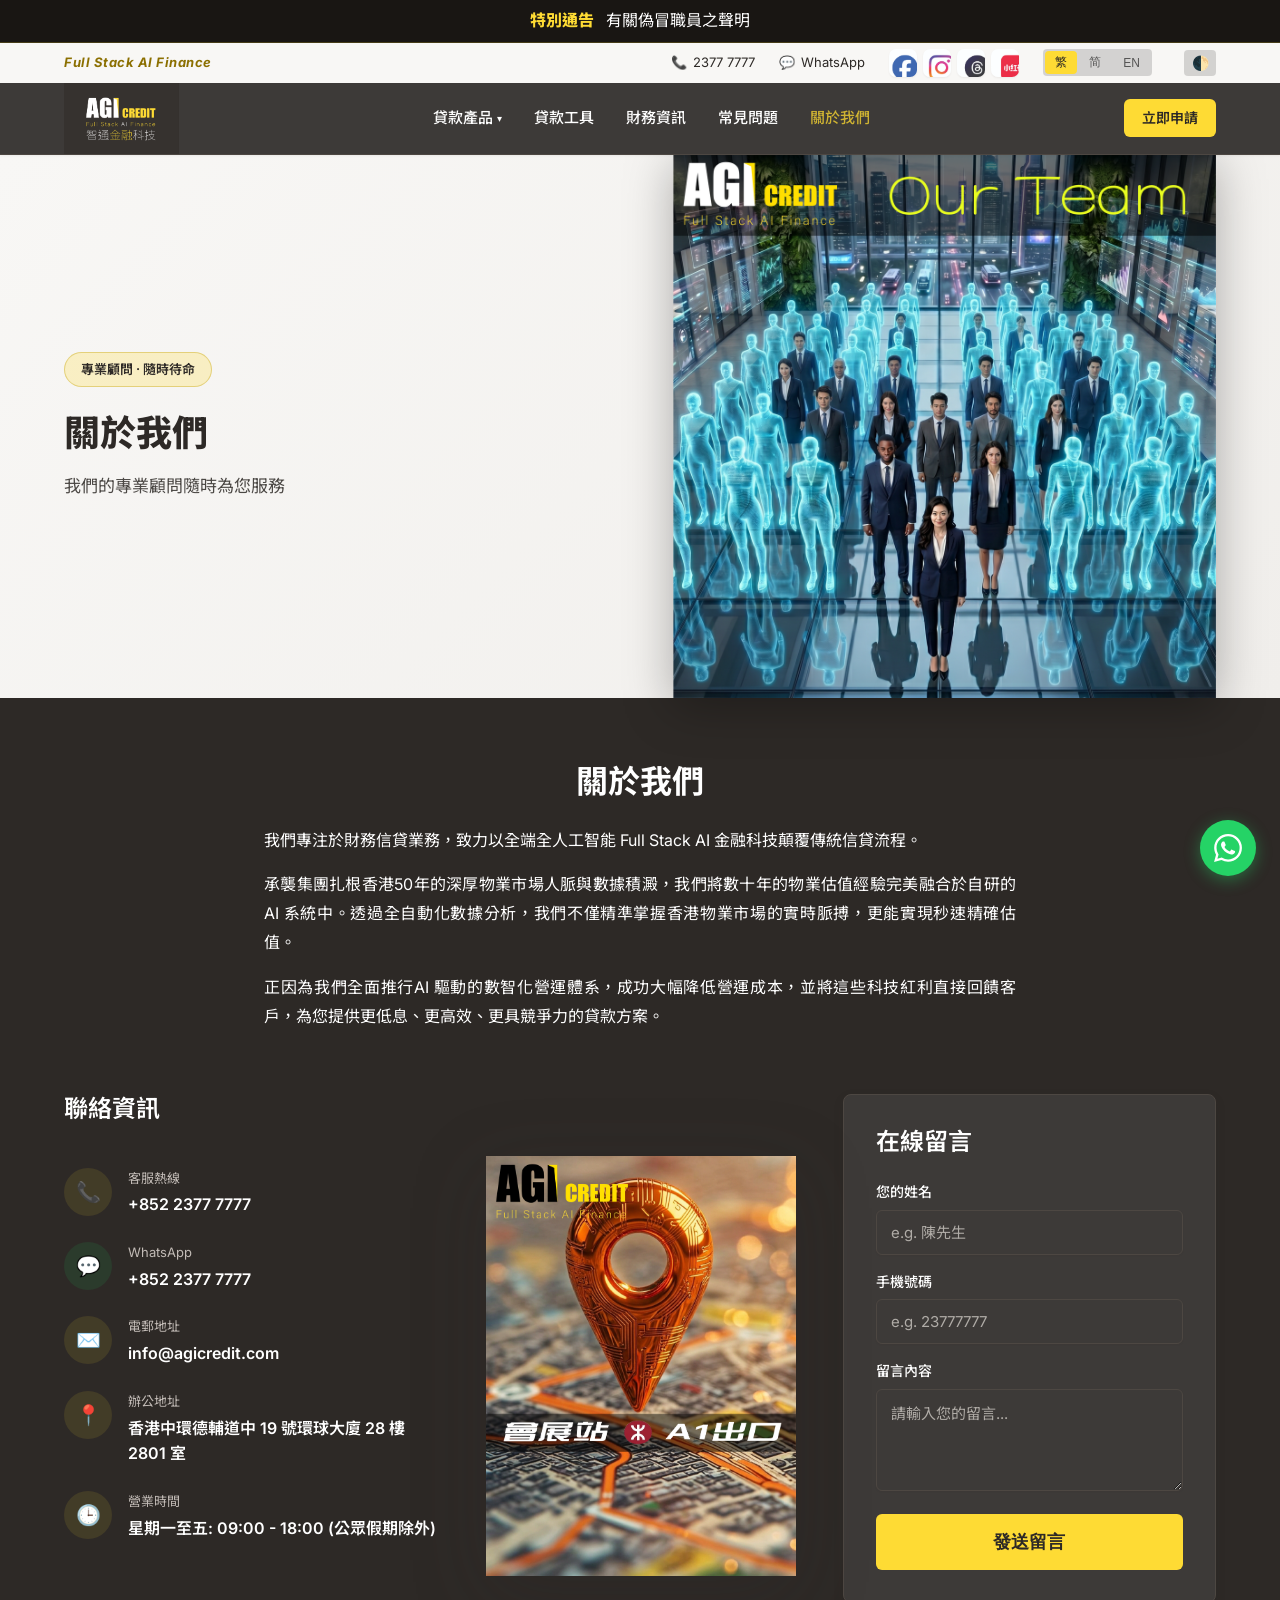
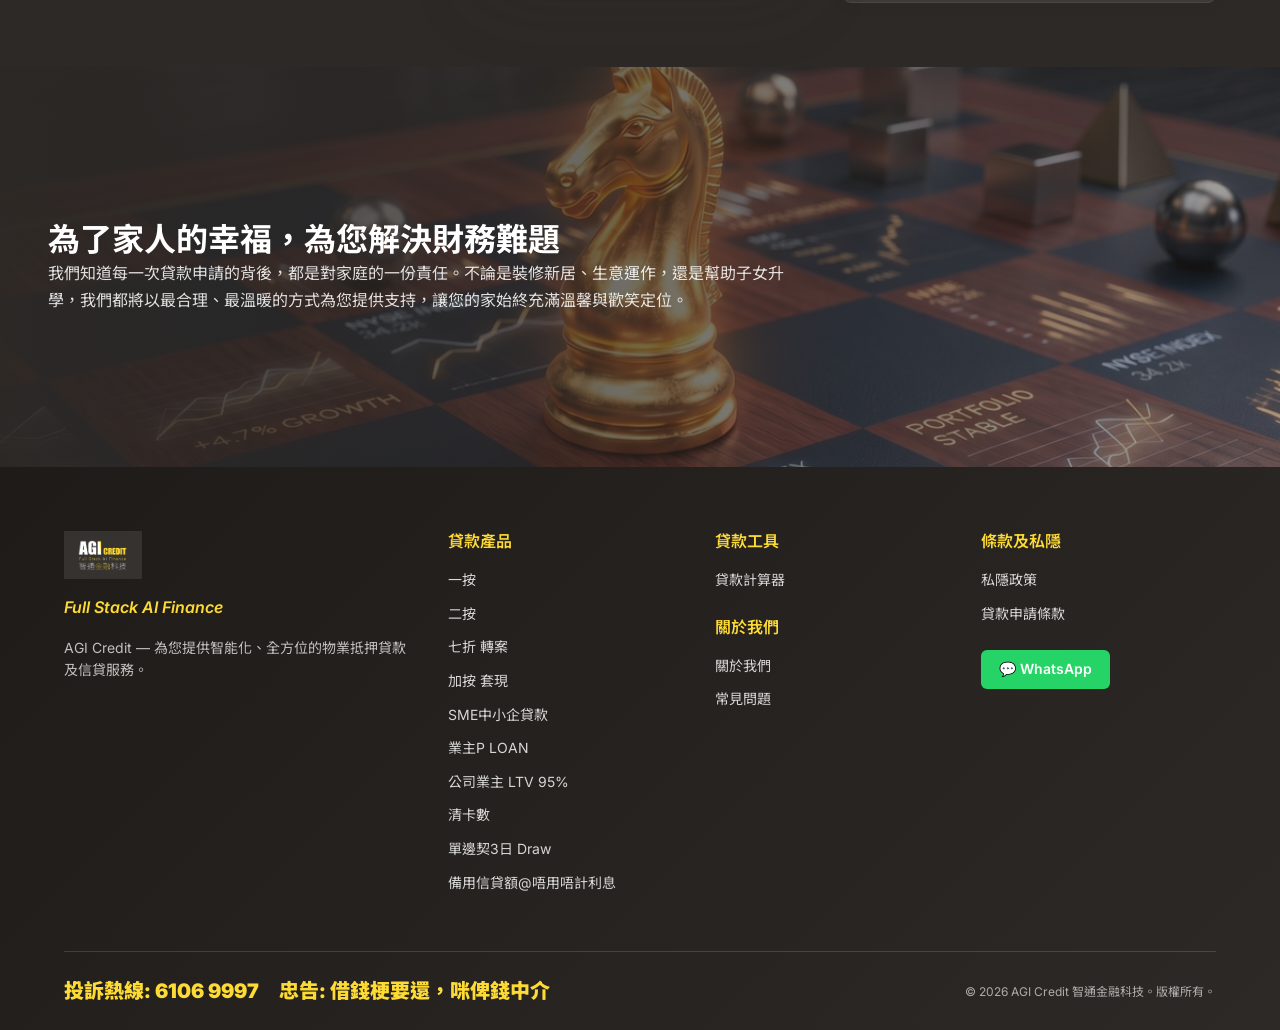
<file: static/contact.html>
<!DOCTYPE html>
<html lang="zh-Hant">
<head>
  <meta charset="UTF-8">
  <meta name="viewport" content="width=device-width, initial-scale=1.0">
  <title>AGI Credit 智通金融科技 | 關於我們</title>
  <meta name="description" content="聯絡 AGI Credit 智通金融科技。提供客戶服務熱線、WhatsApp 快捷諮詢通道、辦公室地址及營業時間。我們的專業信貸顧問隨時為您服務。">
  <meta property="og:title" content="AGI Credit 智通金融科技 | 聯絡我們">
  <meta property="og:description" content="專業顧問團隊隨時待命，為您解答任何物業贷款或私人貸款疑難。歡迎致電或在線留言。">
  <meta property="og:image" content="img/our team.png">
  <link rel="icon" href="img/logo.png" type="image/png">
  <link rel="stylesheet" href="css/style.css">
</head>
<body>

  <div class="site-notice" id="site-notice">
    <button class="site-notice__bar" type="button" aria-expanded="false">
      <strong>特別通告</strong>
      <span>有關偽冒職員之聲明</span>
    </button>
    <div class="site-notice__body">
      <div>
        <strong>特別通告</strong>
        <h2>有關偽冒職員之聲明</h2>
        <p>AGI Credit 發現近日有騙徒假冒本公司職員，並提供貸款服務。有關欺詐案件已報警跟進。AGI Credit提醒客戶，本公司只會邀請客戶到中環總行以及各據點內洽談以及遞交相關文件。客戶可於AGI Credit網頁查閱總行及各據點的地址。此外，客戶如對來電者身份有懷疑，可致電AGI Credit客戶服務熱線2377 7777核實其職員身份。客戶如有任何疑問，請致電AGI Credit客戶服務熱線2377 7777查詢。</p>
      </div>
      <button class="site-notice__close" type="button" aria-label="關閉特別通告">×</button>
    </div>
  </div>
<!-- Top Bar -->
  <div class="topbar">
    <div class="container">
      <div class="topbar__left">
        <span class="topbar__slogan">Full Stack AI Finance</span>
      </div>
      <div class="topbar__right">
        <div class="topbar__contact">
          <span>📞</span>
          <a href="tel:+85223777777">2377 7777</a>
        </div>
        <div class="topbar__contact">
          <span style="color:#25D366">💬</span>
          <a href="https://wa.me/85223777777" target="_blank">WhatsApp</a>
        </div>
        <nav class="social-links" aria-label="社交媒體">
          <a class="social-links__item social-links__item--facebook" href="https://www.facebook.com/agicredit" target="_blank" rel="noopener" aria-label="Facebook"></a>
          <a class="social-links__item social-links__item--instagram" href="https://www.instagram.com/agicredit" target="_blank" rel="noopener" aria-label="Instagram"></a>
          <a class="social-links__item social-links__item--threads" href="https://www.threads.net/@agicredit" target="_blank" rel="noopener" aria-label="Threads"></a>
          <a class="social-links__item social-links__item--rednote" href="https://www.xiaohongshu.com" target="_blank" rel="noopener" aria-label="小紅書"></a>
        </nav>
        <div class="lang-switch">
          <button class="lang-switch__btn active" data-lang="zh-hk">繁</button>
          <button class="lang-switch__btn" data-lang="zh-cn">简</button>
          <button class="lang-switch__btn" data-lang="en">EN</button>
        </div>
        <button class="theme-switch" id="theme-switch" title="切換風格">🌓</button>
      </div>
    </div>
  </div>

  <!-- Header -->
  <header class="header" id="header">
    <div class="container">
      <a href="index.html" class="header__logo">
        <img src="img/logo.png" alt="AGI Credit 智通金融科技">
      </a>
      <nav class="header__nav">
        <div class="nav__item">
          <a class="nav__link" href="#"><span data-i18n="nav.products">貸款產品</span> <span class="nav__arrow">▾</span></a>
          <div class="nav__dropdown">
            <a class="nav__dropdown-link" href="products/first-mortgage.html" data-i18n="product.first_mortgage">一按</a>
            <a class="nav__dropdown-link" href="products/second-mortgage.html" data-i18n="product.second_mortgage">二按</a>
            <a class="nav__dropdown-link" href="products/refinance.html" data-i18n="product.refinance">七折 轉案</a>
            <a class="nav__dropdown-link" href="products/equity-cashout.html" data-i18n="product.equity_cashout">加按 套現</a>
            <a class="nav__dropdown-link" href="products/sme-loan.html" data-i18n="product.sme_loan">SME中小企貸款</a>
            <a class="nav__dropdown-link" href="index.html#hero-form" data-i18n="product.owner_p_loan">業主P LOAN</a>
            <a class="nav__dropdown-link" href="products/owner-loan.html" data-i18n="product.owner_loan">公司業主 LTV 95%</a>
            <a class="nav__dropdown-link" href="index.html#hero-form" data-i18n="product.clear_card">清卡數</a>
            <a class="nav__dropdown-link" href="products/tax-loan.html" data-i18n="product.tax_loan">單邊契3日 Draw</a>
            <a class="nav__dropdown-link" href="index.html#hero-form" data-i18n="product.backup_credit">備用信貸額@唔用唔計利息</a>
          </div>
        </div>
        <div class="nav__item">
          <a class="nav__link" href="tools/calculator.html"><span data-i18n="nav.tools">貸款工具</span></a>
        </div>
        <div class="nav__item">
          <a class="nav__link" href="news.html"><span data-i18n="nav.news">財務資訊</span></a>
        </div>
        <div class="nav__item">
          <a class="nav__link" href="faq.html"><span data-i18n="nav.faq">常見問題</span></a>
        </div>
        <div class="nav__item">
          <a class="nav__link active" href="contact.html"><span data-i18n="nav.contact">聯絡我們</span></a>
        </div>
      </nav>
      <div class="header__actions">
        <a href="index.html#hero-form" class="btn btn--primary btn--sm" data-i18n="nav.apply">立即申請</a>
      </div>
      <button class="mobile-toggle" aria-label="Menu">
        <span></span><span></span><span></span>
      </button>
    </div>
  </header>

  <!-- Contact Hero -->
  <section class="product-hero">
    <div class="container">
      <div class="product-hero__content">
        <span class="hero__badge" data-i18n="contact.hero_badge">專業顧問 · 隨時待命</span>
        <h1 class="product-hero__title" data-i18n="contact.title">聯絡我們</h1>
        <p class="product-hero__desc" data-i18n="contact.subtitle">不論您有任何物業貸款、加按套現或私人週轉的疑問，我們的信貸顧問團隊都將全心全意為您解答，並提供最適合您的智能化財務方案。</p>
      </div>
      <div class="product-hero__image">
        <img src="img/our team.png" alt="顧問團隊">
      </div>
    </div>
  </section>
  <!-- About Us Section -->
  <section class="section animate-on-scroll" style="padding-bottom: 0;">
    <div class="container" style="max-width: 800px; text-align: center;">
      <h2 class="mb-lg" data-i18n="about.title">關於我們</h2>
      <p style="font-size: 16px; color: var(--color-text); line-height: 1.8; margin-bottom: var(--space-md); text-align: justify;" data-i18n="about.p1">
        我們專注於財務信貸業務，致力以全端全人工智能 Full Stack AI 金融科技顛覆傳統信貸流程。
      </p>
      <p style="font-size: 16px; color: var(--color-text); line-height: 1.8; margin-bottom: var(--space-md); text-align: justify;" data-i18n="about.p2">
        承襲集團扎根香港50年的深厚物業市場人脈與數據積澱，我們將數十年的物業估值經驗完美融合於自研的 AI 系統中。透過全自動化數據分析，我們不僅精準掌握香港物業市場的實時脈搏，更能實現秒速精確估值。
      </p>
      <p style="font-size: 16px; color: var(--color-text); line-height: 1.8; text-align: justify;" data-i18n="about.p3">
        正因為我們全面去中心化與自動化，成功大幅降低營運成本，並將這些科技紅利直接回饋客戶，為您提供更低息、更高效、更具競爭力的貸款方案。
      </p>
    </div>
  </section>

  <!-- Contact Grid -->
  <section class="section animate-on-scroll">
    <div class="container">
      <div class="contact-grid">
        <!-- Left: Info -->
        <div class="contact-info">
          <h3 class="mb-xl" data-i18n="contact.info_title">聯絡資訊</h3>

          <div class="contact-info__content">
            <div class="contact-info__details">
              <div class="contact-info__item">
                <div class="contact-info__icon">📞</div>
                <div>
                  <div class="contact-info__label" data-i18n="contact.phone">客服熱線</div>
                  <div class="contact-info__value"><a href="tel:+85223777777">+852 2377 7777</a></div>
                </div>
              </div>

              <div class="contact-info__item">
                <div class="contact-info__icon" style="background:rgba(37,211,102,0.1); color:var(--color-whatsapp);">💬</div>
                <div>
                  <div class="contact-info__label" data-i18n="contact.whatsapp">WhatsApp</div>
                  <div class="contact-info__value"><a href="https://wa.me/85223777777" target="_blank">+852 2377 7777</a></div>
                </div>
              </div>

              <div class="contact-info__item">
                <div class="contact-info__icon">✉️</div>
                <div>
                  <div class="contact-info__label" data-i18n="contact.email">電郵地址</div>
                  <div class="contact-info__value"><a href="mailto:info@agicredit.com">info@agicredit.com</a></div>
                </div>
              </div>

              <div class="contact-info__item">
                <div class="contact-info__icon">📍</div>
                <div>
                  <div class="contact-info__label" data-i18n="contact.address">辦公地址</div>
                  <div class="contact-info__value" data-i18n="contact.address_val">香港中環德輔道中 19 號環球大廈 28 樓 2801 室</div>
                </div>
              </div>

              <div class="contact-info__item">
                <div class="contact-info__icon">🕒</div>
                <div>
                  <div class="contact-info__label" data-i18n="contact.hours">營業時間</div>
                  <div class="contact-info__value" data-i18n="contact.hours_val">星期一至五: 09:00 - 18:00 (公眾假期除外)</div>
                </div>
              </div>
            </div>

            <div class="contact-info__visual">
              <img src="img/mtr.png" alt="連接城市資金脈絡">
            </div>
          </div>
        </div>

        <!-- Right: Form -->
        <div class="calculator" style="padding:var(--space-xl);">
          <h3 class="mb-lg" data-i18n="contact.form_title">在線留言</h3>
          <form id="contact-message-form">
            <div class="form-group">
              <label for="contact_name" data-i18n="contact.name">您的姓名</label>
              <input type="text" class="form-control" id="contact_name" required placeholder="e.g. 陳先生">
            </div>
            <div class="form-group">
              <label for="contact_phone" data-i18n="form.phone">手機號碼</label>
              <input type="tel" class="form-control" id="contact_phone" required placeholder="e.g. 23777777">
            </div>
            <div class="form-group">
              <label for="contact_message" data-i18n="contact.message">留言內容</label>
              <textarea class="form-control" id="contact_message" rows="4" required placeholder="請輸入您的留言..." style="resize:vertical;"></textarea>
            </div>
            <button type="submit" class="btn btn--primary btn--block btn--lg" data-i18n="contact.send">發送留言</button>
          </form>
        </div>
      </div>
    </div>
  </section>

  <!-- Image Section -->
  <section class="section section--alt animate-on-scroll" style="padding: 0;">
    <div style="position:relative; height:400px; overflow:hidden;">
      <img src="img/wife.png" alt="溫馨家庭" style="width:100%; height:100%; object-fit:cover;">
      <div style="position:absolute; inset:0; background:linear-gradient(to right, rgba(45,41,38,0.95) 0%, rgba(45,41,38,0.4) 100%); display:flex; align-items:center;">
        <div class="container" style="color:white; max-width:800px; margin-left: var(--container-padding);">
          <h2 class="mb-md" data-i18n="contact.family_title">為了家人的幸福，為您解決財務難題</h2>
          <p class="text-secondary" style="color:rgba(255,255,255,0.85); line-height:1.7;" data-i18n="contact.family_desc">我們知道每一次貸款申請的背後，都是對家庭的一份責任。不論是裝修新居、生意運作，還是幫助子女升學，我們都將以最合理、最溫暖的方式為您提供支持，讓您的家始終充滿溫馨與歡笑。</p>
        </div>
      </div>
    </div>
  </section>

  <!-- Footer -->
  <footer class="footer">
    <div class="container">
      <div class="footer__grid">
        <div class="footer__brand">
          <img src="img/logo.png" alt="AGI Credit">
          <div class="footer__slogan">Full Stack AI Finance</div>
          <p class="footer__desc">AGI Credit — 為您提供智能化、全方位的物業抵押貸款及信貸服務。</p>
        </div>
        <div>
          <h4 class="footer__heading" data-i18n="footer.products">貸款產品</h4>
          <ul class="footer__links">
            <li><a href="products/first-mortgage.html" data-i18n="product.first_mortgage">一按</a></li>
            <li><a href="products/second-mortgage.html" data-i18n="product.second_mortgage">二按</a></li>
            <li><a href="products/refinance.html" data-i18n="product.refinance">七折 轉案</a></li>
            <li><a href="products/equity-cashout.html" data-i18n="product.equity_cashout">加按 套現</a></li>
            <li><a href="products/sme-loan.html" data-i18n="product.sme_loan">SME中小企貸款</a></li>
            <li><a href="index.html#hero-form" data-i18n="product.owner_p_loan">業主P LOAN</a></li>
            <li><a href="products/owner-loan.html" data-i18n="product.owner_loan">公司業主 LTV 95%</a></li>
            <li><a href="index.html#hero-form" data-i18n="product.clear_card">清卡數</a></li>
            <li><a href="products/tax-loan.html" data-i18n="product.tax_loan">單邊契3日 Draw</a></li>
            <li><a href="index.html#hero-form" data-i18n="product.backup_credit">備用信貸額@唔用唔計利息</a></li>
          </ul>
        </div>
        <div>
          <h4 class="footer__heading" data-i18n="footer.tools">貸款工具</h4>
          <ul class="footer__links">
            <li><a href="tools/calculator.html" data-i18n="tool.calculator">貸款計算器</a></li>
          </ul>
          <h4 class="footer__heading mt-lg" data-i18n="footer.about">關於我們</h4>
          <ul class="footer__links">
            <li><a href="contact.html" data-i18n="footer.contact">聯絡我們</a></li>
            <li><a href="faq.html" data-i18n="nav.faq">常見問題</a></li>
          </ul>
        </div>
        <div>
          <h4 class="footer__heading" data-i18n="footer.terms">條款及私隱</h4>
          <ul class="footer__links">
            <li><a href="terms.html">私隱政策</a></li>
            <li><a href="terms.html">貸款申請條款</a></li>
          </ul>
          <div class="mt-lg">
            <a href="https://wa.me/85223777777" target="_blank" class="btn btn--whatsapp btn--sm">💬 WhatsApp</a>
          </div>
        </div>
      </div>
      <div class="footer__bottom">
        <p class="footer__disclaimer" data-i18n="footer.disclaimer">投訴熱線: 6106 9997　忠告: 借錢梗要還，咪俾錢中介</p>
        <p data-i18n="footer.copyright">© 2026 AGI Credit 智通金融科技。版權所有。</p>
      </div>
    </div>
  </footer>

  <!-- WhatsApp Float -->
  <a href="https://wa.me/85223777777" target="_blank" class="whatsapp-float" title="WhatsApp">
    <svg viewBox="0 0 24 24"><path d="M17.472 14.382c-.297-.149-1.758-.867-2.03-.967-.273-.099-.471-.148-.67.15-.197.297-.767.966-.94 1.164-.173.199-.347.223-.644.075-.297-.15-1.255-.463-2.39-1.475-.883-.788-1.48-1.761-1.653-2.059-.173-.297-.018-.458.13-.606.134-.133.298-.347.446-.52.149-.174.198-.298.298-.497.099-.198.05-.371-.025-.52-.075-.149-.669-1.612-.916-2.207-.242-.579-.487-.5-.669-.51-.173-.008-.371-.01-.57-.01-.198 0-.52.074-.792.372-.272.297-1.04 1.016-1.04 2.479 0 1.462 1.065 2.875 1.213 3.074.149.198 2.096 3.2 5.077 4.487.709.306 1.262.489 1.694.625.712.227 1.36.195 1.871.118.571-.085 1.758-.719 2.006-1.413.248-.694.248-1.289.173-1.413-.074-.124-.272-.198-.57-.347m-5.421 7.403h-.004a9.87 9.87 0 01-5.031-1.378l-.361-.214-3.741.982.998-3.648-.235-.374a9.86 9.86 0 01-1.51-5.26c.001-5.45 4.436-9.884 9.888-9.884 2.64 0 5.122 1.03 6.988 2.898a9.825 9.825 0 012.893 6.994c-.003 5.45-4.437 9.884-9.885 9.884m8.413-18.297A11.815 11.815 0 0012.05 0C5.495 0 .16 5.335.157 11.892c0 2.096.547 4.142 1.588 5.945L.057 24l6.305-1.654a11.882 11.882 0 005.683 1.448h.005c6.554 0 11.89-5.335 11.893-11.893a11.821 11.821 0 00-3.48-8.413z"/></svg>
  </a>

  <!-- Mobile Bottom Bar -->
  <div class="mobile-bottom-bar">
    <a href="tel:+85223777777">📞 致電</a>
    <a href="https://wa.me/85223777777" class="btn--whatsapp">💬 WhatsApp</a>
    <a href="index.html#hero-form" class="btn--primary" data-i18n="nav.apply">立即申請</a>
  </div>

  <!-- Success Modal -->
  <div class="modal-overlay" id="success-modal">
    <div class="modal">
      <div class="modal__icon">✅</div>
      <h3 class="modal__title" data-i18n="modal.success_title">申請已提交！</h3>
      <p class="modal__text" data-i18n="modal.success_text">我們的客戶經理將在15分鐘內透過電話或WhatsApp與您聯繫。</p>
      <button class="btn btn--primary" onclick="closeModal()" data-i18n="modal.ok">確認</button>
    </div>
  </div>

  <script src="js/main.js"></script>
  <script>
    // Tiny self-contained handler for contact form
    document.getElementById('contact-message-form')?.addEventListener('submit', function(e) {
      e.preventDefault();
      const name = document.getElementById('contact_name').value;
      const phone = document.getElementById('contact_phone').value;
      const msg = document.getElementById('contact_message').value;
      console.log('Contact message submitted:', { name, phone, msg });
      
      // Show success modal (use translation if available, otherwise default)
      const successTitle = (typeof t === 'function') ? t('modal.success_title') : '留言已成功發送！';
      const successText = (typeof t === 'function') ? t('modal.success_text') : '我們的團隊將盡快與您取得聯繫。';
      
      showModal(successTitle, successText);
      this.reset();
    });
  </script>
</body>
</html>
</file>
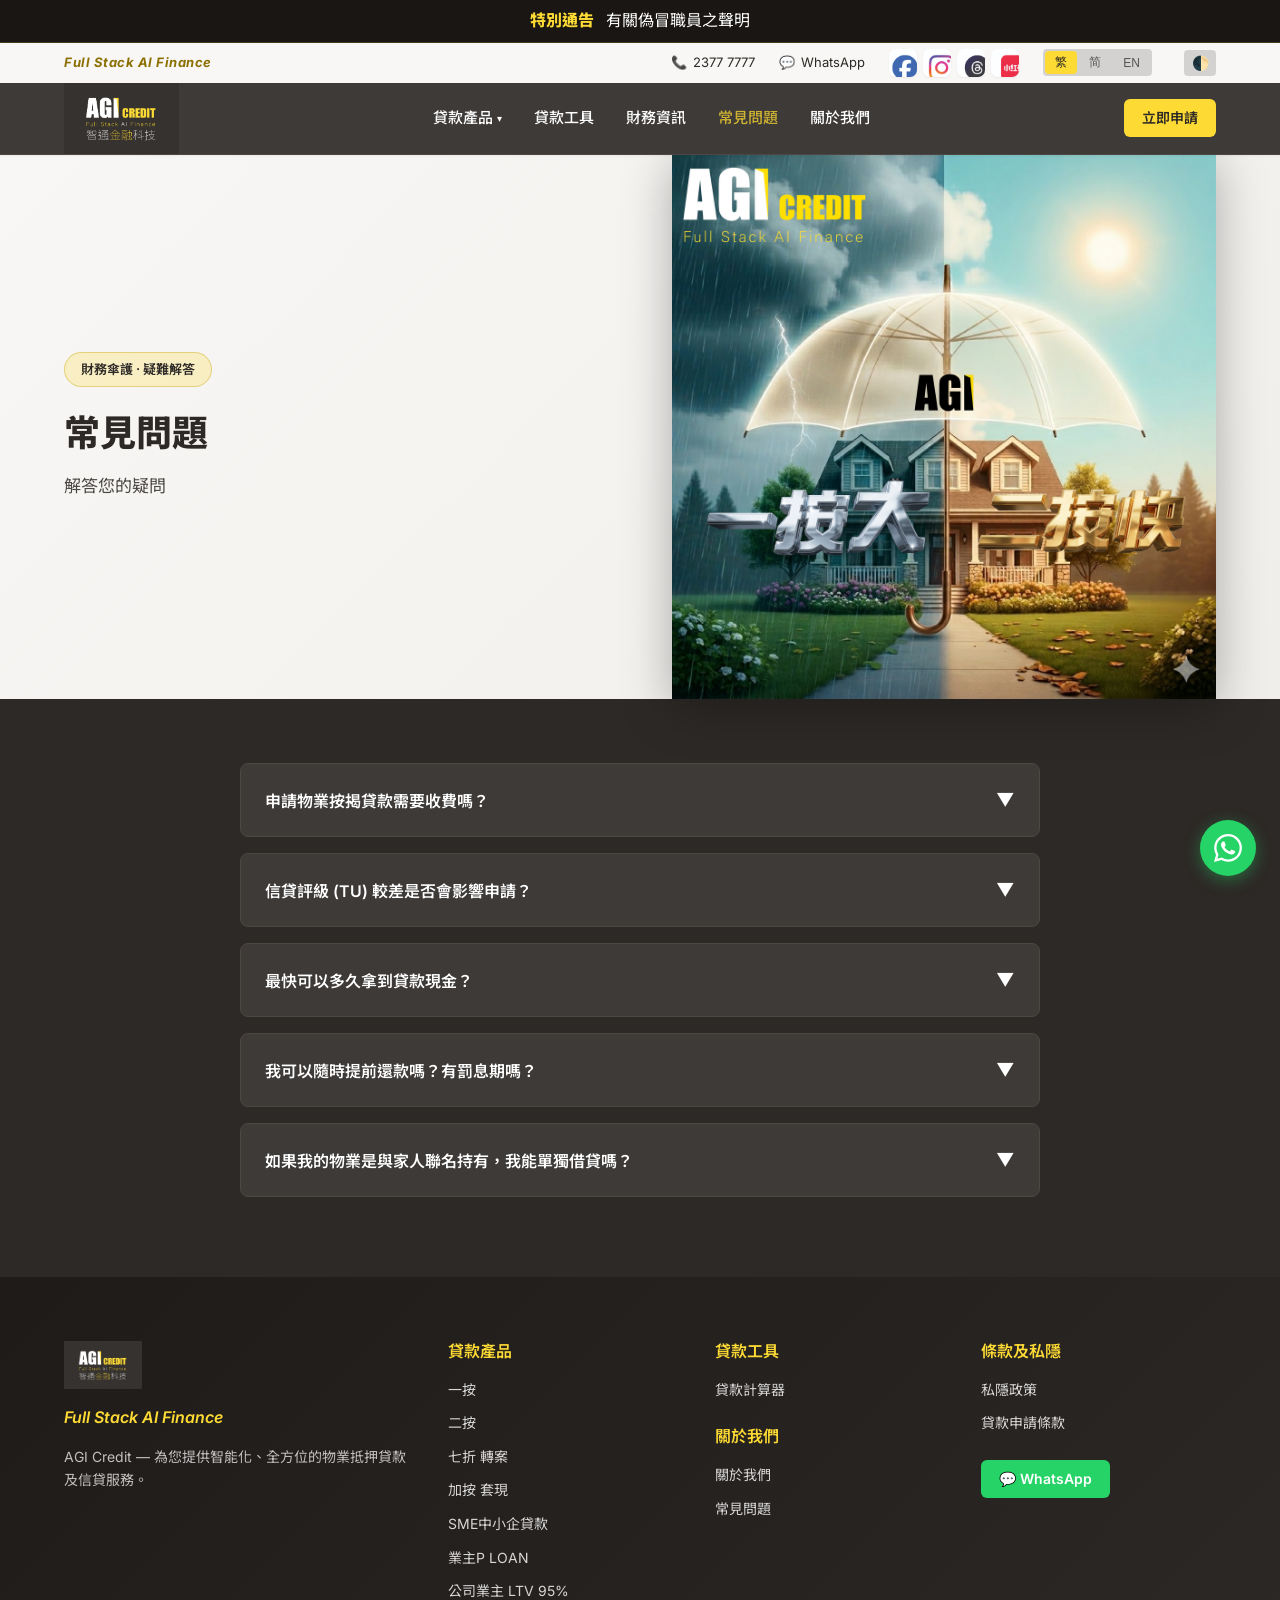
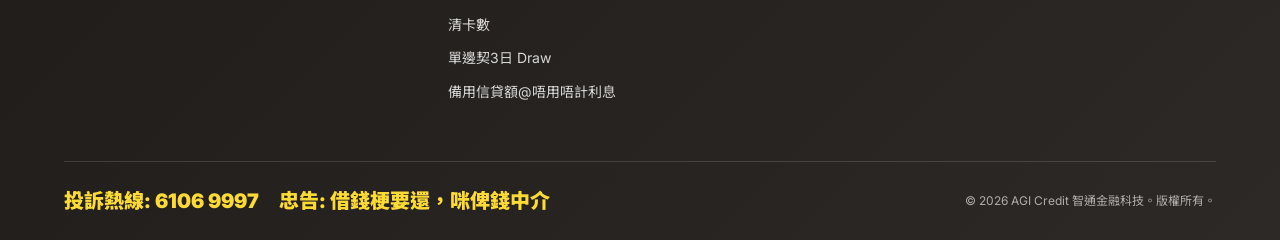
<file: static/faq.html>
<!DOCTYPE html>
<html lang="zh-Hant">
<head>
  <meta charset="UTF-8">
  <meta name="viewport" content="width=device-width, initial-scale=1.0">
  <title>AGI Credit 智通金融科技 | 常見問題解答 (FAQ)</title>
  <meta name="description" content="瀏覽 AGI Credit 智通金融科技常見問題解答。為您解答關於物業按揭、二按手續、息率計算、還款期、所需文件以及極速放款的相關疑問。">
  <meta property="og:title" content="AGI Credit 智通金融科技 | 常見問題解答 (FAQ)">
  <meta property="og:description" content="解答您的所有借貸疑問，涵蓋一按二按、公司貸款及業主私人貸。">
  <meta property="og:image" content="img/umberlla.png">
  <link rel="icon" href="img/logo.png" type="image/png">
  <link rel="stylesheet" href="css/style.css">
</head>
<body>

  <div class="site-notice" id="site-notice">
    <button class="site-notice__bar" type="button" aria-expanded="false">
      <strong>特別通告</strong>
      <span>有關偽冒職員之聲明</span>
    </button>
    <div class="site-notice__body">
      <div>
        <strong>特別通告</strong>
        <h2>有關偽冒職員之聲明</h2>
        <p>AGI Credit 發現近日有騙徒假冒本公司職員，並提供貸款服務。有關欺詐案件已報警跟進。AGI Credit提醒客戶，本公司只會邀請客戶到中環總行以及各據點內洽談以及遞交相關文件。客戶可於AGI Credit網頁查閱總行及各據點的地址。此外，客戶如對來電者身份有懷疑，可致電AGI Credit客戶服務熱線2377 7777核實其職員身份。客戶如有任何疑問，請致電AGI Credit客戶服務熱線2377 7777查詢。</p>
      </div>
      <button class="site-notice__close" type="button" aria-label="關閉特別通告">×</button>
    </div>
  </div>
<!-- Top Bar -->
  <div class="topbar">
    <div class="container">
      <div class="topbar__left">
        <span class="topbar__slogan">Full Stack AI Finance</span>
      </div>
      <div class="topbar__right">
        <div class="topbar__contact">
          <span>📞</span>
          <a href="tel:+85223777777">2377 7777</a>
        </div>
        <div class="topbar__contact">
          <span style="color:#25D366">💬</span>
          <a href="https://wa.me/85223777777" target="_blank">WhatsApp</a>
        </div>
        <nav class="social-links" aria-label="社交媒體">
          <a class="social-links__item social-links__item--facebook" href="https://www.facebook.com/agicredit" target="_blank" rel="noopener" aria-label="Facebook"></a>
          <a class="social-links__item social-links__item--instagram" href="https://www.instagram.com/agicredit" target="_blank" rel="noopener" aria-label="Instagram"></a>
          <a class="social-links__item social-links__item--threads" href="https://www.threads.net/@agicredit" target="_blank" rel="noopener" aria-label="Threads"></a>
          <a class="social-links__item social-links__item--rednote" href="https://www.xiaohongshu.com" target="_blank" rel="noopener" aria-label="小紅書"></a>
        </nav>
        <div class="lang-switch">
          <button class="lang-switch__btn active" data-lang="zh-hk">繁</button>
          <button class="lang-switch__btn" data-lang="zh-cn">简</button>
          <button class="lang-switch__btn" data-lang="en">EN</button>
        </div>
        <button class="theme-switch" id="theme-switch" title="切換風格">🌓</button>
      </div>
    </div>
  </div>

  <!-- Header -->
  <header class="header" id="header">
    <div class="container">
      <a href="index.html" class="header__logo">
        <img src="img/logo.png" alt="AGI Credit 智通金融科技">
      </a>
      <nav class="header__nav">
        <div class="nav__item">
          <a class="nav__link" href="#"><span data-i18n="nav.products">貸款產品</span> <span class="nav__arrow">▾</span></a>
          <div class="nav__dropdown">
            <a class="nav__dropdown-link" href="products/first-mortgage.html" data-i18n="product.first_mortgage">一按</a>
            <a class="nav__dropdown-link" href="products/second-mortgage.html" data-i18n="product.second_mortgage">二按</a>
            <a class="nav__dropdown-link" href="products/refinance.html" data-i18n="product.refinance">七折 轉案</a>
            <a class="nav__dropdown-link" href="products/equity-cashout.html" data-i18n="product.equity_cashout">加按 套現</a>
            <a class="nav__dropdown-link" href="products/sme-loan.html" data-i18n="product.sme_loan">SME中小企貸款</a>
            <a class="nav__dropdown-link" href="index.html#hero-form" data-i18n="product.owner_p_loan">業主P LOAN</a>
            <a class="nav__dropdown-link" href="products/owner-loan.html" data-i18n="product.owner_loan">公司業主 LTV 95%</a>
            <a class="nav__dropdown-link" href="index.html#hero-form" data-i18n="product.clear_card">清卡數</a>
            <a class="nav__dropdown-link" href="products/tax-loan.html" data-i18n="product.tax_loan">單邊契3日 Draw</a>
            <a class="nav__dropdown-link" href="index.html#hero-form" data-i18n="product.backup_credit">備用信貸額@唔用唔計利息</a>
          </div>
        </div>
        <div class="nav__item">
          <a class="nav__link" href="tools/calculator.html"><span data-i18n="nav.tools">貸款工具</span></a>
        </div>
        <div class="nav__item">
          <a class="nav__link" href="news.html"><span data-i18n="nav.news">財務資訊</span></a>
        </div>
        <div class="nav__item">
          <a class="nav__link active" href="faq.html"><span data-i18n="nav.faq">常見問題</span></a>
        </div>
        <div class="nav__item">
          <a class="nav__link" href="contact.html"><span data-i18n="nav.contact">聯絡我們</span></a>
        </div>
      </nav>
      <div class="header__actions">
        <a href="index.html#hero-form" class="btn btn--primary btn--sm" data-i18n="nav.apply">立即申請</a>
      </div>
      <button class="mobile-toggle" aria-label="Menu">
        <span></span><span></span><span></span>
      </button>
    </div>
  </header>

  <!-- FAQ Hero -->
  <section class="product-hero">
    <div class="container">
      <div class="product-hero__content">
        <span class="hero__badge" data-i18n="faq.hero_badge">財務傘護 · 疑難解答</span>
        <h1 class="product-hero__title" data-i18n="faq.title">常見問題</h1>
        <p class="product-hero__desc" data-i18n="faq.subtitle">我們為您整理了最常見的物業借貸及私人信貸疑問。我們的專業顧問隨時準備為您的財務安全撐起保護傘，消除您的後顧之憂。</p>
      </div>
      <div class="product-hero__image">
        <img src="img/umberlla.png" alt="安全保護">
      </div>
    </div>
  </section>

  <!-- FAQ List Accordion -->
  <section class="section animate-on-scroll">
    <div class="container">
      <div class="faq-list">
        <!-- Q1 -->
        <div class="faq-item">
          <button class="faq-item__question">
            <span data-i18n="faq.q1">申請物業按揭貸款需要收費嗎？</span>
            <span class="faq-item__arrow">▼</span>
          </button>
          <div class="faq-item__answer">
            <div class="faq-item__answer-content" data-i18n="faq.a1">
              我們所有的諮詢、物業估價及申請評估服務都是完全免費的。如果您的貸款沒有獲批或最終沒有簽署合同，我們不會收取任何費用。在合同簽署前，我們也會向您明示所有利息及相關手續費用，保證透明。
            </div>
          </div>
        </div>
        <!-- Q2 -->
        <div class="faq-item">
          <button class="faq-item__question">
            <span data-i18n="faq.q2">信貸評級 (TU) 較差是否會影響申請？</span>
            <span class="faq-item__arrow">▼</span>
          </button>
          <div class="faq-item__answer">
            <div class="faq-item__answer-content" data-i18n="faq.a2">
              與傳統銀行不同，我們作為持牌非銀行金融機構，擁有靈活的 AI 審批機制。我們不單看您的 TU 信貸評級，更關注您目前的物業剩餘價值以及實際還款能力。因此，即使 TU 評級不佳，您依然有極大機會獲得批核。
            </div>
          </div>
        </div>
        <!-- Q3 -->
        <div class="faq-item">
          <button class="faq-item__question">
            <span data-i18n="faq.q3">最快可以多久拿到貸款現金？</span>
            <span class="faq-item__arrow">▼</span>
          </button>
          <div class="faq-item__answer">
            <div class="faq-item__answer-content" data-i18n="faq.a3">
              在您提交齊全的申請文件（身份證、樓契/按揭供款記錄、流水賬單等）後，我們的 AI 評估系統最快能在 15 分鐘之內給出初步批核額度及利率。在雙方簽署法律文件並完成必要手續後，貸款最快可於 24 小時內過數至您的賬戶。
            </div>
          </div>
        </div>
        <!-- Q4 -->
        <div class="faq-item">
          <button class="faq-item__question">
            <span data-i18n="faq.q4">我可以隨時提前還款嗎？有罰息期嗎？</span>
            <span class="faq-item__arrow">▼</span>
          </button>
          <div class="faq-item__answer">
            <div class="faq-item__answer-content" data-i18n="faq.a4">
              可以。我們提供高度彈性的還款計劃。在合約規定的框架內，您可隨時申請提前部分或全部還款。我們不設苛刻的罰息條款，詳細的提前還款細則會在簽署合約前向您逐一解釋清楚。
            </div>
          </div>
        </div>
        <!-- Q5 -->
        <div class="faq-item">
          <button class="faq-item__question">
            <span data-i18n="faq.q5">如果我的物業是與家人聯名持有，我能單獨借貸嗎？</span>
            <span class="faq-item__arrow">▼</span>
          </button>
          <div class="faq-item__answer">
            <div class="faq-item__answer-content" data-i18n="faq.a5">
              如果您申請的是「公司業主 LTV 95%」這類私人貸款，只要您能證明物業所有權，即可由您個人單獨申請，無須聯名持有人簽署。但如果您申請的是大額「物業一按或二按」抵押貸款，由於需要辦理合規的物業權益登記，通常需要所有聯名持有人共同出席並簽署相關文件。
            </div>
          </div>
        </div>
      </div>
    </div>
  </section>

  <!-- Footer -->
  <footer class="footer">
    <div class="container">
      <div class="footer__grid">
        <div class="footer__brand">
          <img src="img/logo.png" alt="AGI Credit">
          <div class="footer__slogan">Full Stack AI Finance</div>
          <p class="footer__desc">AGI Credit — 為您提供智能化、全方位的物業抵押貸款及信貸服務。</p>
        </div>
        <div>
          <h4 class="footer__heading" data-i18n="footer.products">貸款產品</h4>
          <ul class="footer__links">
            <li><a href="products/first-mortgage.html" data-i18n="product.first_mortgage">一按</a></li>
            <li><a href="products/second-mortgage.html" data-i18n="product.second_mortgage">二按</a></li>
            <li><a href="products/refinance.html" data-i18n="product.refinance">七折 轉案</a></li>
            <li><a href="products/equity-cashout.html" data-i18n="product.equity_cashout">加按 套現</a></li>
            <li><a href="products/sme-loan.html" data-i18n="product.sme_loan">SME中小企貸款</a></li>
            <li><a href="index.html#hero-form" data-i18n="product.owner_p_loan">業主P LOAN</a></li>
            <li><a href="products/owner-loan.html" data-i18n="product.owner_loan">公司業主 LTV 95%</a></li>
            <li><a href="index.html#hero-form" data-i18n="product.clear_card">清卡數</a></li>
            <li><a href="products/tax-loan.html" data-i18n="product.tax_loan">單邊契3日 Draw</a></li>
            <li><a href="index.html#hero-form" data-i18n="product.backup_credit">備用信貸額@唔用唔計利息</a></li>
          </ul>
        </div>
        <div>
          <h4 class="footer__heading" data-i18n="footer.tools">貸款工具</h4>
          <ul class="footer__links">
            <li><a href="tools/calculator.html" data-i18n="tool.calculator">貸款計算器</a></li>
          </ul>
          <h4 class="footer__heading mt-lg" data-i18n="footer.about">關於我們</h4>
          <ul class="footer__links">
            <li><a href="contact.html" data-i18n="footer.contact">聯絡我們</a></li>
            <li><a href="faq.html" data-i18n="nav.faq">常見問題</a></li>
          </ul>
        </div>
        <div>
          <h4 class="footer__heading" data-i18n="footer.terms">條款及私隱</h4>
          <ul class="footer__links">
            <li><a href="terms.html">私隱政策</a></li>
            <li><a href="terms.html">貸款申請條款</a></li>
          </ul>
          <div class="mt-lg">
            <a href="https://wa.me/85223777777" target="_blank" class="btn btn--whatsapp btn--sm">💬 WhatsApp</a>
          </div>
        </div>
      </div>
      <div class="footer__bottom">
        <p class="footer__disclaimer" data-i18n="footer.disclaimer">投訴熱線: 6106 9997　忠告: 借錢梗要還，咪俾錢中介</p>
        <p data-i18n="footer.copyright">© 2026 AGI Credit 智通金融科技。版權所有。</p>
      </div>
    </div>
  </footer>

  <!-- WhatsApp Float -->
  <a href="https://wa.me/85223777777" target="_blank" class="whatsapp-float" title="WhatsApp">
    <svg viewBox="0 0 24 24"><path d="M17.472 14.382c-.297-.149-1.758-.867-2.03-.967-.273-.099-.471-.148-.67.15-.197.297-.767.966-.94 1.164-.173.199-.347.223-.644.075-.297-.15-1.255-.463-2.39-1.475-.883-.788-1.48-1.761-1.653-2.059-.173-.297-.018-.458.13-.606.134-.133.298-.347.446-.52.149-.174.198-.298.298-.497.099-.198.05-.371-.025-.52-.075-.149-.669-1.612-.916-2.207-.242-.579-.487-.5-.669-.51-.173-.008-.371-.01-.57-.01-.198 0-.52.074-.792.372-.272.297-1.04 1.016-1.04 2.479 0 1.462 1.065 2.875 1.213 3.074.149.198 2.096 3.2 5.077 4.487.709.306 1.262.489 1.694.625.712.227 1.36.195 1.871.118.571-.085 1.758-.719 2.006-1.413.248-.694.248-1.289.173-1.413-.074-.124-.272-.198-.57-.347m-5.421 7.403h-.004a9.87 9.87 0 01-5.031-1.378l-.361-.214-3.741.982.998-3.648-.235-.374a9.86 9.86 0 01-1.51-5.26c.001-5.45 4.436-9.884 9.888-9.884 2.64 0 5.122 1.03 6.988 2.898a9.825 9.825 0 012.893 6.994c-.003 5.45-4.437 9.884-9.885 9.884m8.413-18.297A11.815 11.815 0 0012.05 0C5.495 0 .16 5.335.157 11.892c0 2.096.547 4.142 1.588 5.945L.057 24l6.305-1.654a11.882 11.882 0 005.683 1.448h.005c6.554 0 11.89-5.335 11.893-11.893a11.821 11.821 0 00-3.48-8.413z"/></svg>
  </a>

  <!-- Mobile Bottom Bar -->
  <div class="mobile-bottom-bar">
    <a href="tel:+85223777777">📞 致電</a>
    <a href="https://wa.me/85223777777" class="btn--whatsapp">💬 WhatsApp</a>
    <a href="index.html#hero-form" class="btn--primary" data-i18n="nav.apply">立即申請</a>
  </div>

  <!-- Success Modal -->
  <div class="modal-overlay" id="success-modal">
    <div class="modal">
      <div class="modal__icon">✅</div>
      <h3 class="modal__title" data-i18n="modal.success_title">申請已提交！</h3>
      <p class="modal__text" data-i18n="modal.success_text">我們的客戶經理將在15分鐘內透過電話或WhatsApp與您聯繫。</p>
      <button class="btn btn--primary" onclick="closeModal()" data-i18n="modal.ok">確認</button>
    </div>
  </div>

  <script src="js/main.js"></script>
</body>
</html>
</file>
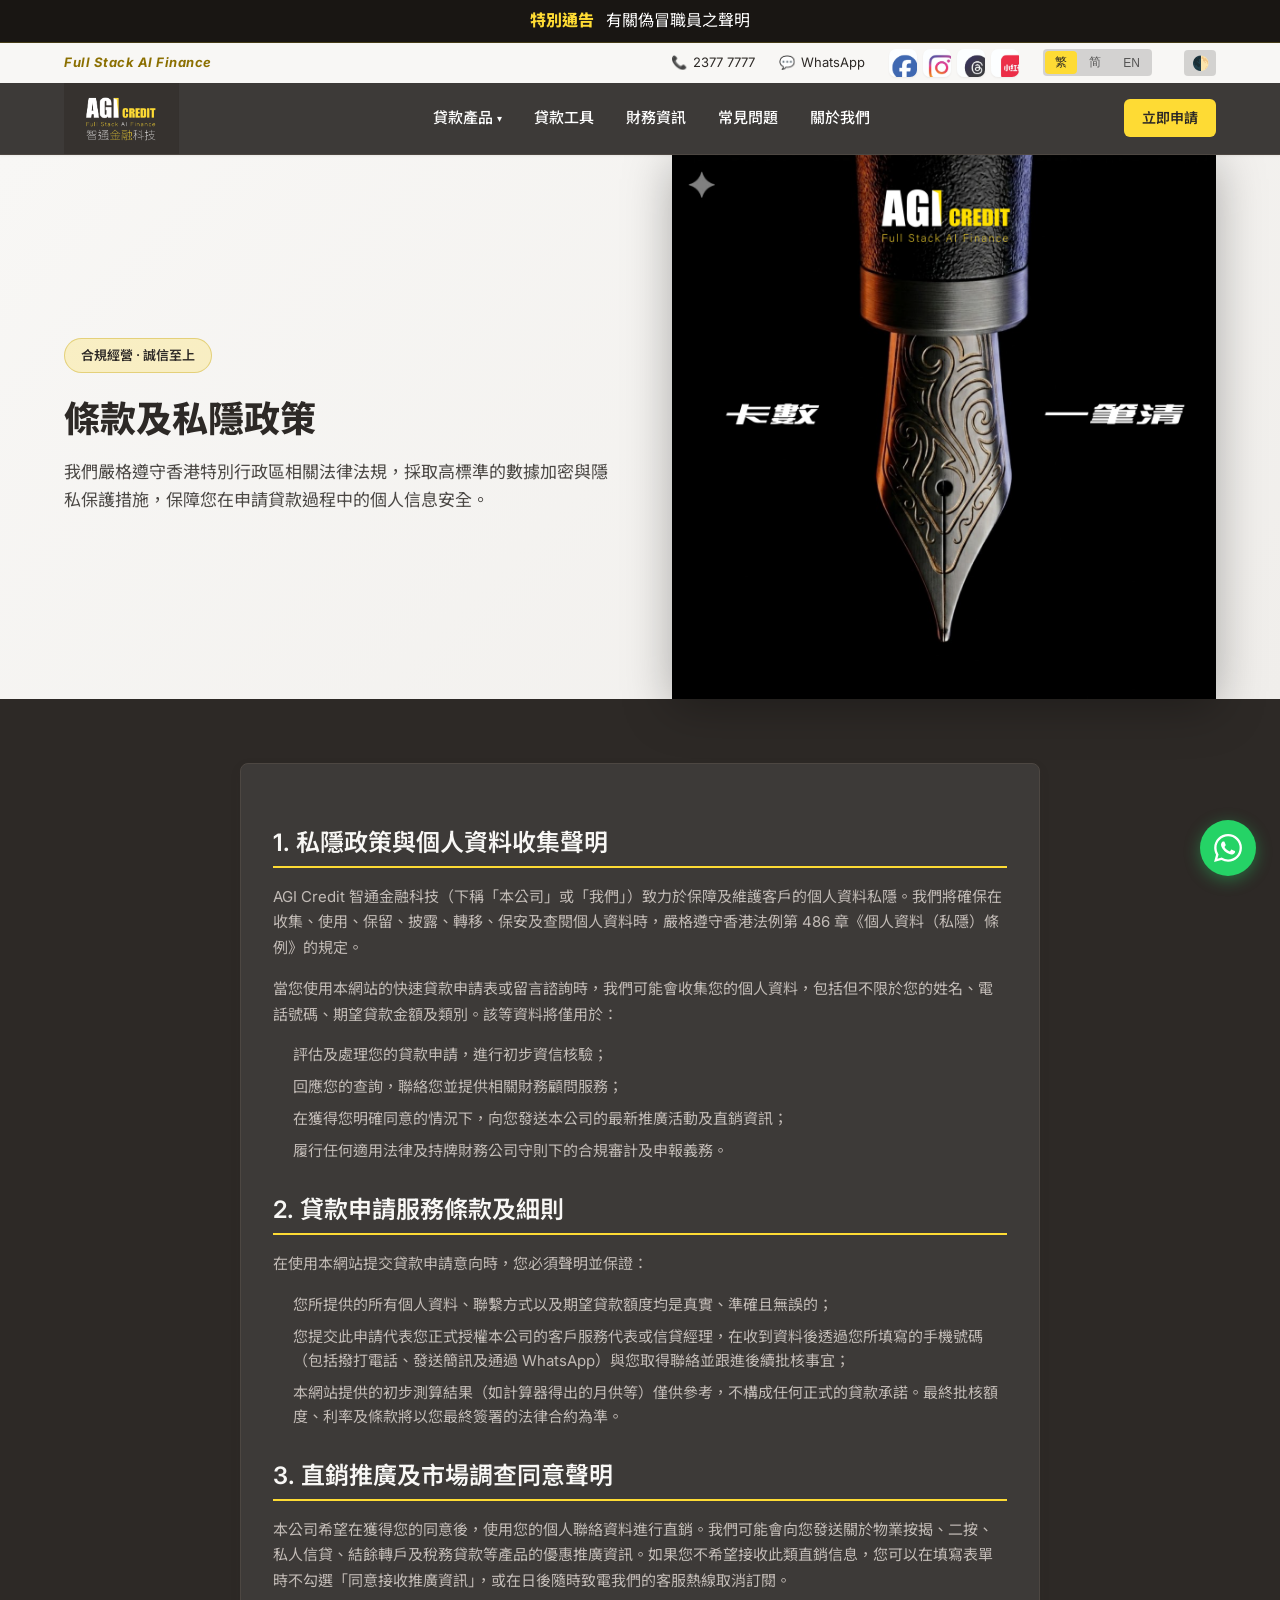
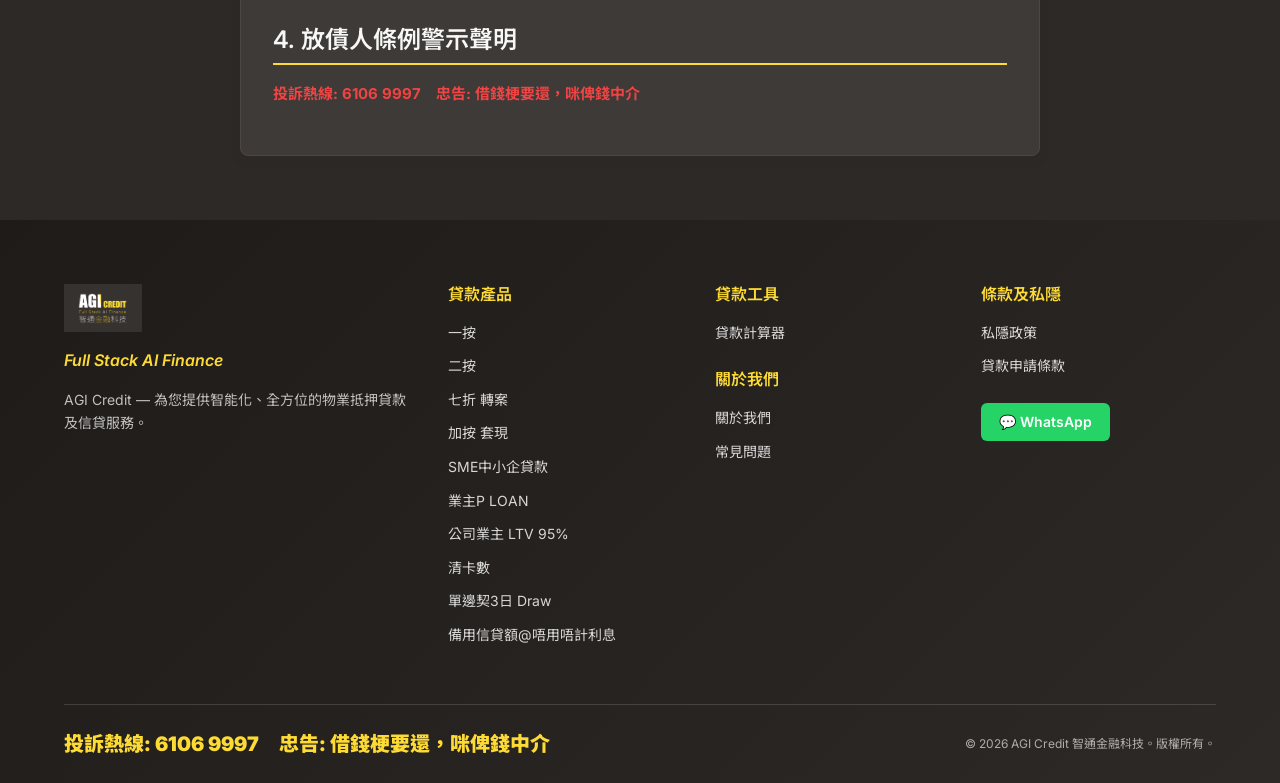
<file: static/terms.html>
<!DOCTYPE html>
<html lang="zh-Hant">
<head>
  <meta charset="UTF-8">
  <meta name="viewport" content="width=device-width, initial-scale=1.0">
  <title>AGI Credit 智通金融科技 | 條款及細則與私隱政策</title>
  <meta name="description" content="閱讀 AGI Credit 智通金融科技的條款及細則與私隱政策聲明。瞭解我們如何安全處理、合規保護您的個人及物業貸款數據。">
  <meta property="og:title" content="AGI Credit 智通金融科技 | 條款及細則與私隱政策">
  <meta property="og:description" content="合規誠信，隱私有障。詳細閱讀我們的貸款申請條款與個人資料收集聲明。">
  <meta property="og:image" content="img/pen.png">
  <link rel="icon" href="img/logo.png" type="image/png">
  <link rel="stylesheet" href="css/style.css">
  <style>
    .terms-content {
      max-width: 800px;
      margin: 0 auto;
      background: var(--color-surface);
      padding: var(--space-xl);
      border-radius: var(--radius-lg);
      border: 1px solid var(--color-border);
      box-shadow: var(--shadow-md);
    }
    .terms-content h3 {
      border-bottom: 2px solid var(--color-accent);
      padding-bottom: 8px;
      margin-top: var(--space-xl);
      margin-bottom: var(--space-md);
      color: var(--color-primary);
    }
    .terms-content p {
      margin-bottom: var(--space-md);
      color: var(--color-text-secondary);
      line-height: 1.7;
      font-size: 15px;
    }
    .terms-content ol {
      margin-left: 20px;
      margin-bottom: var(--space-md);
      color: var(--color-text-secondary);
      font-size: 15px;
    }
    .terms-content li {
      margin-bottom: var(--space-sm);
      line-height: 1.6;
    }
  </style>
</head>
<body>

  <div class="site-notice" id="site-notice">
    <button class="site-notice__bar" type="button" aria-expanded="false">
      <strong>特別通告</strong>
      <span>有關偽冒職員之聲明</span>
    </button>
    <div class="site-notice__body">
      <div>
        <strong>特別通告</strong>
        <h2>有關偽冒職員之聲明</h2>
        <p>AGI Credit 發現近日有騙徒假冒本公司職員，並提供貸款服務。有關欺詐案件已報警跟進。AGI Credit提醒客戶，本公司只會邀請客戶到中環總行以及各據點內洽談以及遞交相關文件。客戶可於AGI Credit網頁查閱總行及各據點的地址。此外，客戶如對來電者身份有懷疑，可致電AGI Credit客戶服務熱線2377 7777核實其職員身份。客戶如有任何疑問，請致電AGI Credit客戶服務熱線2377 7777查詢。</p>
      </div>
      <button class="site-notice__close" type="button" aria-label="關閉特別通告">×</button>
    </div>
  </div>
<!-- Top Bar -->
  <div class="topbar">
    <div class="container">
      <div class="topbar__left">
        <span class="topbar__slogan">Full Stack AI Finance</span>
      </div>
      <div class="topbar__right">
        <div class="topbar__contact">
          <span>📞</span>
          <a href="tel:+85223777777">2377 7777</a>
        </div>
        <div class="topbar__contact">
          <span style="color:#25D366">💬</span>
          <a href="https://wa.me/85223777777" target="_blank">WhatsApp</a>
        </div>
        <nav class="social-links" aria-label="社交媒體">
          <a class="social-links__item social-links__item--facebook" href="https://www.facebook.com/agicredit" target="_blank" rel="noopener" aria-label="Facebook"></a>
          <a class="social-links__item social-links__item--instagram" href="https://www.instagram.com/agicredit" target="_blank" rel="noopener" aria-label="Instagram"></a>
          <a class="social-links__item social-links__item--threads" href="https://www.threads.net/@agicredit" target="_blank" rel="noopener" aria-label="Threads"></a>
          <a class="social-links__item social-links__item--rednote" href="https://www.xiaohongshu.com" target="_blank" rel="noopener" aria-label="小紅書"></a>
        </nav>
        <div class="lang-switch">
          <button class="lang-switch__btn active" data-lang="zh-hk">繁</button>
          <button class="lang-switch__btn" data-lang="zh-cn">简</button>
          <button class="lang-switch__btn" data-lang="en">EN</button>
        </div>
        <button class="theme-switch" id="theme-switch" title="切換風格">🌓</button>
      </div>
    </div>
  </div>

  <!-- Header -->
  <header class="header" id="header">
    <div class="container">
      <a href="index.html" class="header__logo">
        <img src="img/logo.png" alt="AGI Credit 智通金融科技">
      </a>
      <nav class="header__nav">
        <div class="nav__item">
          <a class="nav__link" href="#"><span data-i18n="nav.products">貸款產品</span> <span class="nav__arrow">▾</span></a>
          <div class="nav__dropdown">
            <a class="nav__dropdown-link" href="products/first-mortgage.html" data-i18n="product.first_mortgage">一按</a>
            <a class="nav__dropdown-link" href="products/second-mortgage.html" data-i18n="product.second_mortgage">二按</a>
            <a class="nav__dropdown-link" href="products/refinance.html" data-i18n="product.refinance">七折 轉案</a>
            <a class="nav__dropdown-link" href="products/equity-cashout.html" data-i18n="product.equity_cashout">加按 套現</a>
            <a class="nav__dropdown-link" href="products/sme-loan.html" data-i18n="product.sme_loan">SME中小企貸款</a>
            <a class="nav__dropdown-link" href="index.html#hero-form" data-i18n="product.owner_p_loan">業主P LOAN</a>
            <a class="nav__dropdown-link" href="products/owner-loan.html" data-i18n="product.owner_loan">公司業主 LTV 95%</a>
            <a class="nav__dropdown-link" href="index.html#hero-form" data-i18n="product.clear_card">清卡數</a>
            <a class="nav__dropdown-link" href="products/tax-loan.html" data-i18n="product.tax_loan">單邊契3日 Draw</a>
            <a class="nav__dropdown-link" href="index.html#hero-form" data-i18n="product.backup_credit">備用信貸額@唔用唔計利息</a>
          </div>
        </div>
        <div class="nav__item">
          <a class="nav__link" href="tools/calculator.html"><span data-i18n="nav.tools">貸款工具</span></a>
        </div>
        <div class="nav__item">
          <a class="nav__link" href="news.html"><span data-i18n="nav.news">財務資訊</span></a>
        </div>
        <div class="nav__item">
          <a class="nav__link" href="faq.html"><span data-i18n="nav.faq">常見問題</span></a>
        </div>
        <div class="nav__item">
          <a class="nav__link" href="contact.html"><span data-i18n="nav.contact">聯絡我們</span></a>
        </div>
      </nav>
      <div class="header__actions">
        <a href="index.html#hero-form" class="btn btn--primary btn--sm" data-i18n="nav.apply">立即申請</a>
      </div>
      <button class="mobile-toggle" aria-label="Menu">
        <span></span><span></span><span></span>
      </button>
    </div>
  </header>

  <!-- Terms Hero -->
  <section class="product-hero">
    <div class="container">
      <div class="product-hero__content">
        <span class="hero__badge" data-i18n="terms.hero_badge">合規經營 · 誠信至上</span>
        <h1 class="product-hero__title" data-i18n="terms.title">條款及私隱政策</h1>
        <p class="product-hero__desc" data-i18n="terms.subtitle">我們嚴格遵守香港特別行政區相關法律法規，採取高標準的數據加密與隱私保護措施，保障您在申請貸款過程中的個人信息安全。</p>
      </div>
      <div class="product-hero__image">
        <img src="img/pen.png" alt="法律合規">
      </div>
    </div>
  </section>

  <!-- Terms Detail Content -->
  <section class="section animate-on-scroll">
    <div class="container">
      <div class="terms-content">
        <h3 data-i18n="terms.section1_title">1. 私隱政策與個人資料收集聲明</h3>
        <p data-i18n="terms.section1_p1">AGI Credit 智通金融科技（下稱「本公司」或「我們」）致力於保障及維護客戶的個人資料私隱。我們將確保在收集、使用、保留、披露、轉移、保安及查閱個人資料時，嚴格遵守香港法例第 486 章《個人資料（私隱）條例》的規定。</p>
        <p data-i18n="terms.section1_p2">當您使用本網站的快速貸款申請表或留言諮詢時，我們可能會收集您的個人資料，包括但不限於您的姓名、電話號碼、期望貸款金額及類別。該等資料將僅用於：</p>
        <ol>
          <li data-i18n="terms.section1_li1">評估及處理您的貸款申請，進行初步資信核驗；</li>
          <li data-i18n="terms.section1_li2">回應您的查詢，聯絡您並提供相關財務顧問服務；</li>
          <li data-i18n="terms.section1_li3">在獲得您明確同意的情況下，向您發送本公司的最新推廣活動及直銷資訊；</li>
          <li data-i18n="terms.section1_li4">履行任何適用法律及持牌財務公司守則下的合規審計及申報義務。</li>
        </ol>

        <h3 data-i18n="terms.section2_title">2. 貸款申請服務條款及細則</h3>
        <p data-i18n="terms.section2_p1">在使用本網站提交貸款申請意向時，您必須聲明並保證：</p>
        <ol>
          <li data-i18n="terms.section2_li1">您所提供的所有個人資料、聯繫方式以及期望貸款額度均是真實、準確且無誤的；</li>
          <li data-i18n="terms.section2_li2">您提交此申請代表您正式授權本公司的客戶服務代表或信貸經理，在收到資料後透過您所填寫的手機號碼（包括撥打電話、發送簡訊及通過 WhatsApp）與您取得聯絡並跟進後續批核事宜；</li>
          <li data-i18n="terms.section2_li3">本網站提供的初步測算結果（如計算器得出的月供等）僅供參考，不構成任何正式的貸款承諾。最終批核額度、利率及條款將以您最終簽署的法律合約為準。</li>
        </ol>

        <h3 data-i18n="terms.section3_title">3. 直銷推廣及市場調查同意聲明</h3>
        <p data-i18n="terms.section3_p1">本公司希望在獲得您的同意後，使用您的個人聯絡資料進行直銷。我們可能會向您發送關於物業按揭、二按、私人信貸、結餘轉戶及稅務貸款等產品的優惠推廣資訊。如果您不希望接收此類直銷信息，您可以在填寫表單時不勾選「同意接收推廣資訊」，或在日後隨時致電我們的客服熱線取消訂閱。</p>

        <h3 data-i18n="terms.section4_title">4. 放債人條例警示聲明</h3>
        <p style="color:var(--color-danger); font-weight:700;" data-i18n="footer.disclaimer">投訴熱線: 6106 9997　忠告: 借錢梗要還，咪俾錢中介</p>
      </div>
    </div>
  </section>

  <!-- Footer -->
  <footer class="footer">
    <div class="container">
      <div class="footer__grid">
        <div class="footer__brand">
          <img src="img/logo.png" alt="AGI Credit">
          <div class="footer__slogan">Full Stack AI Finance</div>
          <p class="footer__desc">AGI Credit — 為您提供智能化、全方位的物業抵押貸款及信貸服務。</p>
        </div>
        <div>
          <h4 class="footer__heading" data-i18n="footer.products">貸款產品</h4>
          <ul class="footer__links">
            <li><a href="products/first-mortgage.html" data-i18n="product.first_mortgage">一按</a></li>
            <li><a href="products/second-mortgage.html" data-i18n="product.second_mortgage">二按</a></li>
            <li><a href="products/refinance.html" data-i18n="product.refinance">七折 轉案</a></li>
            <li><a href="products/equity-cashout.html" data-i18n="product.equity_cashout">加按 套現</a></li>
            <li><a href="products/sme-loan.html" data-i18n="product.sme_loan">SME中小企貸款</a></li>
            <li><a href="index.html#hero-form" data-i18n="product.owner_p_loan">業主P LOAN</a></li>
            <li><a href="products/owner-loan.html" data-i18n="product.owner_loan">公司業主 LTV 95%</a></li>
            <li><a href="index.html#hero-form" data-i18n="product.clear_card">清卡數</a></li>
            <li><a href="products/tax-loan.html" data-i18n="product.tax_loan">單邊契3日 Draw</a></li>
            <li><a href="index.html#hero-form" data-i18n="product.backup_credit">備用信貸額@唔用唔計利息</a></li>
          </ul>
        </div>
        <div>
          <h4 class="footer__heading" data-i18n="footer.tools">貸款工具</h4>
          <ul class="footer__links">
            <li><a href="tools/calculator.html" data-i18n="tool.calculator">貸款計算器</a></li>
          </ul>
          <h4 class="footer__heading mt-lg" data-i18n="footer.about">關於我們</h4>
          <ul class="footer__links">
            <li><a href="contact.html" data-i18n="footer.contact">聯絡我們</a></li>
            <li><a href="faq.html" data-i18n="nav.faq">常見問題</a></li>
          </ul>
        </div>
        <div>
          <h4 class="footer__heading" data-i18n="footer.terms">條款及私隱</h4>
          <ul class="footer__links">
            <li><a href="terms.html">私隱政策</a></li>
            <li><a href="terms.html">貸款申請條款</a></li>
          </ul>
          <div class="mt-lg">
            <a href="https://wa.me/85223777777" target="_blank" class="btn btn--whatsapp btn--sm">💬 WhatsApp</a>
          </div>
        </div>
      </div>
      <div class="footer__bottom">
        <p class="footer__disclaimer" data-i18n="footer.disclaimer">投訴熱線: 6106 9997　忠告: 借錢梗要還，咪俾錢中介</p>
        <p data-i18n="footer.copyright">© 2026 AGI Credit 智通金融科技。版權所有。</p>
      </div>
    </div>
  </footer>

  <!-- WhatsApp Float -->
  <a href="https://wa.me/85223777777" target="_blank" class="whatsapp-float" title="WhatsApp">
    <svg viewBox="0 0 24 24"><path d="M17.472 14.382c-.297-.149-1.758-.867-2.03-.967-.273-.099-.471-.148-.67.15-.197.297-.767.966-.94 1.164-.173.199-.347.223-.644.075-.297-.15-1.255-.463-2.39-1.475-.883-.788-1.48-1.761-1.653-2.059-.173-.297-.018-.458.13-.606.134-.133.298-.347.446-.52.149-.174.198-.298.298-.497.099-.198.05-.371-.025-.52-.075-.149-.669-1.612-.916-2.207-.242-.579-.487-.5-.669-.51-.173-.008-.371-.01-.57-.01-.198 0-.52.074-.792.372-.272.297-1.04 1.016-1.04 2.479 0 1.462 1.065 2.875 1.213 3.074.149.198 2.096 3.2 5.077 4.487.709.306 1.262.489 1.694.625.712.227 1.36.195 1.871.118.571-.085 1.758-.719 2.006-1.413.248-.694.248-1.289.173-1.413-.074-.124-.272-.198-.57-.347m-5.421 7.403h-.004a9.87 9.87 0 01-5.031-1.378l-.361-.214-3.741.982.998-3.648-.235-.374a9.86 9.86 0 01-1.51-5.26c.001-5.45 4.436-9.884 9.888-9.884 2.64 0 5.122 1.03 6.988 2.898a9.825 9.825 0 012.893 6.994c-.003 5.45-4.437 9.884-9.885 9.884m8.413-18.297A11.815 11.815 0 0012.05 0C5.495 0 .16 5.335.157 11.892c0 2.096.547 4.142 1.588 5.945L.057 24l6.305-1.654a11.882 11.882 0 005.683 1.448h.005c6.554 0 11.89-5.335 11.893-11.893a11.821 11.821 0 00-3.48-8.413z"/></svg>
  </a>

  <!-- Mobile Bottom Bar -->
  <div class="mobile-bottom-bar">
    <a href="tel:+85223777777">📞 致電</a>
    <a href="https://wa.me/85223777777" class="btn--whatsapp">💬 WhatsApp</a>
    <a href="index.html#hero-form" class="btn--primary" data-i18n="nav.apply">立即申請</a>
  </div>

  <!-- Success Modal -->
  <div class="modal-overlay" id="success-modal">
    <div class="modal">
      <div class="modal__icon">✅</div>
      <h3 class="modal__title" data-i18n="modal.success_title">申請已提交！</h3>
      <p class="modal__text" data-i18n="modal.success_text">我們的客戶經理將在15分鐘內透過電話或WhatsApp與您聯繫。</p>
      <button class="btn btn--primary" onclick="closeModal()" data-i18n="modal.ok">確認</button>
    </div>
  </div>

  <script src="js/main.js"></script>
</body>
</html>
</file>
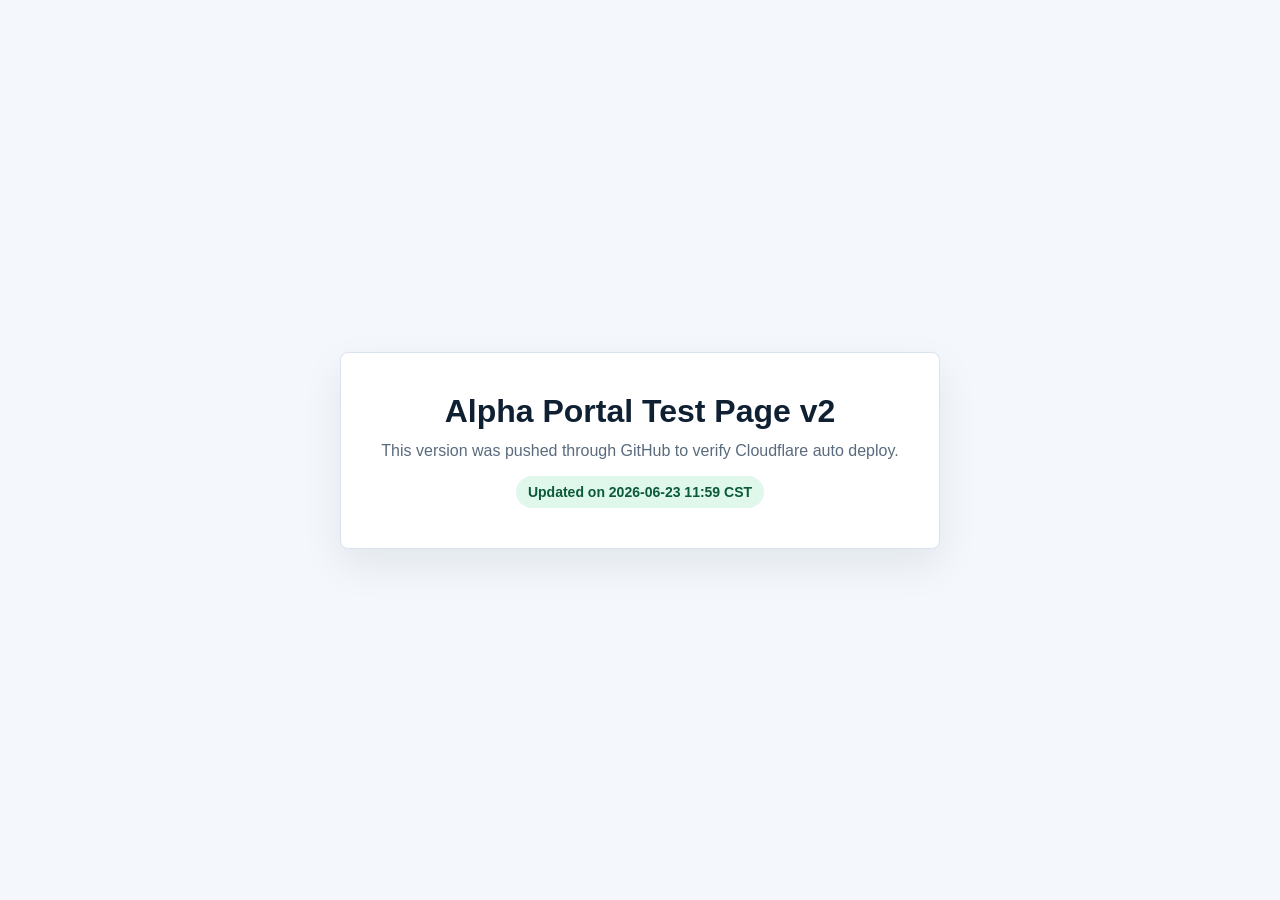
<file: static/test.html>
<!doctype html>
<html lang="en">
<head>
  <meta charset="utf-8">
  <meta name="viewport" content="width=device-width, initial-scale=1">
  <title>Alpha Portal Test v2</title>
  <style>
    body {
      margin: 0;
      min-height: 100vh;
      display: grid;
      place-items: center;
      font-family: Arial, sans-serif;
      color: #102033;
      background: #f4f7fb;
    }

    main {
      text-align: center;
      padding: 40px;
      border: 1px solid #d9e3ef;
      border-radius: 8px;
      background: #fff;
      box-shadow: 0 16px 40px rgba(16, 32, 51, 0.08);
    }

    h1 {
      margin: 0 0 12px;
      font-size: 32px;
    }

    p {
      margin: 0 0 16px;
      color: #5a6b7d;
    }

    .badge {
      display: inline-block;
      padding: 8px 12px;
      border-radius: 999px;
      color: #0b5a3a;
      background: #dff8eb;
      font-size: 14px;
      font-weight: 700;
    }
  </style>
</head>
<body>
  <main>
    <h1>Alpha Portal Test Page v2</h1>
    <p>This version was pushed through GitHub to verify Cloudflare auto deploy.</p>
    <span class="badge">Updated on 2026-06-23 11:59 CST</span>
  </main>
</body>
</html>
</file>
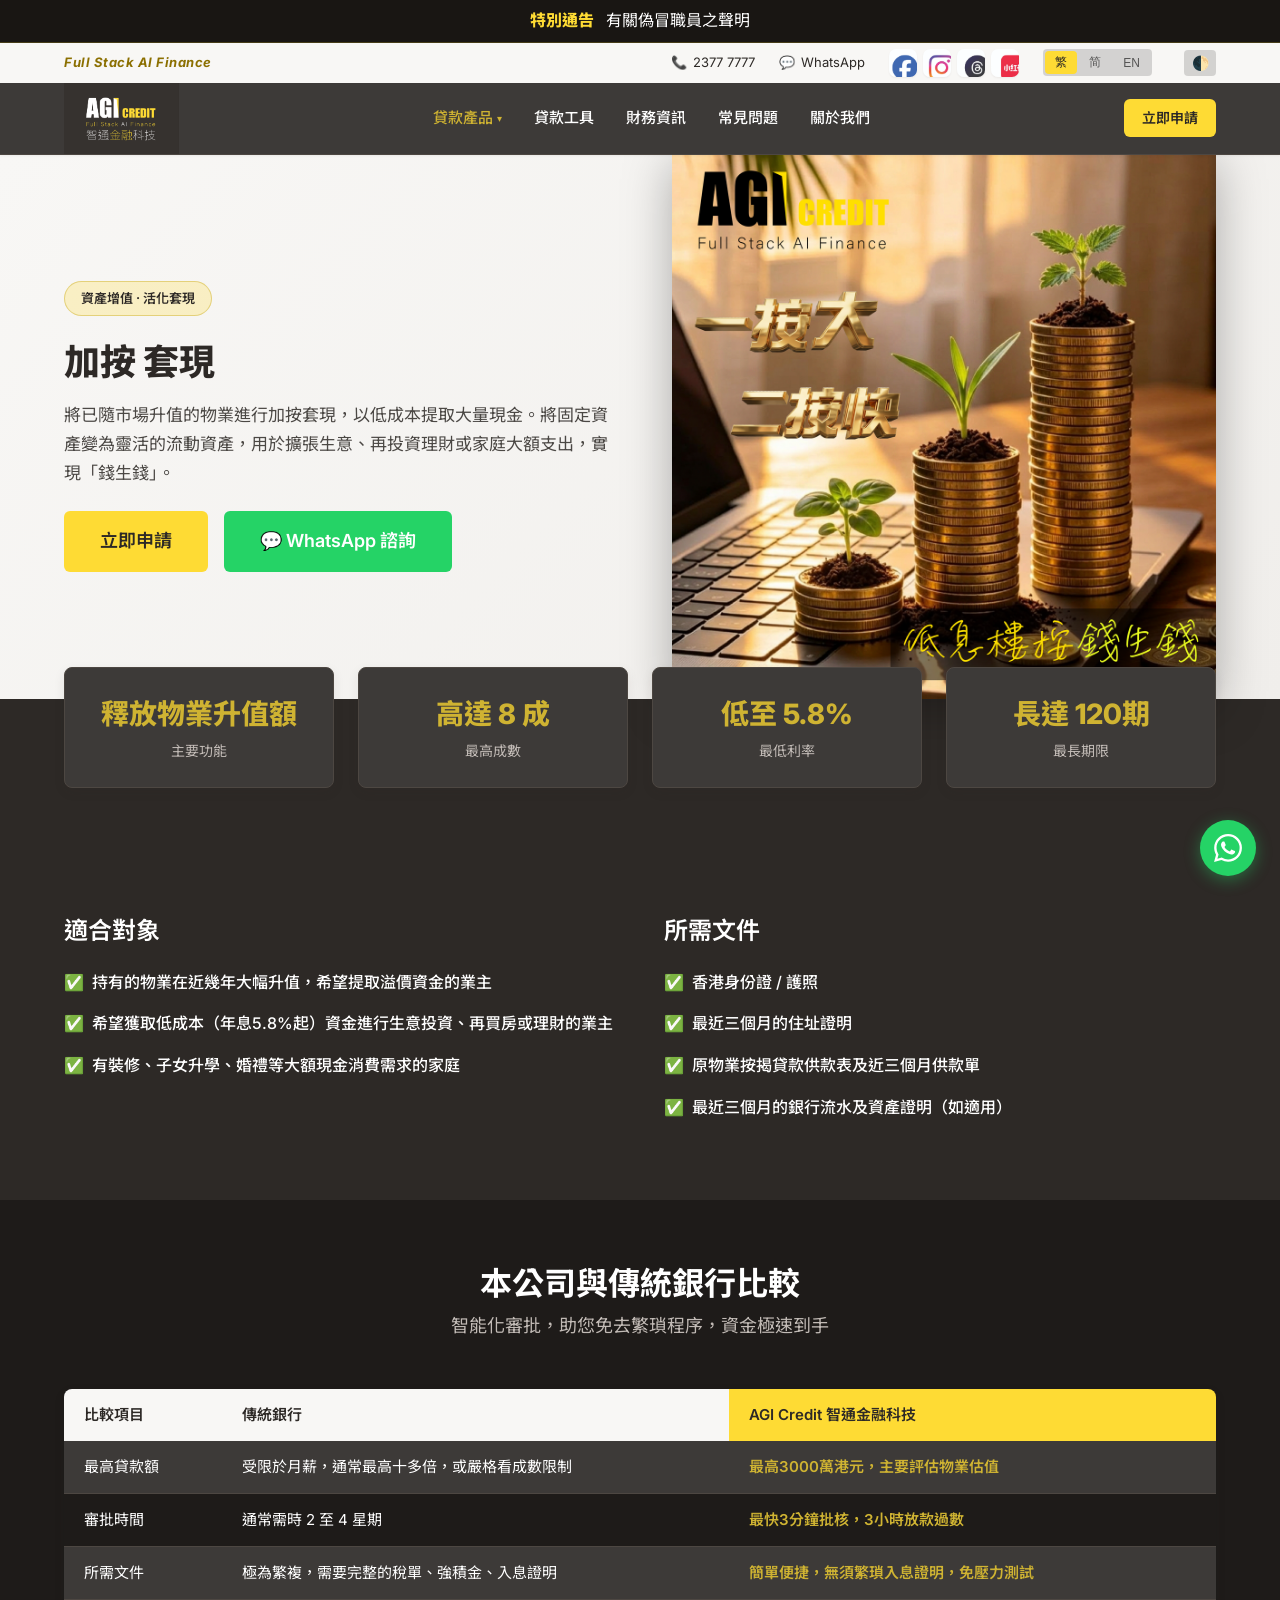
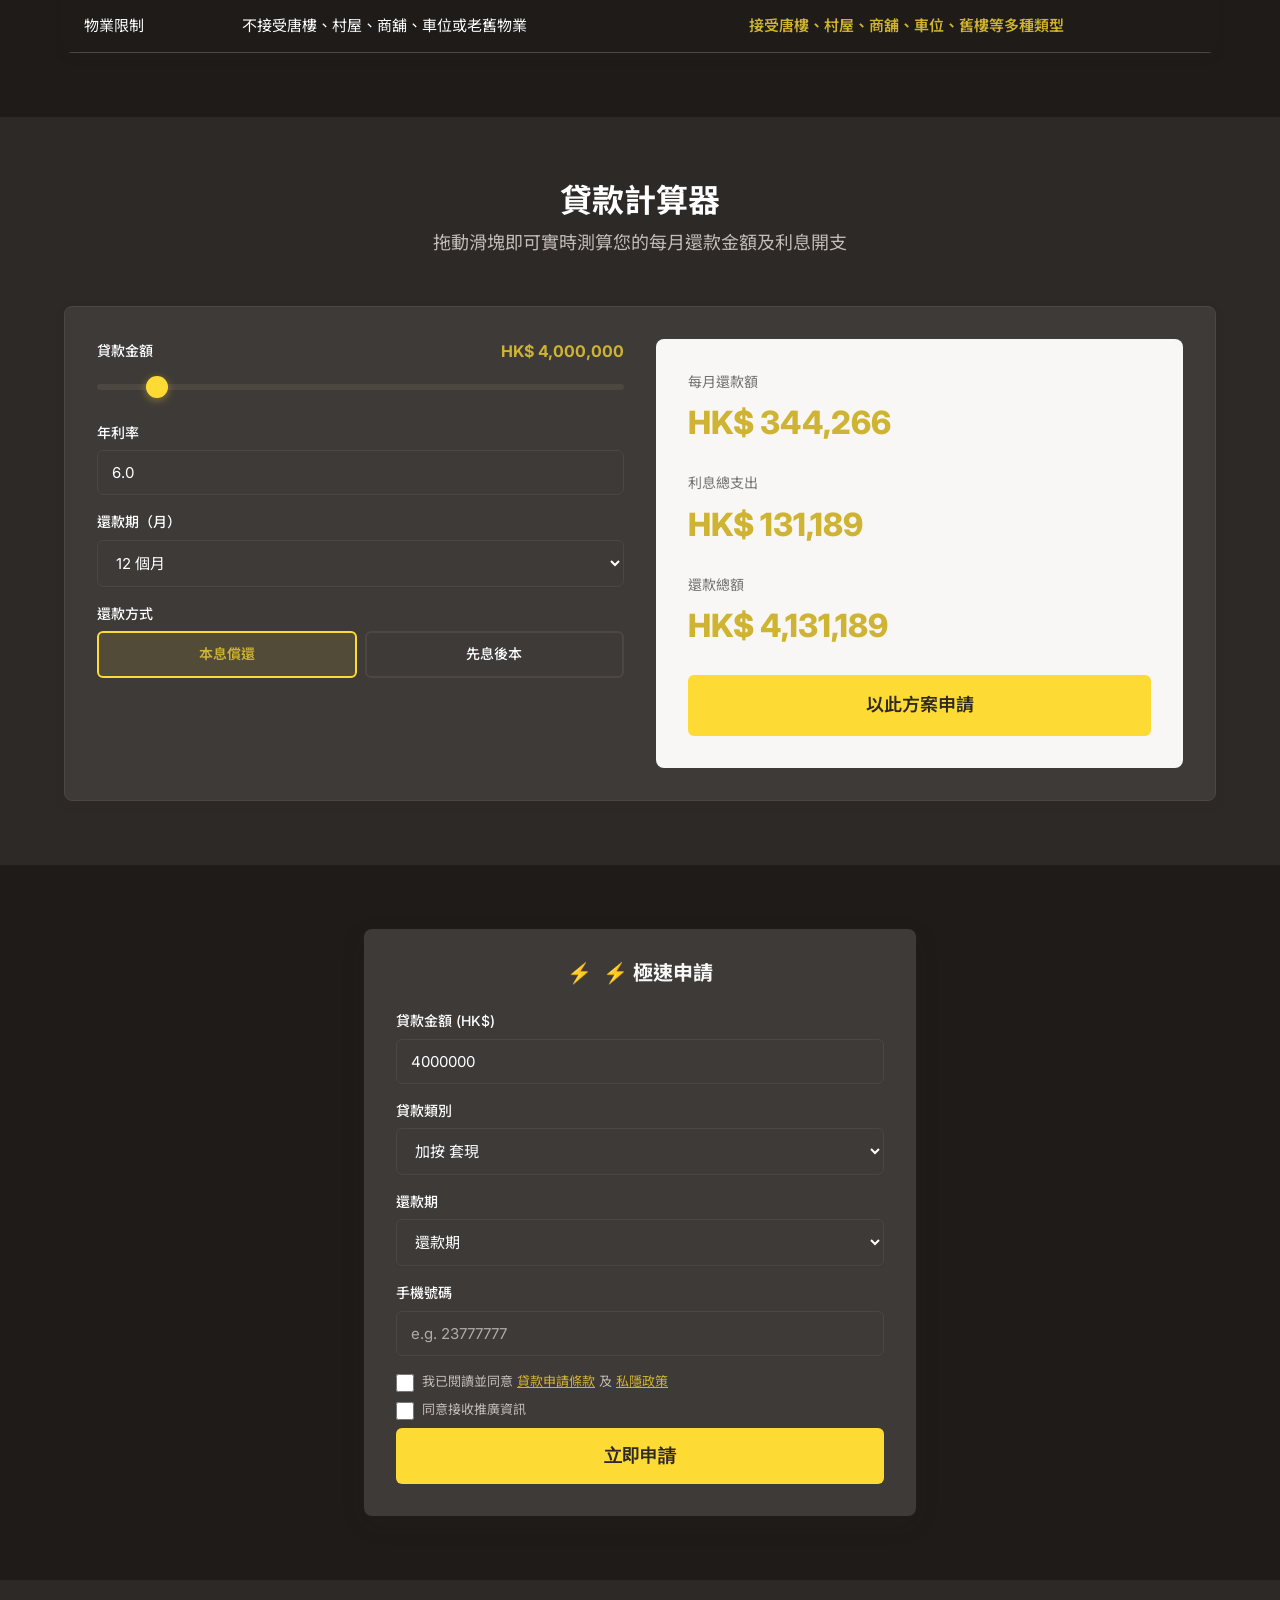
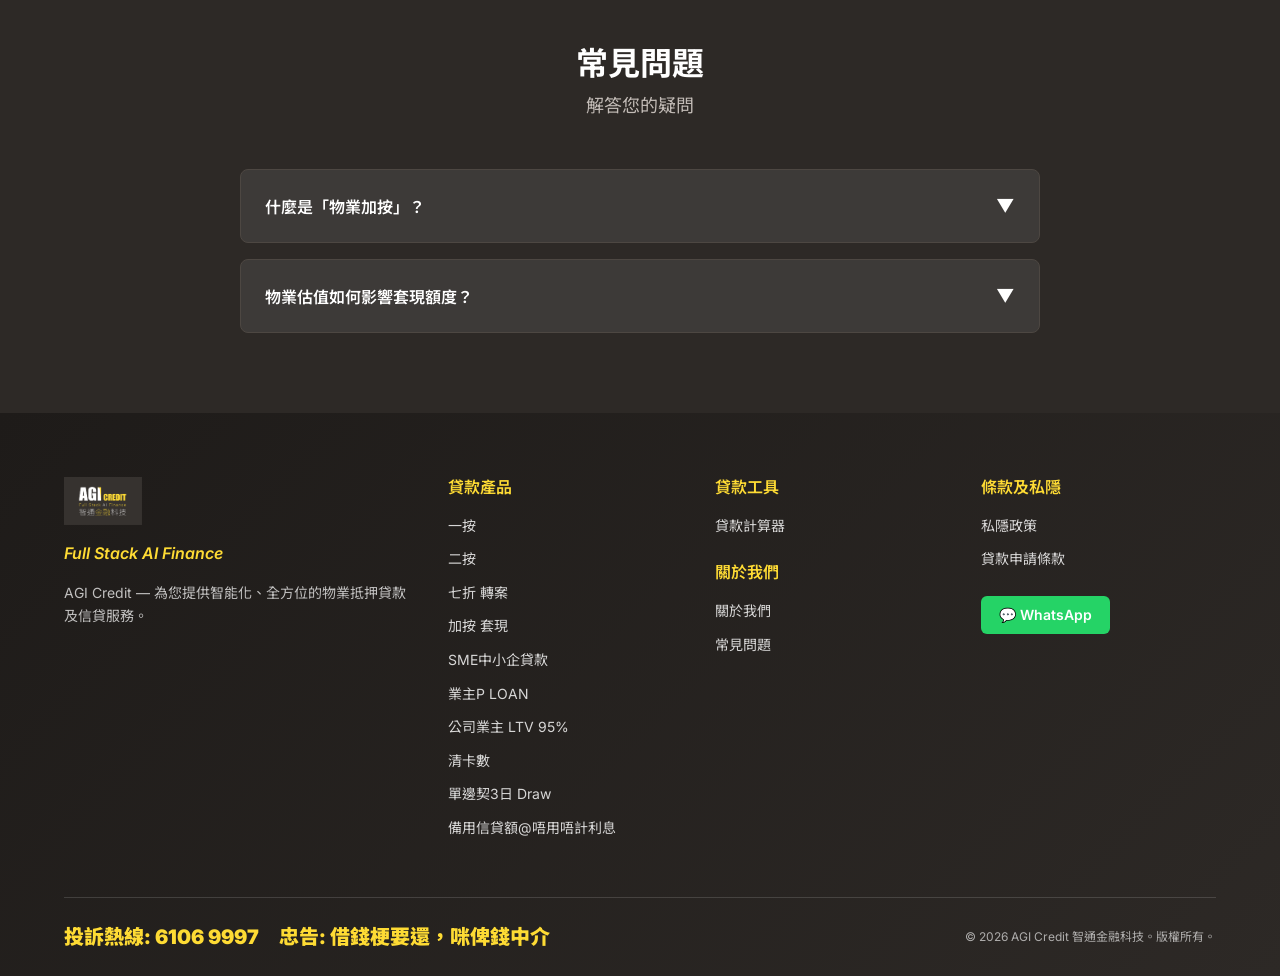
<file: static/products/equity-cashout.html>
<!DOCTYPE html>
<html lang="zh-Hant">
<head>
  <meta charset="UTF-8">
  <meta name="viewport" content="width=device-width, initial-scale=1.0">
  <title>AGI Credit 智通金融科技 | 加按 套現貸款</title>
  <meta name="description" content="AGI Credit 智通金融科技提供專業物業套現及加按貸款服務。釋放物業升值空間，獲取低息大額流動資金，年利率低至5.8%，最快3小時到賬。">
  <meta property="og:title" content="AGI Credit 智通金融科技 | 加按 套現貸款">
  <meta property="og:description" content="物業加按套現，盤活升值資產，獲取低成本資金用於生意周轉或再投資，利息低至5.8%。">
  <meta property="og:image" content="../img/low_interest_wealth.png">
  <link rel="icon" href="../img/logo.png" type="image/png">
  <link rel="stylesheet" href="../css/style.css">
</head>
<body>

  <div class="site-notice" id="site-notice">
    <button class="site-notice__bar" type="button" aria-expanded="false">
      <strong>特別通告</strong>
      <span>有關偽冒職員之聲明</span>
    </button>
    <div class="site-notice__body">
      <div>
        <strong>特別通告</strong>
        <h2>有關偽冒職員之聲明</h2>
        <p>AGI Credit 發現近日有騙徒假冒本公司職員，並提供貸款服務。有關欺詐案件已報警跟進。AGI Credit提醒客戶，本公司只會邀請客戶到中環總行以及各據點內洽談以及遞交相關文件。客戶可於AGI Credit網頁查閱總行及各據點的地址。此外，客戶如對來電者身份有懷疑，可致電AGI Credit客戶服務熱線2377 7777核實其職員身份。客戶如有任何疑問，請致電AGI Credit客戶服務熱線2377 7777查詢。</p>
      </div>
      <button class="site-notice__close" type="button" aria-label="關閉特別通告">×</button>
    </div>
  </div>
<!-- Top Bar -->
  <div class="topbar">
    <div class="container">
      <div class="topbar__left">
        <span class="topbar__slogan">Full Stack AI Finance</span>
      </div>
      <div class="topbar__right">
        <div class="topbar__contact">
          <span>📞</span>
          <a href="tel:+85223777777">2377 7777</a>
        </div>
        <div class="topbar__contact">
          <span style="color:#25D366">💬</span>
          <a href="https://wa.me/85223777777" target="_blank">WhatsApp</a>
        </div>
        <nav class="social-links" aria-label="社交媒體">
          <a class="social-links__item social-links__item--facebook" href="https://www.facebook.com/agicredit" target="_blank" rel="noopener" aria-label="Facebook"></a>
          <a class="social-links__item social-links__item--instagram" href="https://www.instagram.com/agicredit" target="_blank" rel="noopener" aria-label="Instagram"></a>
          <a class="social-links__item social-links__item--threads" href="https://www.threads.net/@agicredit" target="_blank" rel="noopener" aria-label="Threads"></a>
          <a class="social-links__item social-links__item--rednote" href="https://www.xiaohongshu.com" target="_blank" rel="noopener" aria-label="小紅書"></a>
        </nav>
        <div class="lang-switch">
          <button class="lang-switch__btn active" data-lang="zh-hk">繁</button>
          <button class="lang-switch__btn" data-lang="zh-cn">简</button>
          <button class="lang-switch__btn" data-lang="en">EN</button>
        </div>
        <button class="theme-switch" id="theme-switch" title="切換風格">🌓</button>
      </div>
    </div>
  </div>

  <!-- Header -->
  <header class="header" id="header">
    <div class="container">
      <a href="../index.html" class="header__logo">
        <img src="../img/logo.png" alt="AGI Credit 智通金融科技">
      </a>
      <nav class="header__nav">
        <div class="nav__item">
          <a class="nav__link active" href="#"><span data-i18n="nav.products">貸款產品</span> <span class="nav__arrow">▾</span></a>
          <div class="nav__dropdown">
            <a class="nav__dropdown-link" href="first-mortgage.html" data-i18n="product.first_mortgage">一按</a>
            <a class="nav__dropdown-link" href="second-mortgage.html" data-i18n="product.second_mortgage">二按</a>
            <a class="nav__dropdown-link" href="refinance.html" data-i18n="product.refinance">七折 轉案</a>
            <a class="nav__dropdown-link" href="equity-cashout.html" data-i18n="product.equity_cashout">加按 套現</a>
            <a class="nav__dropdown-link" href="sme-loan.html" data-i18n="product.sme_loan">SME中小企貸款</a>
            <a class="nav__dropdown-link" href="../index.html#hero-form" data-i18n="product.owner_p_loan">業主P LOAN</a>
            <a class="nav__dropdown-link" href="owner-loan.html" data-i18n="product.owner_loan">公司業主 LTV 95%</a>
            <a class="nav__dropdown-link" href="../index.html#hero-form" data-i18n="product.clear_card">清卡數</a>
            <a class="nav__dropdown-link" href="tax-loan.html" data-i18n="product.tax_loan">單邊契3日 Draw</a>
            <a class="nav__dropdown-link" href="../index.html#hero-form" data-i18n="product.backup_credit">備用信貸額@唔用唔計利息</a>
          </div>
        </div>
        <div class="nav__item">
          <a class="nav__link" href="../tools/calculator.html"><span data-i18n="nav.tools">貸款工具</span></a>
        </div>
        <div class="nav__item">
          <a class="nav__link" href="../news.html"><span data-i18n="nav.news">財務資訊</span></a>
        </div>
        <div class="nav__item">
          <a class="nav__link" href="../faq.html"><span data-i18n="nav.faq">常見問題</span></a>
        </div>
        <div class="nav__item">
          <a class="nav__link" href="../contact.html"><span data-i18n="nav.contact">聯絡我們</span></a>
        </div>
      </nav>
      <div class="header__actions">
        <a href="#hero-form" class="btn btn--primary btn--sm" data-i18n="nav.apply">立即申請</a>
      </div>
      <button class="mobile-toggle" aria-label="Menu">
        <span></span><span></span><span></span>
      </button>
    </div>
  </header>

  <!-- Product Hero -->
  <section class="product-hero">
    <div class="container">
      <div class="product-hero__content">
        <span class="hero__badge" data-i18n="product.equity_cashout_badge">資產增值 · 活化套現</span>
        <h1 class="product-hero__title" data-i18n="product.equity_cashout">加按 套現</h1>
        <p class="product-hero__desc" data-i18n="product.equity_cashout_subtitle">將已隨市場升值的物業進行加按套現，以低成本提取大量現金。將固定資產變為靈活的流動資產，用於擴張生意、再投資理財或家庭大額支出，實現「錢生錢」。</p>
        <div class="mt-lg">
          <a href="#hero-form" class="btn btn--primary btn--lg" data-i18n="nav.apply">立即申請</a>
          <a href="https://wa.me/85223777777" target="_blank" class="btn btn--secondary btn--lg btn--whatsapp" style="border:none;margin-left:12px;">💬 WhatsApp 諮詢</a>
        </div>
      </div>
      <div class="product-hero__image">
        <img src="../img/low_interest_wealth.png" alt="加按 套現">
      </div>
    </div>
  </section>

  <!-- Key Figures -->
  <div class="container">
    <div class="key-figures">
      <div class="key-figure">
        <div class="key-figure__value" data-i18n="equity_cashout.val_1">釋放物業升值額</div>
        <div class="key-figure__label" data-i18n="equity_cashout.lbl_1">主要功能</div>
      </div>
      <div class="key-figure">
        <div class="key-figure__value" data-i18n="refinance.val_2">高達 8 成</div>
        <div class="key-figure__label" data-i18n="max_ltv">最高成數</div>
      </div>
      <div class="key-figure">
        <div class="key-figure__value" data-i18n="first_mortgage.val_3">低至 5.8%</div>
        <div class="key-figure__label" data-i18n="min_rate">最低利率</div>
      </div>
      <div class="key-figure">
        <div class="key-figure__value" data-i18n="first_mortgage.val_4">長達 120期</div>
        <div class="key-figure__label" data-i18n="max_term">最長期限</div>
      </div>
    </div>
  </div>

  <!-- Details Section -->
  <section class="section animate-on-scroll">
    <div class="container" style="display:grid; grid-template-columns: 1fr 1fr; gap:48px;">
      <div>
        <h3 class="mb-lg" data-i18n="equity_cashout.target_title">適合對象</h3>
        <ul class="pain-list" style="margin:0;">
          <li style="color:var(--color-text); font-weight:500;" data-i18n="equity_cashout.target_1">持有的物業在近幾年大幅升值，希望提取溢價資金的業主</li>
          <li style="color:var(--color-text); font-weight:500;" data-i18n="equity_cashout.target_2">希望獲取低成本（年息5.8%起）資金進行生意投資、再買房或理財的業主</li>
          <li style="color:var(--color-text); font-weight:500;" data-i18n="equity_cashout.target_3">有裝修、子女升學、婚禮等大額現金消費需求的家庭</li>
        </ul>
      </div>
      <div>
        <h3 class="mb-lg" data-i18n="equity_cashout.docs_title">所需文件</h3>
        <ul class="pain-list" style="margin:0;">
          <li style="color:var(--color-text); font-weight:500;" data-i18n="equity_cashout.docs_1">香港身份證 / 護照</li>
          <li style="color:var(--color-text); font-weight:500;" data-i18n="equity_cashout.docs_2">最近三個月的住址證明</li>
          <li style="color:var(--color-text); font-weight:500;" data-i18n="equity_cashout.docs_3">原物業按揭貸款供款表及近三個月供款單</li>
          <li style="color:var(--color-text); font-weight:500;" data-i18n="equity_cashout.docs_4">最近三個月的銀行流水及資產證明（如適用）</li>
        </ul>
      </div>
    </div>
  </section>

  <!-- Comparison Section -->
  <section class="section section--alt animate-on-scroll">
    <div class="container">
      <div class="section__title">
        <h2 data-i18n="compare.title">本公司與傳統銀行比較</h2>
        <p data-i18n="compare.subtitle">智能化審批，助您免去繁瑣程序，資金極速到手</p>
      </div>
      <table class="comparison-table">
        <thead>
          <tr>
            <th data-i18n="compare.metric">比較項目</th>
            <th data-i18n="compare.bank">傳統銀行</th>
            <th data-i18n="compare.agi">AGI Credit 智通金融科技</th>
          </tr>
        </thead>
        <tbody>
          <tr>
            <td data-i18n="compare.amount">最高貸款額</td>
            <td data-i18n="compare.amount_bank">受限於月薪，通常最高十多倍，或嚴格看成數限制</td>
            <td data-i18n="compare.amount_agi">最高3000萬港元，主要評估物業估值</td>
          </tr>
          <tr>
            <td data-i18n="compare.speed">審批時間</td>
            <td data-i18n="compare.speed_bank">通常需時 2 至 4 星期</td>
            <td data-i18n="compare.speed_agi">最快15分鐘初審，3小時放款過數</td>
          </tr>
          <tr>
            <td data-i18n="compare.docs">所需文件</td>
            <td data-i18n="compare.docs_bank">極為繁複，需要完整的稅單、強積金、入息證明</td>
            <td data-i18n="compare.docs_agi">簡單便捷，無須繁瑣入息證明，免壓力測試</td>
          </tr>
          <tr>
            <td data-i18n="compare.property">物業限制</td>
            <td data-i18n="compare.property_bank">不接受唐樓、村屋、商舖、車位或老舊物業</td>
            <td data-i18n="compare.property_agi">接受唐樓、村屋、商舖、車位、舊樓等多種類型</td>
          </tr>
        </tbody>
      </table>
    </div>
  </section>

  <!-- Calculator Section -->
  <section class="section animate-on-scroll">
    <div class="container">
      <div class="section__title">
        <h2 data-i18n="calc.title">月供即時測算</h2>
        <p data-i18n="calc.subtitle">拖動滑塊即可實時測算您的每月還款金額及利息開支</p>
      </div>
      
      <div class="calculator">
        <div class="calculator__grid">
          <div class="calculator__inputs">
            <!-- Amount -->
            <div class="range-group">
              <div class="range-group__header">
                <label for="calc_amount" class="range-group__label" data-i18n="calc.amount">貸款金額</label>
                <span class="range-group__value" id="calc_amount_display">HK$ 4,000,000</span>
              </div>
              <input type="range" id="calc_amount" min="100000" max="40000000" step="100000" value="4000000">
            </div>

            <!-- Rate -->
            <div class="form-group">
              <label for="calc_interest_rate" data-i18n="calc.rate">年利率 (%)</label>
              <input type="number" class="form-control" id="calc_interest_rate" min="2.0" max="24.0" step="0.1" value="6.0">
            </div>

            <!-- Term -->
            <div class="form-group">
              <label for="calc_months" data-i18n="calc.term">還款期（月）</label>
              <select class="form-control" id="calc_months">
                <option value="1" data-i18n="term.1">1 個月</option>
                <option value="3" data-i18n="term.3">3 個月</option>
                <option value="6" data-i18n="term.6">6 個月</option>
                <option value="12" data-i18n="term.12" selected>12 個月</option>
                <option value="24" data-i18n="term.24">24 個月</option>
                <option value="36" data-i18n="term.36">36 個月</option>
                <option value="60" data-i18n="term.60">60 個月</option>
                <option value="120" data-i18n="term.120">120 個月</option>
              </select>
            </div>

            <!-- Type -->
            <div class="form-group">
              <label data-i18n="calc.type">還款方式</label>
              <div class="radio-group">
                <div class="radio-group__item">
                  <input type="radio" name="calc_type" id="calc_type_pi" value="pi" checked>
                  <label for="calc_type_pi" class="radio-group__label" data-i18n="calc.type_pi">本息償還</label>
                </div>
                <div class="radio-group__item">
                  <input type="radio" name="calc_type" id="calc_type_io" value="io">
                  <label for="calc_type_io" class="radio-group__label" data-i18n="calc.type_io">先息後本</label>
                </div>
              </div>
            </div>
          </div>

          <div class="calculator__results">
            <div class="calculator__result-item">
              <div class="calculator__result-label" data-i18n="calc.monthly">每月還款額</div>
              <div class="calculator__result-value" id="calc_result_monthly_payment">HK$ 0</div>
            </div>
            <div class="calculator__result-item">
              <div class="calculator__result-label" data-i18n="calc.total_interest">利息總支出</div>
              <div class="calculator__result-value" id="calc_result_total_interest">HK$ 0</div>
            </div>
            <div class="calculator__result-item">
              <div class="calculator__result-label" data-i18n="calc.total_repay">還款總額</div>
              <div class="calculator__result-value" id="calc_result_total_repay">HK$ 0</div>
            </div>
            <a href="#hero-form" class="btn btn--primary btn--block btn--lg" id="btn_calc_apply" data-i18n="calc.apply_now">以此方案申請</a>
          </div>
        </div>
      </div>
    </div>
  </section>

  <!-- Lead Form Section -->
  <section class="section section--alt" id="apply-section">
    <div class="container" style="max-width: 600px;">
      <div class="hero__form-wrapper" id="hero-form" style="animation:none;">
        <form class="hero__form" id="quick-apply-form">
          <h3 class="hero__form-title"><span class="icon">⚡</span> <span data-i18n="form.title">極速申請</span></h3>
          <div class="form-group">
            <label for="input_loan_amount" data-i18n="form.loan_amount">貸款金額 (HK$)</label>
            <input type="number" class="form-control" id="input_loan_amount" placeholder="e.g. 4000000" min="1" max="50000000" value="4000000">
            <div class="form-error">請輸入有效金額 (1 - 50,000,000)</div>
          </div>
          <div class="form-group">
            <label for="select_loan_category" data-i18n="form.loan_category">貸款類別</label>
            <select class="form-control" id="select_loan_category">
              <option value="" data-i18n="form.select_category">貸款類別</option>
              <option value="first-mortgage" data-i18n="product.first_mortgage">一按</option>
              <option value="second-mortgage" data-i18n="product.second_mortgage">二按</option>
              <option value="refinance" data-i18n="product.refinance">七折 轉案</option>
              <option value="equity-cashout" data-i18n="product.equity_cashout">加按 套現</option>
              <option value="sme-loan" data-i18n="product.sme_loan">SME中小企貸款</option>
              <option value="owner-p-loan" data-i18n="product.owner_p_loan">業主P LOAN</option>
              <option value="owner-loan" data-i18n="product.owner_loan">公司業主 LTV 95%</option>
              <option value="clear-card" data-i18n="product.clear_card">清卡數</option>
              <option value="tax-loan" data-i18n="product.tax_loan">單邊契3日 Draw</option>
              <option value="backup-credit" data-i18n="product.backup_credit">備用信貸額@唔用唔計利息</option>
            </select>
            <div class="form-error">貸款類別</div>
          </div>
          <div class="form-group">
            <label for="select_loan_term" data-i18n="form.loan_term">還款期</label>
            <select class="form-control" id="select_loan_term">
              <option value="" data-i18n="form.select_term">還款期</option>
              <option value="1" data-i18n="term.1">1 個月</option>
              <option value="3" data-i18n="term.3">3 個月</option>
              <option value="6" data-i18n="term.6">6 個月</option>
              <option value="12" data-i18n="term.12">12 個月</option>
              <option value="24" data-i18n="term.24">24 個月</option>
              <option value="36" data-i18n="term.36">36 個月</option>
              <option value="60" data-i18n="term.60">60 個月</option>
              <option value="120" data-i18n="term.120">120 個月</option>
            </select>
            <div class="form-error">還款期</div>
          </div>
          <div class="form-group">
            <label for="input_phone_number" data-i18n="form.phone">手機號碼</label>
            <input type="tel" class="form-control" id="input_phone_number" placeholder="e.g. 23777777">
            <div class="form-error">請輸入有效手機號碼</div>
          </div>
          <div class="form-check">
            <input type="checkbox" id="chk_accept_terms">
            <label for="chk_accept_terms"><span data-i18n="form.terms">我已閱讀並同意</span> <a href="../terms.html" data-i18n="form.terms_link">貸款申請條款</a> <span data-i18n="form.privacy">及</span> <a href="../terms.html" data-i18n="form.privacy_link">私隱政策</a></label>
          </div>
          <div class="form-check">
            <input type="checkbox" id="chk_marketing_consent">
            <label for="chk_marketing_consent" data-i18n="form.marketing">同意接收推廣資訊</label>
          </div>
          <button type="submit" class="btn btn--primary btn--block btn--lg" id="btn_submit_lead" data-i18n="form.submit">立即申請</button>
        </form>
      </div>
    </div>
  </section>

  <!-- FAQ Accordion -->
  <section class="section animate-on-scroll">
    <div class="container">
      <div class="section__title">
        <h2 data-i18n="faq.title">常見問題</h2>
        <p data-i18n="faq.subtitle">為您解答關於加按 套現貸款的熱門疑問</p>
      </div>
      <div class="faq-list">
        <div class="faq-item">
          <button class="faq-item__question">
            <span data-i18n="equity_cashout.faq_q1">什麼是「物業加按」？</span>
            <span class="faq-item__arrow">▼</span>
          </button>
          <div class="faq-item__answer">
            <div class="faq-item__answer-content" data-i18n="equity_cashout.faq_a1">
              加按（Top-up）是指在不改變原本按揭機構（如銀行）的情況下，向原機構申請增加按揭金額；或者通過轉按至新機構，提取已升值部分的差額。套現資金完全由您自由支配。
            </div>
          </div>
        </div>
        <div class="faq-item">
          <button class="faq-item__question">
            <span data-i18n="equity_cashout.faq_q2">物業估值如何影響套現額度？</span>
            <span class="faq-item__arrow">▼</span>
          </button>
          <div class="faq-item__answer">
            <div class="faq-item__answer-content" data-i18n="equity_cashout.faq_a2">
              物業最新市值越高，可套取的資金就越多。例如，物業原價 600 萬，現升值至 1000 萬，按 8 成成數計算，可貸額度增至 800 萬。扣除一按餘額後，剩餘的數百萬差額即可套取出現金。
            </div>
          </div>
        </div>
      </div>
    </div>
  </section>

  <!-- Footer -->
  <footer class="footer">
    <div class="container">
      <div class="footer__grid">
        <div class="footer__brand">
          <img src="../img/logo.png" alt="AGI Credit">
          <div class="footer__slogan">Full Stack AI Finance</div>
          <p class="footer__desc">AGI Credit — 為您提供智能化、全方位的物業抵押貸款及信貸服務。</p>
        </div>
        <div>
          <h4 class="footer__heading" data-i18n="footer.products">貸款產品</h4>
          <ul class="footer__links">
            <li><a href="first-mortgage.html" data-i18n="product.first_mortgage">一按</a></li>
            <li><a href="second-mortgage.html" data-i18n="product.second_mortgage">二按</a></li>
            <li><a href="refinance.html" data-i18n="product.refinance">七折 轉案</a></li>
            <li><a href="equity-cashout.html" data-i18n="product.equity_cashout">加按 套現</a></li>
            <li><a href="sme-loan.html" data-i18n="product.sme_loan">SME中小企貸款</a></li>
            <li><a href="../index.html#hero-form" data-i18n="product.owner_p_loan">業主P LOAN</a></li>
            <li><a href="owner-loan.html" data-i18n="product.owner_loan">公司業主 LTV 95%</a></li>
            <li><a href="../index.html#hero-form" data-i18n="product.clear_card">清卡數</a></li>
            <li><a href="tax-loan.html" data-i18n="product.tax_loan">單邊契3日 Draw</a></li>
            <li><a href="../index.html#hero-form" data-i18n="product.backup_credit">備用信貸額@唔用唔計利息</a></li>
          </ul>
        </div>
        <div>
          <h4 class="footer__heading" data-i18n="footer.tools">貸款工具</h4>
          <ul class="footer__links">
            <li><a href="../tools/calculator.html" data-i18n="tool.calculator">貸款計算器</a></li>
          </ul>
          <h4 class="footer__heading mt-lg" data-i18n="footer.about">關於我們</h4>
          <ul class="footer__links">
            <li><a href="../contact.html" data-i18n="footer.contact">聯絡我們</a></li>
            <li><a href="../faq.html" data-i18n="nav.faq">常見問題</a></li>
          </ul>
        </div>
        <div>
          <h4 class="footer__heading" data-i18n="footer.terms">條款及私隱</h4>
          <ul class="footer__links">
            <li><a href="../terms.html">私隱政策</a></li>
            <li><a href="../terms.html">貸款申請條款</a></li>
          </ul>
          <div class="mt-lg">
            <a href="https://wa.me/85223777777" target="_blank" class="btn btn--whatsapp btn--sm">💬 WhatsApp</a>
          </div>
        </div>
      </div>
      <div class="footer__bottom">
        <p class="footer__disclaimer" data-i18n="footer.disclaimer">投訴熱線: 6106 9997　忠告: 借錢梗要還，咪俾錢中介</p>
        <p data-i18n="footer.copyright">© 2026 AGI Credit 智通金融科技。版權所有。</p>
      </div>
    </div>
  </footer>

  <!-- WhatsApp Float -->
  <a href="https://wa.me/85223777777" target="_blank" class="whatsapp-float" title="WhatsApp">
    <svg viewBox="0 0 24 24"><path d="M17.472 14.382c-.297-.149-1.758-.867-2.03-.967-.273-.099-.471-.148-.67.15-.197.297-.767.966-.94 1.164-.173.199-.347.223-.644.075-.297-.15-1.255-.463-2.39-1.475-.883-.788-1.48-1.761-1.653-2.059-.173-.297-.018-.458.13-.606.134-.133.298-.347.446-.52.149-.174.198-.298.298-.497.099-.198.05-.371-.025-.52-.075-.149-.669-1.612-.916-2.207-.242-.579-.487-.5-.669-.51-.173-.008-.371-.01-.57-.01-.198 0-.52.074-.792.372-.272.297-1.04 1.016-1.04 2.479 0 1.462 1.065 2.875 1.213 3.074.149.198 2.096 3.2 5.077 4.487.709.306 1.262.489 1.694.625.712.227 1.36.195 1.871.118.571-.085 1.758-.719 2.006-1.413.248-.694.248-1.289.173-1.413-.074-.124-.272-.198-.57-.347m-5.421 7.403h-.004a9.87 9.87 0 01-5.031-1.378l-.361-.214-3.741.982.998-3.648-.235-.374a9.86 9.86 0 01-1.51-5.26c.001-5.45 4.436-9.884 9.888-9.884 2.64 0 5.122 1.03 6.988 2.898a9.825 9.825 0 012.893 6.994c-.003 5.45-4.437 9.884-9.885 9.884m8.413-18.297A11.815 11.815 0 0012.05 0C5.495 0 .16 5.335.157 11.892c0 2.096.547 4.142 1.588 5.945L.057 24l6.305-1.654a11.882 11.882 0 005.683 1.448h.005c6.554 0 11.89-5.335 11.893-11.893a11.821 11.821 0 00-3.48-8.413z"/></svg>
  </a>

  <!-- Mobile Bottom Bar -->
  <div class="mobile-bottom-bar">
    <a href="tel:+85223777777">📞 致電</a>
    <a href="https://wa.me/85223777777" class="btn--whatsapp">💬 WhatsApp</a>
    <a href="#hero-form" class="btn--primary" data-i18n="nav.apply">立即申請</a>
  </div>

  <!-- Success Modal -->
  <div class="modal-overlay" id="success-modal">
    <div class="modal">
      <div class="modal__icon">✅</div>
      <h3 class="modal__title" data-i18n="modal.success_title">申請已提交！</h3>
      <p class="modal__text" data-i18n="modal.success_text">我們的客戶經理將在15分鐘內透過電話或WhatsApp與您聯繫。</p>
      <button class="btn btn--primary" onclick="closeModal()" data-i18n="modal.ok">確認</button>
    </div>
  </div>

  <script src="../js/main.js"></script>
</body>
</html>
</file>
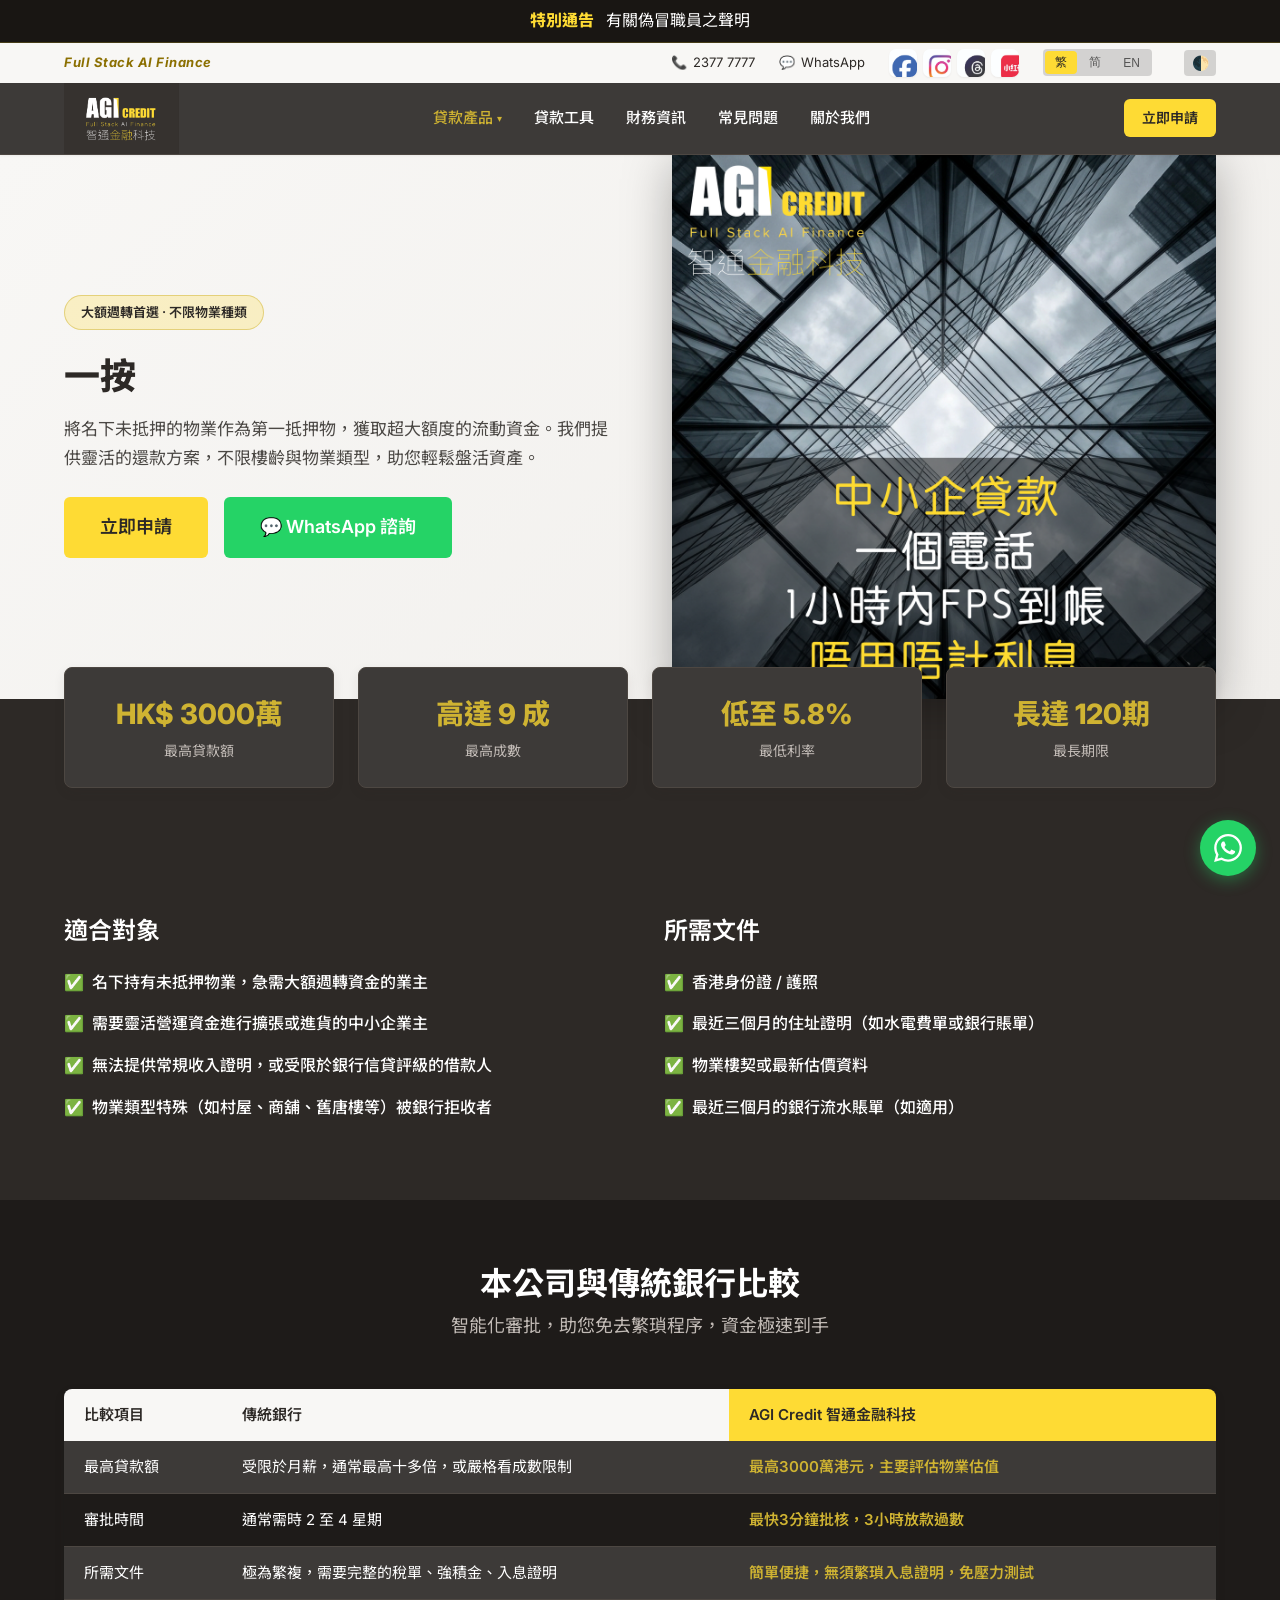
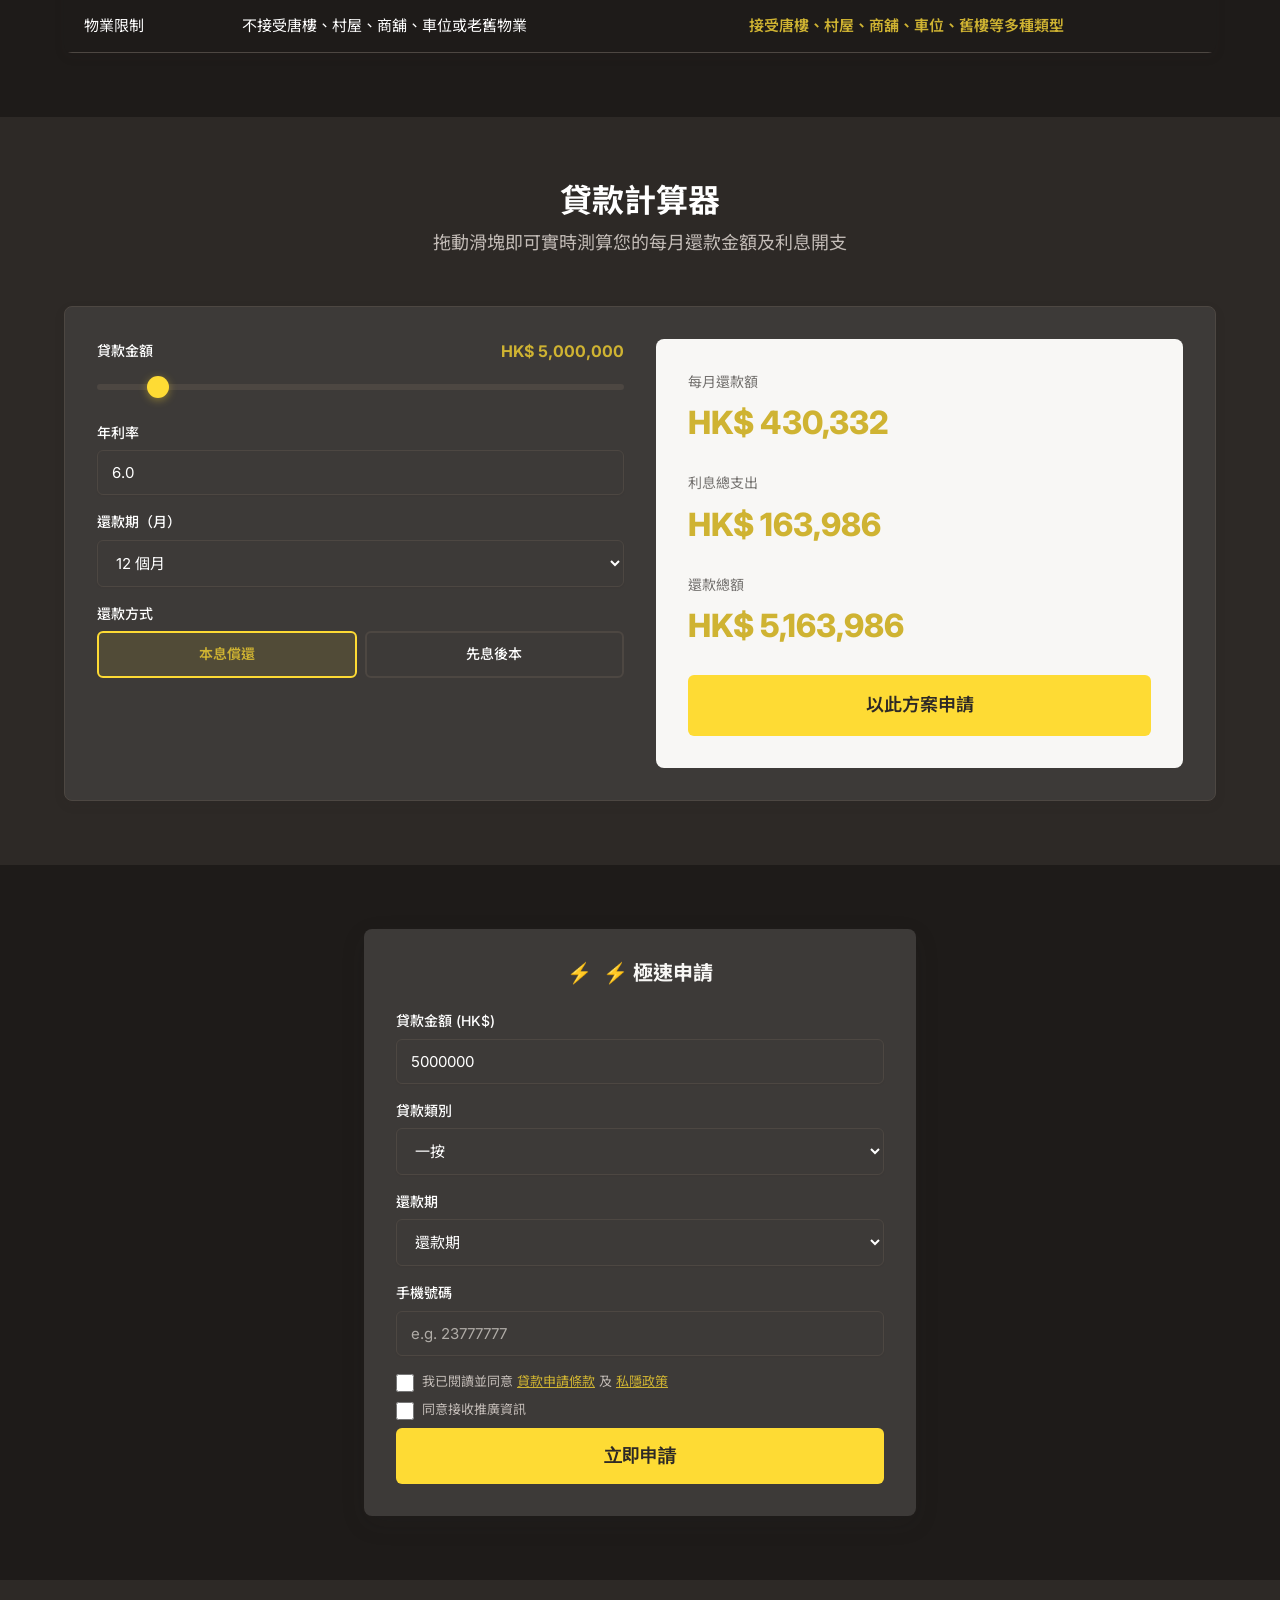
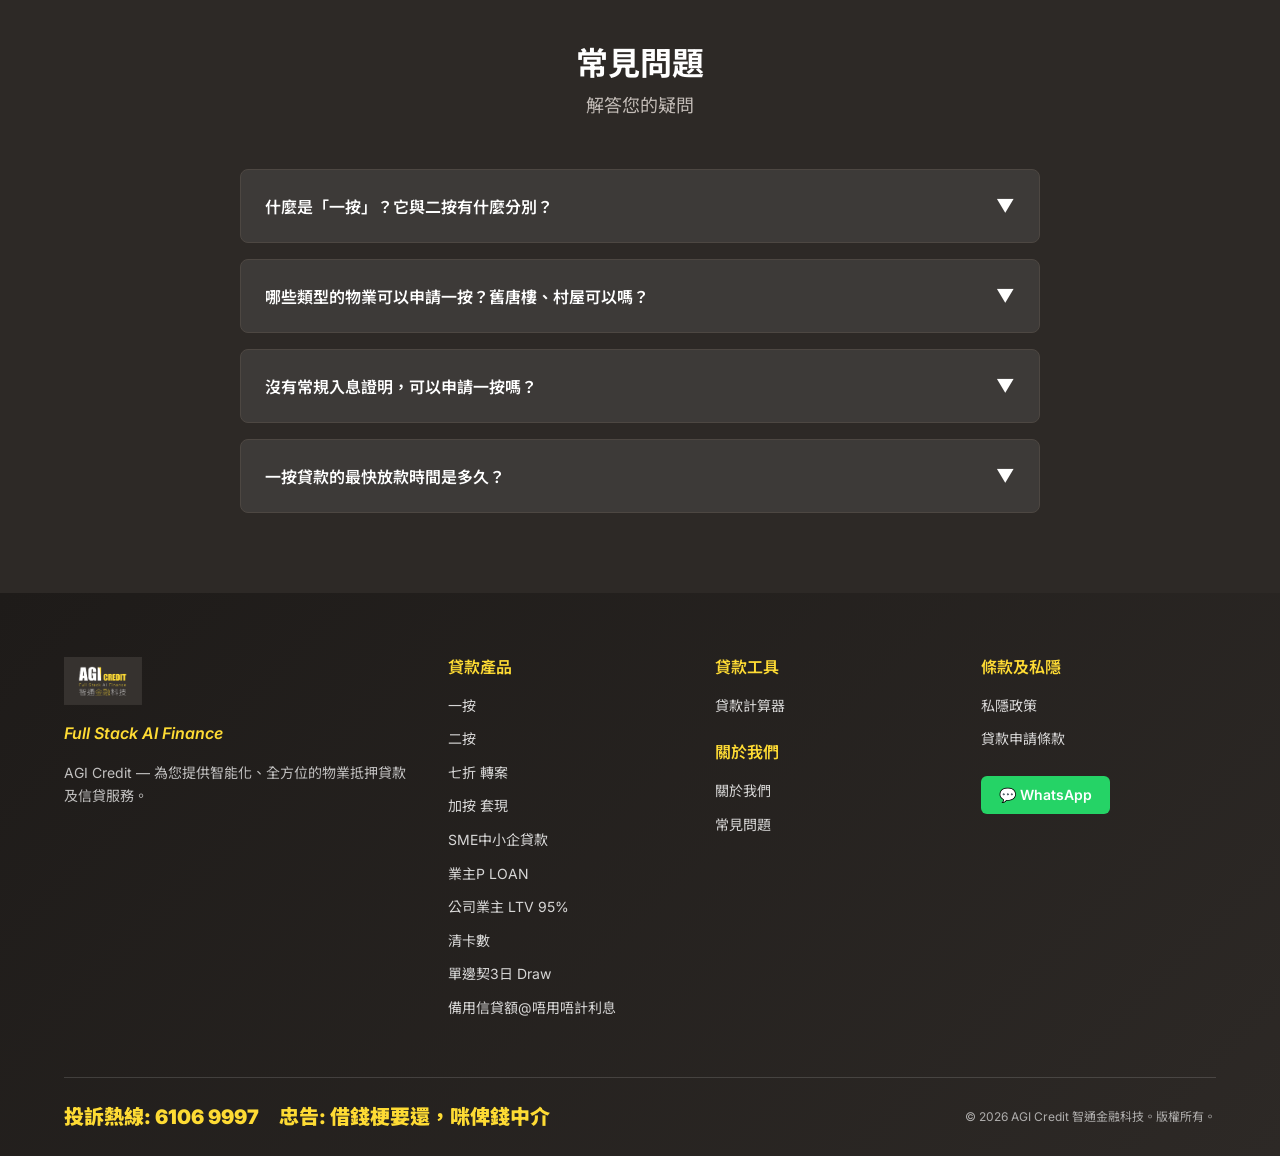
<file: static/products/first-mortgage.html>
<!DOCTYPE html>
<html lang="zh-Hant">
<head>
  <meta charset="UTF-8">
  <meta name="viewport" content="width=device-width, initial-scale=1.0">
  <title>AGI Credit 智通金融科技 | 一按</title>
  <meta name="description" content="AGI Credit 智通金融科技提供大額一按。最高貸款額3000萬港元，按揭成數高達9成，年利率低至5.8%，還款期長達120個月。最快3小時放款。">
  <meta property="og:title" content="AGI Credit 智通金融科技 | 一按">
  <meta property="og:description" content="一按，最高貸款額3000萬港元，成數高達9成，最快3小時放款，不限物業種類。">
  <meta property="og:image" content="../img/building.png">
  <link rel="icon" href="../img/logo.png" type="image/png">
  <link rel="stylesheet" href="../css/style.css">
</head>
<body>

  <div class="site-notice" id="site-notice">
    <button class="site-notice__bar" type="button" aria-expanded="false">
      <strong>特別通告</strong>
      <span>有關偽冒職員之聲明</span>
    </button>
    <div class="site-notice__body">
      <div>
        <strong>特別通告</strong>
        <h2>有關偽冒職員之聲明</h2>
        <p>AGI Credit 發現近日有騙徒假冒本公司職員，並提供貸款服務。有關欺詐案件已報警跟進。AGI Credit提醒客戶，本公司只會邀請客戶到中環總行以及各據點內洽談以及遞交相關文件。客戶可於AGI Credit網頁查閱總行及各據點的地址。此外，客戶如對來電者身份有懷疑，可致電AGI Credit客戶服務熱線2377 7777核實其職員身份。客戶如有任何疑問，請致電AGI Credit客戶服務熱線2377 7777查詢。</p>
      </div>
      <button class="site-notice__close" type="button" aria-label="關閉特別通告">×</button>
    </div>
  </div>
<!-- Top Bar -->
  <div class="topbar">
    <div class="container">
      <div class="topbar__left">
        <span class="topbar__slogan">Full Stack AI Finance</span>
      </div>
      <div class="topbar__right">
        <div class="topbar__contact">
          <span>📞</span>
          <a href="tel:+85223777777">2377 7777</a>
        </div>
        <div class="topbar__contact">
          <span style="color:#25D366">💬</span>
          <a href="https://wa.me/85223777777" target="_blank">WhatsApp</a>
        </div>
        <nav class="social-links" aria-label="社交媒體">
          <a class="social-links__item social-links__item--facebook" href="https://www.facebook.com/agicredit" target="_blank" rel="noopener" aria-label="Facebook"></a>
          <a class="social-links__item social-links__item--instagram" href="https://www.instagram.com/agicredit" target="_blank" rel="noopener" aria-label="Instagram"></a>
          <a class="social-links__item social-links__item--threads" href="https://www.threads.net/@agicredit" target="_blank" rel="noopener" aria-label="Threads"></a>
          <a class="social-links__item social-links__item--rednote" href="https://www.xiaohongshu.com" target="_blank" rel="noopener" aria-label="小紅書"></a>
        </nav>
        <div class="lang-switch">
          <button class="lang-switch__btn active" data-lang="zh-hk">繁</button>
          <button class="lang-switch__btn" data-lang="zh-cn">简</button>
          <button class="lang-switch__btn" data-lang="en">EN</button>
        </div>
        <button class="theme-switch" id="theme-switch" title="切換風格">🌓</button>
      </div>
    </div>
  </div>

  <!-- Header -->
  <header class="header" id="header">
    <div class="container">
      <a href="../index.html" class="header__logo">
        <img src="../img/logo.png" alt="AGI Credit 智通金融科技">
      </a>
      <nav class="header__nav">
        <div class="nav__item">
          <a class="nav__link active" href="#"><span data-i18n="nav.products">貸款產品</span> <span class="nav__arrow">▾</span></a>
          <div class="nav__dropdown">
            <a class="nav__dropdown-link" href="first-mortgage.html" data-i18n="product.first_mortgage">一按</a>
            <a class="nav__dropdown-link" href="second-mortgage.html" data-i18n="product.second_mortgage">二按</a>
            <a class="nav__dropdown-link" href="refinance.html" data-i18n="product.refinance">七折 轉案</a>
            <a class="nav__dropdown-link" href="equity-cashout.html" data-i18n="product.equity_cashout">加按 套現</a>
            <a class="nav__dropdown-link" href="sme-loan.html" data-i18n="product.sme_loan">SME中小企貸款</a>
            <a class="nav__dropdown-link" href="../index.html#hero-form" data-i18n="product.owner_p_loan">業主P LOAN</a>
            <a class="nav__dropdown-link" href="owner-loan.html" data-i18n="product.owner_loan">公司業主 LTV 95%</a>
            <a class="nav__dropdown-link" href="../index.html#hero-form" data-i18n="product.clear_card">清卡數</a>
            <a class="nav__dropdown-link" href="tax-loan.html" data-i18n="product.tax_loan">單邊契3日 Draw</a>
            <a class="nav__dropdown-link" href="../index.html#hero-form" data-i18n="product.backup_credit">備用信貸額@唔用唔計利息</a>
          </div>
        </div>
        <div class="nav__item">
          <a class="nav__link" href="../tools/calculator.html"><span data-i18n="nav.tools">貸款工具</span></a>
        </div>
        <div class="nav__item">
          <a class="nav__link" href="../news.html"><span data-i18n="nav.news">財務資訊</span></a>
        </div>
        <div class="nav__item">
          <a class="nav__link" href="../faq.html"><span data-i18n="nav.faq">常見問題</span></a>
        </div>
        <div class="nav__item">
          <a class="nav__link" href="../contact.html"><span data-i18n="nav.contact">聯絡我們</span></a>
        </div>
      </nav>
      <div class="header__actions">
        <a href="#hero-form" class="btn btn--primary btn--sm" data-i18n="nav.apply">立即申請</a>
      </div>
      <button class="mobile-toggle" aria-label="Menu">
        <span></span><span></span><span></span>
      </button>
    </div>
  </header>

  <!-- Product Hero -->
  <section class="product-hero">
    <div class="container">
      <div class="product-hero__content">
        <span class="hero__badge" data-i18n="product.first_mortgage_badge">大額週轉首選 · 不限物業種類</span>
        <h1 class="product-hero__title" data-i18n="product.first_mortgage">一按</h1>
        <p class="product-hero__desc" data-i18n="product.first_mortgage_subtitle">將名下未抵押的物業作為第一抵押物，獲取超大額度的流動資金。我們提供靈活的還款方案，不限樓齡與物業類型，助您輕鬆盤活資產。</p>
        <div class="mt-lg">
          <a href="#hero-form" class="btn btn--primary btn--lg" data-i18n="nav.apply">立即申請</a>
          <a href="https://wa.me/85223777777" target="_blank" class="btn btn--secondary btn--lg btn--whatsapp" style="border:none;margin-left:12px;">💬 WhatsApp 諮詢</a>
        </div>
      </div>
      <div class="product-hero__image">
        <img src="../img/building.png" alt="一按">
      </div>
    </div>
  </section>

  <!-- Key Figures -->
  <div class="container">
    <div class="key-figures">
      <div class="key-figure">
        <div class="key-figure__value" data-i18n="first_mortgage.val_1">HK$ 3000萬</div>
        <div class="key-figure__label" data-i18n="max_amount">最高貸款額</div>
      </div>
      <div class="key-figure">
        <div class="key-figure__value" data-i18n="first_mortgage.val_2">高達 8 成</div>
        <div class="key-figure__label" data-i18n="max_ltv">最高成數</div>
      </div>
      <div class="key-figure">
        <div class="key-figure__value" data-i18n="first_mortgage.val_3">低至 5.8%</div>
        <div class="key-figure__label" data-i18n="min_rate">最低利率</div>
      </div>
      <div class="key-figure">
        <div class="key-figure__value" data-i18n="first_mortgage.val_4">長達 120期</div>
        <div class="key-figure__label" data-i18n="max_term">最長期限</div>
      </div>
    </div>
  </div>

  <!-- Details Section -->
  <section class="section animate-on-scroll">
    <div class="container" style="display:grid; grid-template-columns: 1fr 1fr; gap:48px;">
      <div>
        <h3 class="mb-lg" data-i18n="first_mortgage.target_title">適合對象</h3>
        <ul class="pain-list" style="margin:0;">
          <li style="color:var(--color-text); font-weight:500;" data-i18n="first_mortgage.target_1">名下持有未抵押物業，急需大額週轉資金的業主</li>
          <li style="color:var(--color-text); font-weight:500;" data-i18n="first_mortgage.target_2">需要靈活營運資金進行擴張或進貨的中小企業主</li>
          <li style="color:var(--color-text); font-weight:500;" data-i18n="first_mortgage.target_3">無法提供常規收入證明，或受限於銀行信貸評級的借款人</li>
          <li style="color:var(--color-text); font-weight:500;" data-i18n="first_mortgage.target_4">物業類型特殊（如村屋、商舖、舊唐樓等）被銀行拒收者</li>
        </ul>
      </div>
      <div>
        <h3 class="mb-lg" data-i18n="first_mortgage.docs_title">所需文件</h3>
        <ul class="pain-list" style="margin:0;">
          <li style="color:var(--color-text); font-weight:500;" data-i18n="first_mortgage.docs_1">香港身份證 / 護照</li>
          <li style="color:var(--color-text); font-weight:500;" data-i18n="first_mortgage.docs_2">最近三個月的住址證明（如水電費單或銀行賬單）</li>
          <li style="color:var(--color-text); font-weight:500;" data-i18n="first_mortgage.docs_3">物業樓契或最新估價資料</li>
          <li style="color:var(--color-text); font-weight:500;" data-i18n="first_mortgage.docs_4">最近三個月的銀行流水賬單（如適用）</li>
        </ul>
      </div>
    </div>
  </section>

  <!-- Comparison Section -->
  <section class="section section--alt animate-on-scroll">
    <div class="container">
      <div class="section__title">
        <h2 data-i18n="compare.title">本公司與傳統銀行比較</h2>
        <p data-i18n="compare.subtitle">智能化審批，助您免去繁瑣程序，資金極速到手</p>
      </div>
      <table class="comparison-table">
        <thead>
          <tr>
            <th data-i18n="compare.metric">比較項目</th>
            <th data-i18n="compare.bank">傳統銀行</th>
            <th data-i18n="compare.agi">AGI Credit 智通金融科技</th>
          </tr>
        </thead>
        <tbody>
          <tr>
            <td data-i18n="compare.amount">最高貸款額</td>
            <td data-i18n="compare.amount_bank">受限於月薪，通常最高十多倍，或嚴格看成數限制</td>
            <td data-i18n="compare.amount_agi">最高3000萬港元，主要評估物業估值</td>
          </tr>
          <tr>
            <td data-i18n="compare.speed">審批時間</td>
            <td data-i18n="compare.speed_bank">通常需時 2 至 4 星期</td>
            <td data-i18n="compare.speed_agi">最快15分鐘初審，3小時放款過數</td>
          </tr>
          <tr>
            <td data-i18n="compare.docs">所需文件</td>
            <td data-i18n="compare.docs_bank">極為繁複，需要完整的稅單、強積金、入息證明</td>
            <td data-i18n="compare.docs_agi">簡單便捷，無須繁瑣入息證明，免壓力測試</td>
          </tr>
          <tr>
            <td data-i18n="compare.property">物業限制</td>
            <td data-i18n="compare.property_bank">不接受唐樓、村屋、商舖、車位或老舊物業</td>
            <td data-i18n="compare.property_agi">接受唐樓、村屋、商舖、車位、舊樓等多種類型</td>
          </tr>
        </tbody>
      </table>
    </div>
  </section>

  <!-- Calculator Section -->
  <section class="section animate-on-scroll">
    <div class="container">
      <div class="section__title">
        <h2 data-i18n="calc.title">月供即時測算</h2>
        <p data-i18n="calc.subtitle">拖動滑塊即可實時測算您的每月還款金額及利息開支</p>
      </div>
      
      <div class="calculator">
        <div class="calculator__grid">
          <div class="calculator__inputs">
            <!-- Amount -->
            <div class="range-group">
              <div class="range-group__header">
                <label for="calc_amount" class="range-group__label" data-i18n="calc.amount">貸款金額</label>
                <span class="range-group__value" id="calc_amount_display">HK$ 5,000,000</span>
              </div>
              <input type="range" id="calc_amount" min="100000" max="50000000" step="100000" value="5000000">
            </div>

            <!-- Rate -->
            <div class="form-group">
              <label for="calc_interest_rate" data-i18n="calc.rate">年利率 (%)</label>
              <input type="number" class="form-control" id="calc_interest_rate" min="2.0" max="24.0" step="0.1" value="6.0">
            </div>

            <!-- Term -->
            <div class="form-group">
              <label for="calc_months" data-i18n="calc.term">還款期（月）</label>
              <select class="form-control" id="calc_months">
                <option value="1" data-i18n="term.1">1 個月</option>
                <option value="3" data-i18n="term.3">3 個月</option>
                <option value="6" data-i18n="term.6">6 個月</option>
                <option value="12" data-i18n="term.12" selected>12 個月</option>
                <option value="24" data-i18n="term.24">24 個月</option>
                <option value="36" data-i18n="term.36">36 個月</option>
                <option value="60" data-i18n="term.60">60 個月</option>
                <option value="120" data-i18n="term.120">120 個月</option>
              </select>
            </div>

            <!-- Type -->
            <div class="form-group">
              <label data-i18n="calc.type">還款方式</label>
              <div class="radio-group">
                <div class="radio-group__item">
                  <input type="radio" name="calc_type" id="calc_type_pi" value="pi" checked>
                  <label for="calc_type_pi" class="radio-group__label" data-i18n="calc.type_pi">本息償還</label>
                </div>
                <div class="radio-group__item">
                  <input type="radio" name="calc_type" id="calc_type_io" value="io">
                  <label for="calc_type_io" class="radio-group__label" data-i18n="calc.type_io">先息後本</label>
                </div>
              </div>
            </div>
          </div>

          <div class="calculator__results">
            <div class="calculator__result-item">
              <div class="calculator__result-label" data-i18n="calc.monthly">每月還款額</div>
              <div class="calculator__result-value" id="calc_result_monthly_payment">HK$ 0</div>
            </div>
            <div class="calculator__result-item">
              <div class="calculator__result-label" data-i18n="calc.total_interest">利息總支出</div>
              <div class="calculator__result-value" id="calc_result_total_interest">HK$ 0</div>
            </div>
            <div class="calculator__result-item">
              <div class="calculator__result-label" data-i18n="calc.total_repay">還款總額</div>
              <div class="calculator__result-value" id="calc_result_total_repay">HK$ 0</div>
            </div>
            <a href="#hero-form" class="btn btn--primary btn--block btn--lg" id="btn_calc_apply" data-i18n="calc.apply_now">以此方案申請</a>
          </div>
        </div>
      </div>
    </div>
  </section>

  <!-- Lead Form Section -->
  <section class="section section--alt" id="apply-section">
    <div class="container" style="max-width: 600px;">
      <div class="hero__form-wrapper" id="hero-form" style="animation:none;">
        <form class="hero__form" id="quick-apply-form">
          <h3 class="hero__form-title"><span class="icon">⚡</span> <span data-i18n="form.title">極速申請</span></h3>
          <div class="form-group">
            <label for="input_loan_amount" data-i18n="form.loan_amount">貸款金額 (HK$)</label>
            <input type="number" class="form-control" id="input_loan_amount" placeholder="e.g. 5000000" min="1" max="50000000" value="5000000">
            <div class="form-error">請輸入有效金額 (1 - 50,000,000)</div>
          </div>
          <div class="form-group">
            <label for="select_loan_category" data-i18n="form.loan_category">貸款類別</label>
            <select class="form-control" id="select_loan_category">
              <option value="" data-i18n="form.select_category">貸款類別</option>
              <option value="first-mortgage" data-i18n="product.first_mortgage">一按</option>
              <option value="second-mortgage" data-i18n="product.second_mortgage">二按</option>
              <option value="refinance" data-i18n="product.refinance">七折 轉案</option>
              <option value="equity-cashout" data-i18n="product.equity_cashout">加按 套現</option>
              <option value="sme-loan" data-i18n="product.sme_loan">SME中小企貸款</option>
              <option value="owner-p-loan" data-i18n="product.owner_p_loan">業主P LOAN</option>
              <option value="owner-loan" data-i18n="product.owner_loan">公司業主 LTV 95%</option>
              <option value="clear-card" data-i18n="product.clear_card">清卡數</option>
              <option value="tax-loan" data-i18n="product.tax_loan">單邊契3日 Draw</option>
              <option value="backup-credit" data-i18n="product.backup_credit">備用信貸額@唔用唔計利息</option>
            </select>
            <div class="form-error">貸款類別</div>
          </div>
          <div class="form-group">
            <label for="select_loan_term" data-i18n="form.loan_term">還款期</label>
            <select class="form-control" id="select_loan_term">
              <option value="" data-i18n="form.select_term">還款期</option>
              <option value="1" data-i18n="term.1">1 個月</option>
              <option value="3" data-i18n="term.3">3 個月</option>
              <option value="6" data-i18n="term.6">6 個月</option>
              <option value="12" data-i18n="term.12">12 個月</option>
              <option value="24" data-i18n="term.24">24 個月</option>
              <option value="36" data-i18n="term.36">36 個月</option>
              <option value="60" data-i18n="term.60">60 個月</option>
              <option value="120" data-i18n="term.120">120 個月</option>
            </select>
            <div class="form-error">還款期</div>
          </div>
          <div class="form-group">
            <label for="input_phone_number" data-i18n="form.phone">手機號碼</label>
            <input type="tel" class="form-control" id="input_phone_number" placeholder="e.g. 23777777">
            <div class="form-error">請輸入有效手機號碼</div>
          </div>
          <div class="form-check">
            <input type="checkbox" id="chk_accept_terms">
            <label for="chk_accept_terms"><span data-i18n="form.terms">我已閱讀並同意</span> <a href="../terms.html" data-i18n="form.terms_link">貸款申請條款</a> <span data-i18n="form.privacy">及</span> <a href="../terms.html" data-i18n="form.privacy_link">私隱政策</a></label>
          </div>
          <div class="form-check">
            <input type="checkbox" id="chk_marketing_consent">
            <label for="chk_marketing_consent" data-i18n="form.marketing">同意接收推廣資訊</label>
          </div>
          <button type="submit" class="btn btn--primary btn--block btn--lg" id="btn_submit_lead" data-i18n="form.submit">立即申請</button>
        </form>
      </div>
    </div>
  </section>

  <!-- FAQ Accordion -->
  <section class="section animate-on-scroll">
    <div class="container">
      <div class="section__title">
        <h2 data-i18n="faq.title">常見問題</h2>
        <p data-i18n="faq.subtitle">為您解答關於一按的熱門疑問</p>
      </div>
      <div class="faq-list">
        <div class="faq-item">
          <button class="faq-item__question">
            <span data-i18n="first_mortgage.faq_q1">什麼是「一按」？它與二按有什麼分別？</span>
            <span class="faq-item__arrow">▼</span>
          </button>
          <div class="faq-item__answer">
            <div class="faq-item__answer-content" data-i18n="first_mortgage.faq_a1">
              「一按」是指借款人將未抵押的物業作為第一順位抵押物向我們申請貸款；「二按」是在該物業已有第一抵押（通常是銀行按揭）的情況下，將剩餘價值再次抵押給我們。一按的貸款額度更大、利率更低。
            </div>
          </div>
        </div>
        <div class="faq-item">
          <button class="faq-item__question">
            <span data-i18n="first_mortgage.faq_q2">哪些類型的物業可以申請一按？舊唐樓、村屋可以嗎？</span>
            <span class="faq-item__arrow">▼</span>
          </button>
          <div class="faq-item__answer">
            <div class="faq-item__answer-content" data-i18n="first_mortgage.faq_a2">
              可以。相對於傳統銀行，我們的審批標準更為寬鬆。不論是普通住宅、豪宅、唐樓、村屋、寫字樓、商舖、車位，甚至是不完整業權的物業，我們均可接受申請並予以快速估價。
            </div>
          </div>
        </div>
        <div class="faq-item">
          <button class="faq-item__question">
            <span data-i18n="first_mortgage.faq_q3">沒有常規入息證明，可以申請一按嗎？</span>
            <span class="faq-item__arrow">▼</span>
          </button>
          <div class="faq-item__answer">
            <div class="faq-item__answer-content" data-i18n="first_mortgage.faq_a3">
              可以。我們更注重物業本身的市場估值及借款人的實際財務需求。即使您是自僱人士、自由職業者、無固定收入者或信貸評級不理想，我們的專業團隊也會為您度身定制合適的信貸方案。
            </div>
          </div>
        </div>
        <div class="faq-item">
          <button class="faq-item__question">
            <span data-i18n="first_mortgage.faq_q4">一按貸款的最快放款時間是多久？</span>
            <span class="faq-item__arrow">▼</span>
          </button>
          <div class="faq-item__answer">
            <div class="faq-item__answer-content" data-i18n="first_mortgage.faq_a4">
              在您提交齊全的文件資料後，我們最快可在 15 分鐘之內完成初步評估，並在簽署合約後的 24 小時之內將貸款發放至您的指定賬戶。
            </div>
          </div>
        </div>
      </div>
    </div>
  </section>

  <!-- Footer -->
  <footer class="footer">
    <div class="container">
      <div class="footer__grid">
        <div class="footer__brand">
          <img src="../img/logo.png" alt="AGI Credit">
          <div class="footer__slogan">Full Stack AI Finance</div>
          <p class="footer__desc">AGI Credit — 為您提供智能化、全方位的物業抵押貸款及信貸服務。</p>
        </div>
        <div>
          <h4 class="footer__heading" data-i18n="footer.products">貸款產品</h4>
          <ul class="footer__links">
            <li><a href="first-mortgage.html" data-i18n="product.first_mortgage">一按</a></li>
            <li><a href="second-mortgage.html" data-i18n="product.second_mortgage">二按</a></li>
            <li><a href="refinance.html" data-i18n="product.refinance">七折 轉案</a></li>
            <li><a href="equity-cashout.html" data-i18n="product.equity_cashout">加按 套現</a></li>
            <li><a href="sme-loan.html" data-i18n="product.sme_loan">SME中小企貸款</a></li>
            <li><a href="../index.html#hero-form" data-i18n="product.owner_p_loan">業主P LOAN</a></li>
            <li><a href="owner-loan.html" data-i18n="product.owner_loan">公司業主 LTV 95%</a></li>
            <li><a href="../index.html#hero-form" data-i18n="product.clear_card">清卡數</a></li>
            <li><a href="tax-loan.html" data-i18n="product.tax_loan">單邊契3日 Draw</a></li>
            <li><a href="../index.html#hero-form" data-i18n="product.backup_credit">備用信貸額@唔用唔計利息</a></li>
          </ul>
        </div>
        <div>
          <h4 class="footer__heading" data-i18n="footer.tools">貸款工具</h4>
          <ul class="footer__links">
            <li><a href="../tools/calculator.html" data-i18n="tool.calculator">貸款計算器</a></li>
          </ul>
          <h4 class="footer__heading mt-lg" data-i18n="footer.about">關於我們</h4>
          <ul class="footer__links">
            <li><a href="../contact.html" data-i18n="footer.contact">聯絡我們</a></li>
            <li><a href="../faq.html" data-i18n="nav.faq">常見問題</a></li>
          </ul>
        </div>
        <div>
          <h4 class="footer__heading" data-i18n="footer.terms">條款及私隱</h4>
          <ul class="footer__links">
            <li><a href="../terms.html">私隱政策</a></li>
            <li><a href="../terms.html">貸款申請條款</a></li>
          </ul>
          <div class="mt-lg">
            <a href="https://wa.me/85223777777" target="_blank" class="btn btn--whatsapp btn--sm">💬 WhatsApp</a>
          </div>
        </div>
      </div>
      <div class="footer__bottom">
        <p class="footer__disclaimer" data-i18n="footer.disclaimer">投訴熱線: 6106 9997　忠告: 借錢梗要還，咪俾錢中介</p>
        <p data-i18n="footer.copyright">© 2026 AGI Credit 智通金融科技。版權所有。</p>
      </div>
    </div>
  </footer>

  <!-- WhatsApp Float -->
  <a href="https://wa.me/85223777777" target="_blank" class="whatsapp-float" title="WhatsApp">
    <svg viewBox="0 0 24 24"><path d="M17.472 14.382c-.297-.149-1.758-.867-2.03-.967-.273-.099-.471-.148-.67.15-.197.297-.767.966-.94 1.164-.173.199-.347.223-.644.075-.297-.15-1.255-.463-2.39-1.475-.883-.788-1.48-1.761-1.653-2.059-.173-.297-.018-.458.13-.606.134-.133.298-.347.446-.52.149-.174.198-.298.298-.497.099-.198.05-.371-.025-.52-.075-.149-.669-1.612-.916-2.207-.242-.579-.487-.5-.669-.51-.173-.008-.371-.01-.57-.01-.198 0-.52.074-.792.372-.272.297-1.04 1.016-1.04 2.479 0 1.462 1.065 2.875 1.213 3.074.149.198 2.096 3.2 5.077 4.487.709.306 1.262.489 1.694.625.712.227 1.36.195 1.871.118.571-.085 1.758-.719 2.006-1.413.248-.694.248-1.289.173-1.413-.074-.124-.272-.198-.57-.347m-5.421 7.403h-.004a9.87 9.87 0 01-5.031-1.378l-.361-.214-3.741.982.998-3.648-.235-.374a9.86 9.86 0 01-1.51-5.26c.001-5.45 4.436-9.884 9.888-9.884 2.64 0 5.122 1.03 6.988 2.898a9.825 9.825 0 012.893 6.994c-.003 5.45-4.437 9.884-9.885 9.884m8.413-18.297A11.815 11.815 0 0012.05 0C5.495 0 .16 5.335.157 11.892c0 2.096.547 4.142 1.588 5.945L.057 24l6.305-1.654a11.882 11.882 0 005.683 1.448h.005c6.554 0 11.89-5.335 11.893-11.893a11.821 11.821 0 00-3.48-8.413z"/></svg>
  </a>

  <!-- Mobile Bottom Bar -->
  <div class="mobile-bottom-bar">
    <a href="tel:+85223777777">📞 致電</a>
    <a href="https://wa.me/85223777777" class="btn--whatsapp">💬 WhatsApp</a>
    <a href="#hero-form" class="btn--primary" data-i18n="nav.apply">立即申請</a>
  </div>

  <!-- Success Modal -->
  <div class="modal-overlay" id="success-modal">
    <div class="modal">
      <div class="modal__icon">✅</div>
      <h3 class="modal__title" data-i18n="modal.success_title">申請已提交！</h3>
      <p class="modal__text" data-i18n="modal.success_text">我們的客戶經理將在15分鐘內透過電話或WhatsApp與您聯繫。</p>
      <button class="btn btn--primary" onclick="closeModal()" data-i18n="modal.ok">確認</button>
    </div>
  </div>

  <script src="../js/main.js"></script>
</body>
</html>
</file>
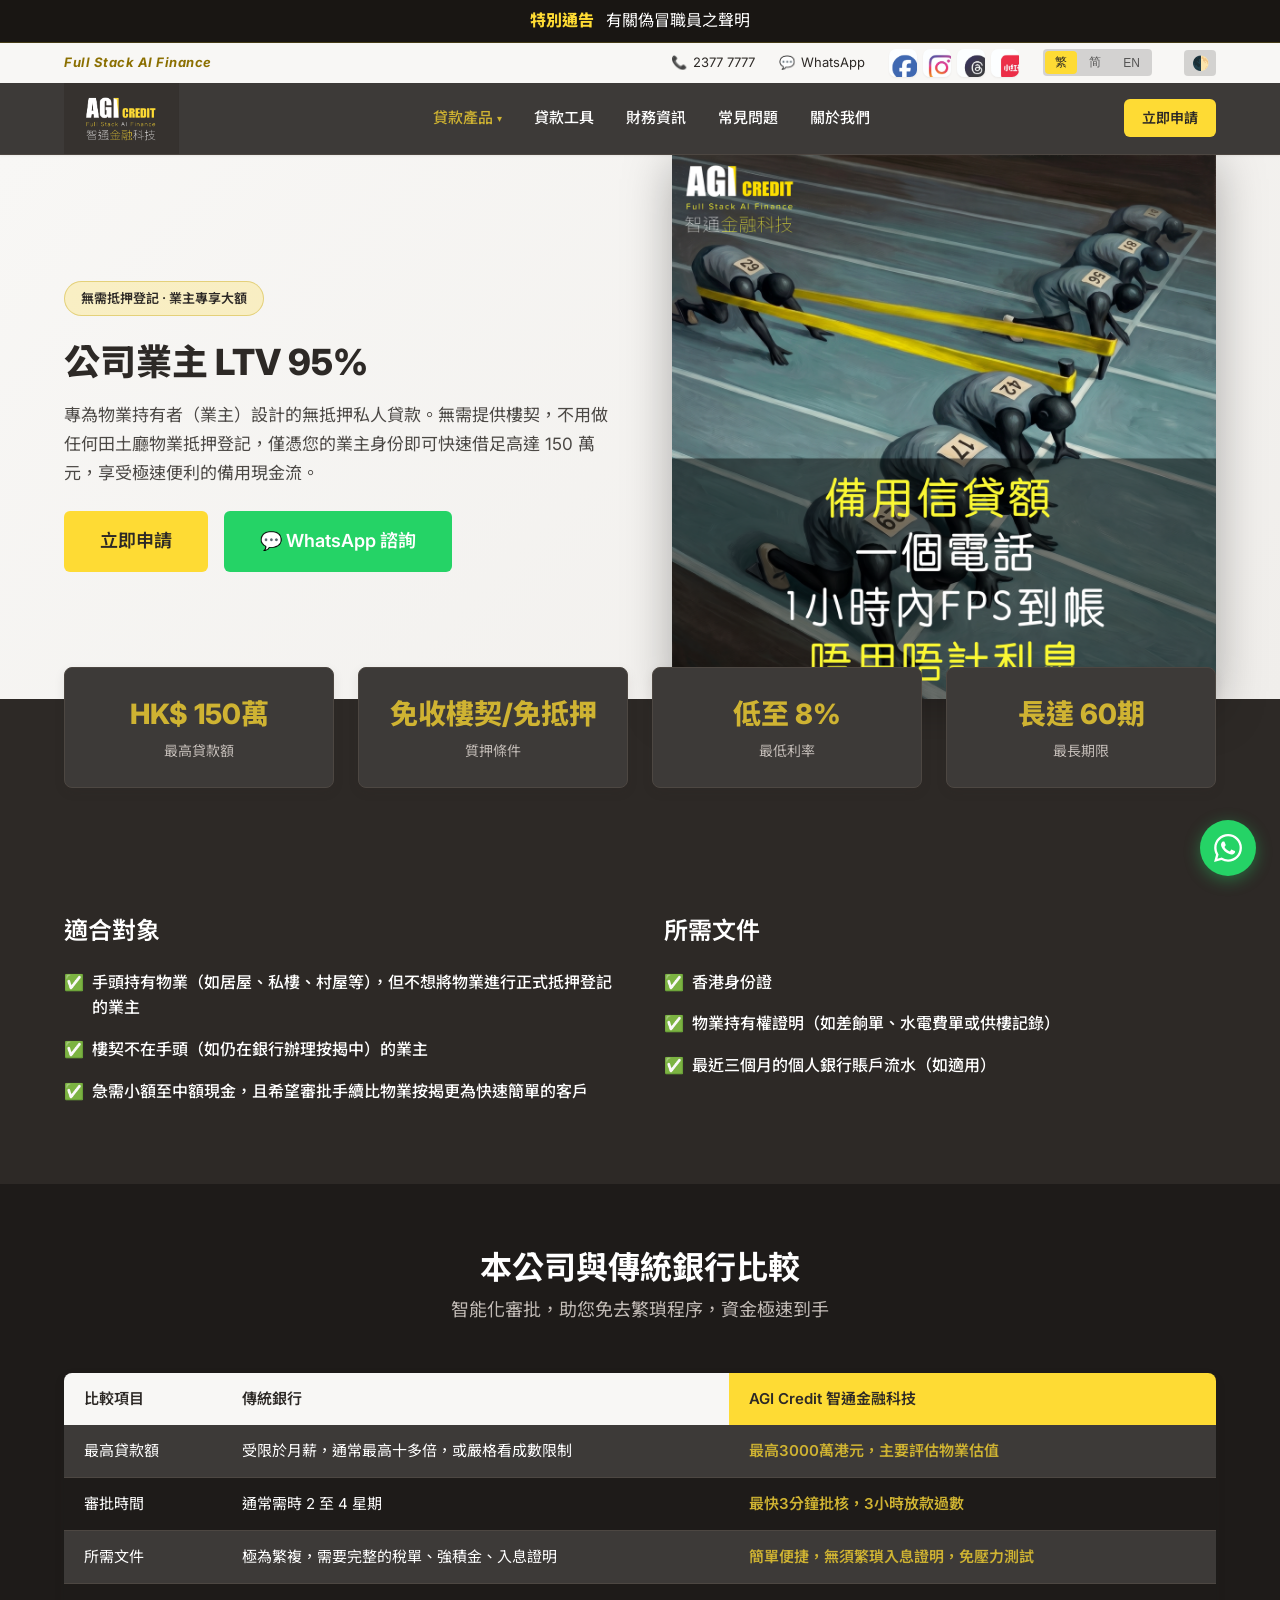
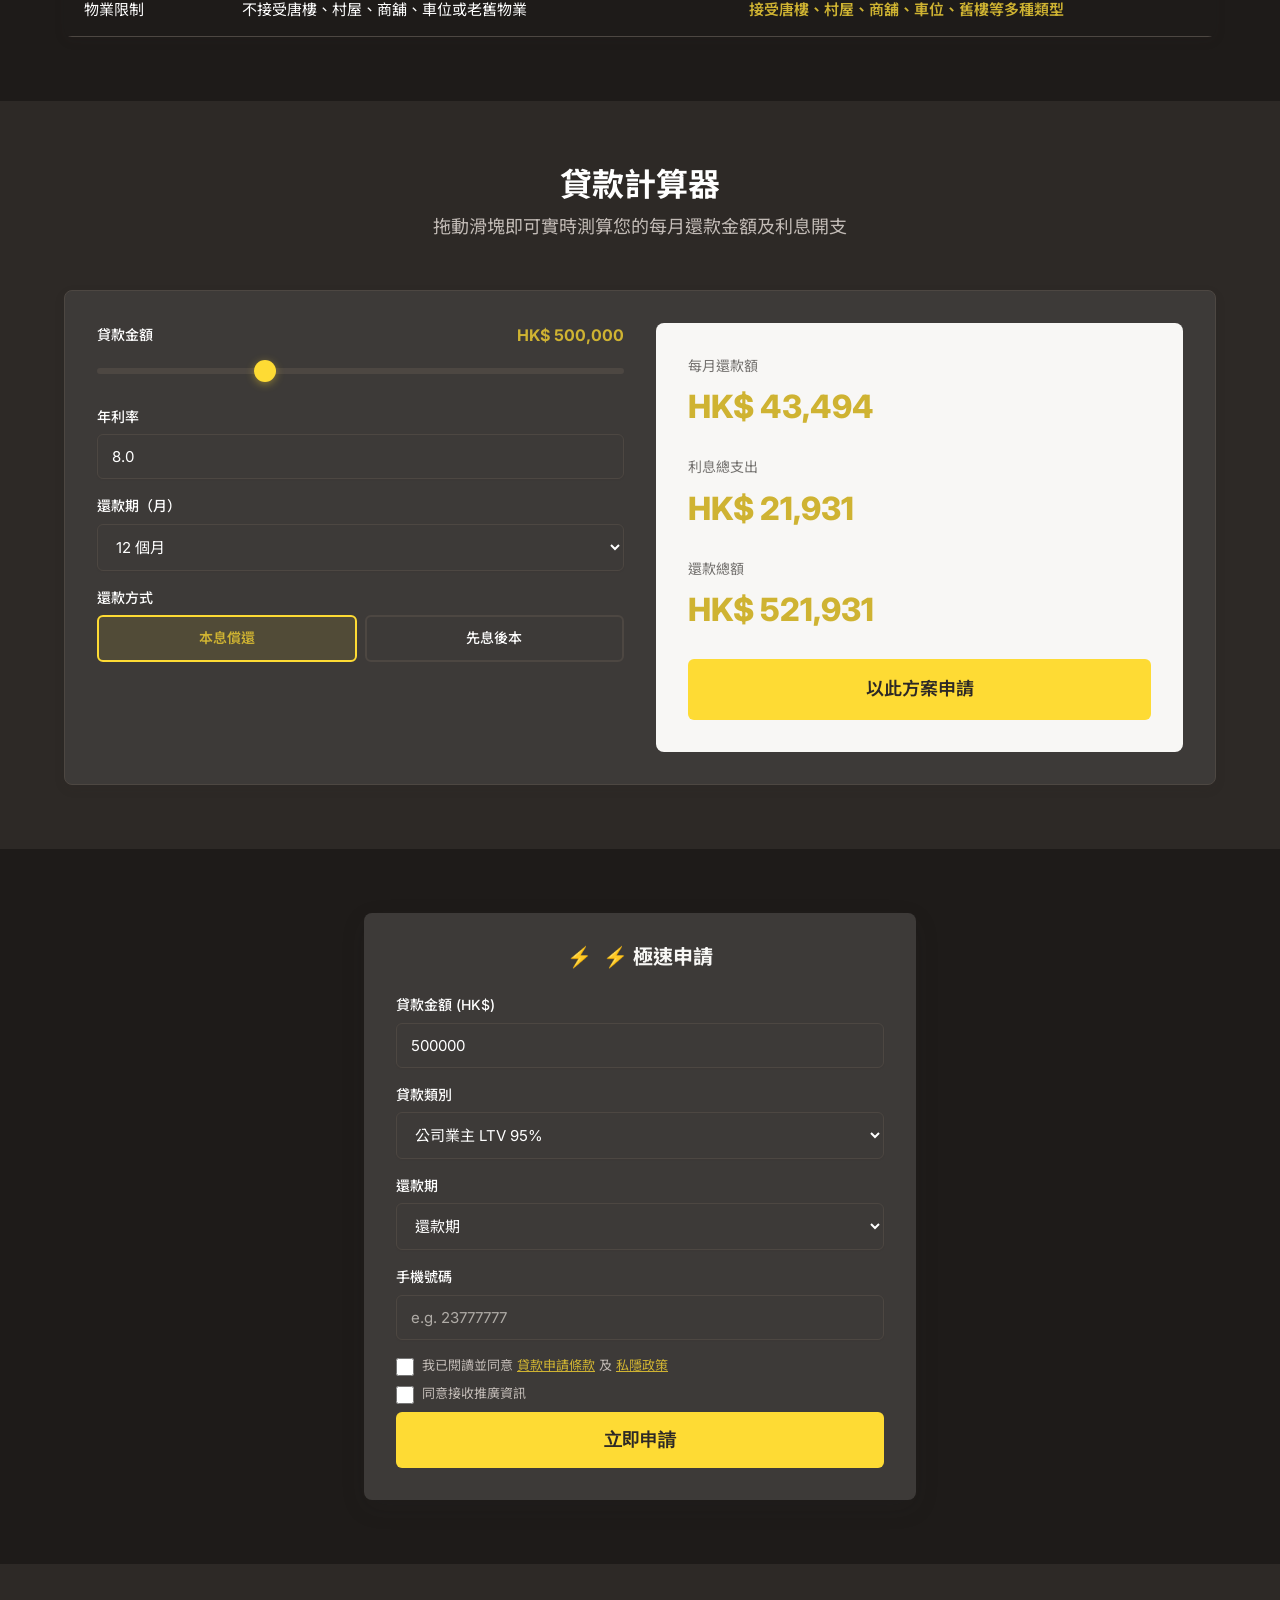
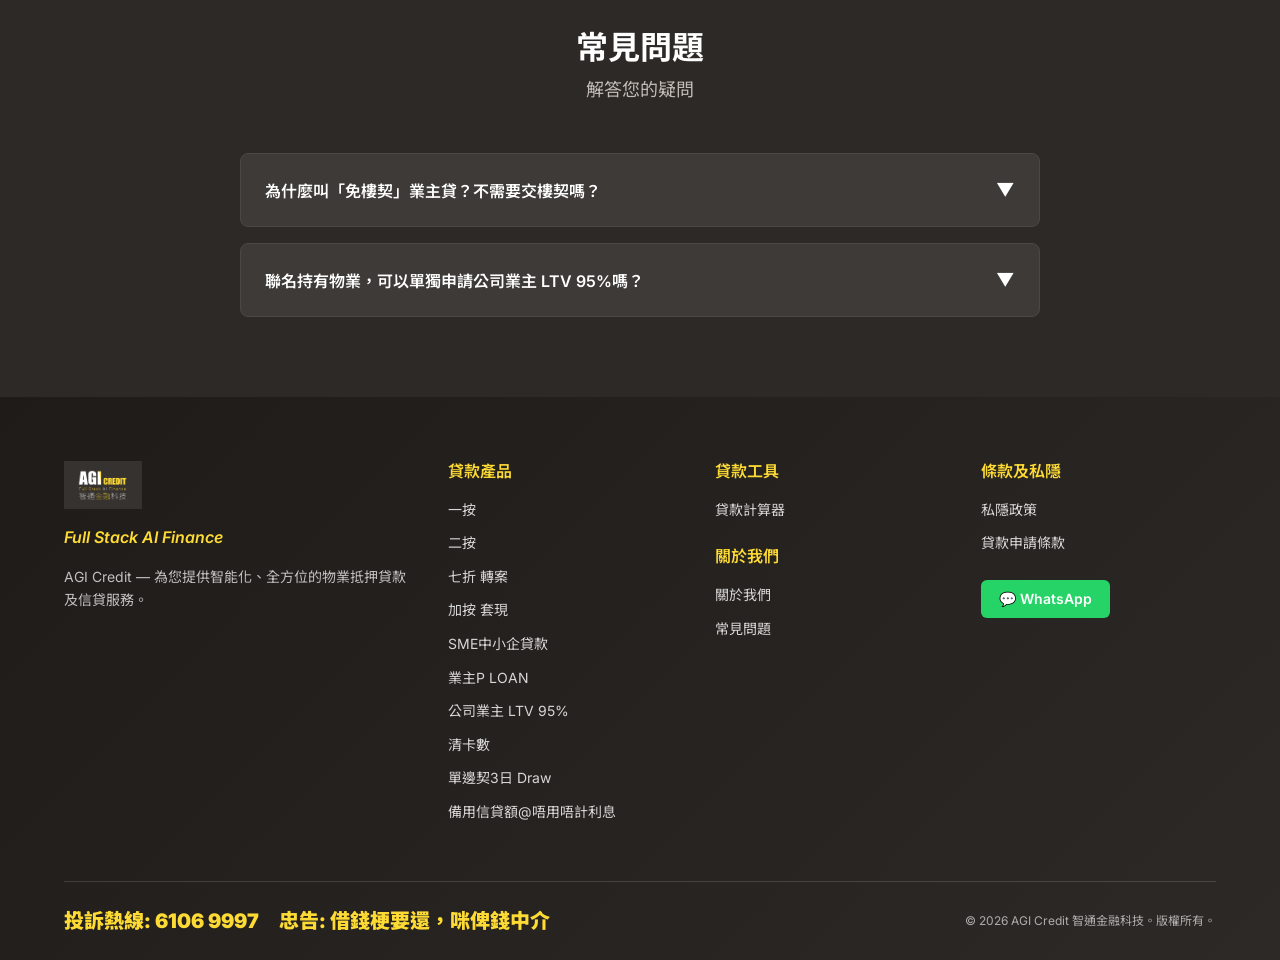
<file: static/products/owner-loan.html>
<!DOCTYPE html>
<html lang="zh-Hant">
<head>
  <meta charset="UTF-8">
  <meta name="viewport" content="width=device-width, initial-scale=1.0">
  <title>AGI Credit 智通金融科技 | 免樓契業主私人貸款</title>
  <meta name="description" content="AGI Credit 智通金融科技提供公司業主 LTV 95%。無需質押樓契，無需進行物業抵押登記，僅憑業主身份即可申請高達 150 萬港元的特快私人貸款。年利率低至 8%，最快 24 小時放款。">
  <meta property="og:title" content="AGI Credit 智通金融科技 | 免樓契業主私人貸款">
  <meta property="og:description" content="免留契業主貸，無需樓契，不看征信，高達150萬大額私人貸款，專為業主定製的特快備用信貸。">
  <meta property="og:image" content="../img/standby_credit.png">
  <link rel="icon" href="../img/logo.png" type="image/png">
  <link rel="stylesheet" href="../css/style.css">
</head>
<body>

  <div class="site-notice" id="site-notice">
    <button class="site-notice__bar" type="button" aria-expanded="false">
      <strong>特別通告</strong>
      <span>有關偽冒職員之聲明</span>
    </button>
    <div class="site-notice__body">
      <div>
        <strong>特別通告</strong>
        <h2>有關偽冒職員之聲明</h2>
        <p>AGI Credit 發現近日有騙徒假冒本公司職員，並提供貸款服務。有關欺詐案件已報警跟進。AGI Credit提醒客戶，本公司只會邀請客戶到中環總行以及各據點內洽談以及遞交相關文件。客戶可於AGI Credit網頁查閱總行及各據點的地址。此外，客戶如對來電者身份有懷疑，可致電AGI Credit客戶服務熱線2377 7777核實其職員身份。客戶如有任何疑問，請致電AGI Credit客戶服務熱線2377 7777查詢。</p>
      </div>
      <button class="site-notice__close" type="button" aria-label="關閉特別通告">×</button>
    </div>
  </div>
<!-- Top Bar -->
  <div class="topbar">
    <div class="container">
      <div class="topbar__left">
        <span class="topbar__slogan">Full Stack AI Finance</span>
      </div>
      <div class="topbar__right">
        <div class="topbar__contact">
          <span>📞</span>
          <a href="tel:+85223777777">2377 7777</a>
        </div>
        <div class="topbar__contact">
          <span style="color:#25D366">💬</span>
          <a href="https://wa.me/85223777777" target="_blank">WhatsApp</a>
        </div>
        <nav class="social-links" aria-label="社交媒體">
          <a class="social-links__item social-links__item--facebook" href="https://www.facebook.com/agicredit" target="_blank" rel="noopener" aria-label="Facebook"></a>
          <a class="social-links__item social-links__item--instagram" href="https://www.instagram.com/agicredit" target="_blank" rel="noopener" aria-label="Instagram"></a>
          <a class="social-links__item social-links__item--threads" href="https://www.threads.net/@agicredit" target="_blank" rel="noopener" aria-label="Threads"></a>
          <a class="social-links__item social-links__item--rednote" href="https://www.xiaohongshu.com" target="_blank" rel="noopener" aria-label="小紅書"></a>
        </nav>
        <div class="lang-switch">
          <button class="lang-switch__btn active" data-lang="zh-hk">繁</button>
          <button class="lang-switch__btn" data-lang="zh-cn">简</button>
          <button class="lang-switch__btn" data-lang="en">EN</button>
        </div>
        <button class="theme-switch" id="theme-switch" title="切換風格">🌓</button>
      </div>
    </div>
  </div>

  <!-- Header -->
  <header class="header" id="header">
    <div class="container">
      <a href="../index.html" class="header__logo">
        <img src="../img/logo.png" alt="AGI Credit 智通金融科技">
      </a>
      <nav class="header__nav">
        <div class="nav__item">
          <a class="nav__link active" href="#"><span data-i18n="nav.products">貸款產品</span> <span class="nav__arrow">▾</span></a>
          <div class="nav__dropdown">
            <a class="nav__dropdown-link" href="first-mortgage.html" data-i18n="product.first_mortgage">一按</a>
            <a class="nav__dropdown-link" href="second-mortgage.html" data-i18n="product.second_mortgage">二按</a>
            <a class="nav__dropdown-link" href="refinance.html" data-i18n="product.refinance">七折 轉案</a>
            <a class="nav__dropdown-link" href="equity-cashout.html" data-i18n="product.equity_cashout">加按 套現</a>
            <a class="nav__dropdown-link" href="sme-loan.html" data-i18n="product.sme_loan">SME中小企貸款</a>
            <a class="nav__dropdown-link" href="../index.html#hero-form" data-i18n="product.owner_p_loan">業主P LOAN</a>
            <a class="nav__dropdown-link" href="owner-loan.html" data-i18n="product.owner_loan">公司業主 LTV 95%</a>
            <a class="nav__dropdown-link" href="../index.html#hero-form" data-i18n="product.clear_card">清卡數</a>
            <a class="nav__dropdown-link" href="tax-loan.html" data-i18n="product.tax_loan">單邊契3日 Draw</a>
            <a class="nav__dropdown-link" href="../index.html#hero-form" data-i18n="product.backup_credit">備用信貸額@唔用唔計利息</a>
          </div>
        </div>
        <div class="nav__item">
          <a class="nav__link" href="../tools/calculator.html"><span data-i18n="nav.tools">貸款工具</span></a>
        </div>
        <div class="nav__item">
          <a class="nav__link" href="../news.html"><span data-i18n="nav.news">財務資訊</span></a>
        </div>
        <div class="nav__item">
          <a class="nav__link" href="../faq.html"><span data-i18n="nav.faq">常見問題</span></a>
        </div>
        <div class="nav__item">
          <a class="nav__link" href="../contact.html"><span data-i18n="nav.contact">聯絡我們</span></a>
        </div>
      </nav>
      <div class="header__actions">
        <a href="#hero-form" class="btn btn--primary btn--sm" data-i18n="nav.apply">立即申請</a>
      </div>
      <button class="mobile-toggle" aria-label="Menu">
        <span></span><span></span><span></span>
      </button>
    </div>
  </header>

  <!-- Product Hero -->
  <section class="product-hero">
    <div class="container">
      <div class="product-hero__content">
        <span class="hero__badge" data-i18n="product.owner_loan_badge">無需抵押登記 · 業主專享大額</span>
        <h1 class="product-hero__title" data-i18n="product.owner_loan">公司業主 LTV 95%</h1>
        <p class="product-hero__desc" data-i18n="product.owner_loan_subtitle">專為物業持有者（業主）設計的無抵押私人貸款。無需提供樓契，不用做任何田土廳物業抵押登記，僅憑您的業主身份即可快速借足高達 150 萬元，享受極速便利的備用現金流。</p>
        <div class="mt-lg">
          <a href="#hero-form" class="btn btn--primary btn--lg" data-i18n="nav.apply">立即申請</a>
          <a href="https://wa.me/85223777777" target="_blank" class="btn btn--secondary btn--lg btn--whatsapp" style="border:none;margin-left:12px;">💬 WhatsApp 諮詢</a>
        </div>
      </div>
      <div class="product-hero__image">
        <img src="../img/standby_credit.png" alt="公司業主 LTV 95%">
      </div>
    </div>
  </section>

  <!-- Key Figures -->
  <div class="container">
    <div class="key-figures">
      <div class="key-figure">
        <div class="key-figure__value" data-i18n="owner_loan.val_1">HK$ 150萬</div>
        <div class="key-figure__label" data-i18n="max_amount">最高貸款額</div>
      </div>
      <div class="key-figure">
        <div class="key-figure__value" data-i18n="owner_loan.val_2">免收樓契/免抵押</div>
        <div class="key-figure__label" data-i18n="owner_loan.lbl_2">質押條件</div>
      </div>
      <div class="key-figure">
        <div class="key-figure__value" data-i18n="owner_loan.val_3">低至 8%</div>
        <div class="key-figure__label" data-i18n="min_rate">最低利率</div>
      </div>
      <div class="key-figure">
        <div class="key-figure__value" data-i18n="owner_loan.val_4">長達 60期</div>
        <div class="key-figure__label" data-i18n="max_term">最長期限</div>
      </div>
    </div>
  </div>

  <!-- Details Section -->
  <section class="section animate-on-scroll">
    <div class="container" style="display:grid; grid-template-columns: 1fr 1fr; gap:48px;">
      <div>
        <h3 class="mb-lg" data-i18n="owner_loan.target_title">適合對象</h3>
        <ul class="pain-list" style="margin:0;">
          <li style="color:var(--color-text); font-weight:500;" data-i18n="owner_loan.target_1">手頭持有物業（如居屋、私樓、村屋等），但不想將物業進行正式抵押登記的業主</li>
          <li style="color:var(--color-text); font-weight:500;" data-i18n="owner_loan.target_2">樓契不在手頭（如仍在銀行辦理按揭中）的業主</li>
          <li style="color:var(--color-text); font-weight:500;" data-i18n="owner_loan.target_3">急需小額至中額現金，且希望審批手續比物業按揭更為快速簡單的客戶</li>
        </ul>
      </div>
      <div>
        <h3 class="mb-lg" data-i18n="owner_loan.docs_title">所需文件</h3>
        <ul class="pain-list" style="margin:0;">
          <li style="color:var(--color-text); font-weight:500;" data-i18n="owner_loan.docs_1">香港身份證</li>
          <li style="color:var(--color-text); font-weight:500;" data-i18n="owner_loan.docs_2">物業持有權證明（如差餉單、水電費單或供樓記錄）</li>
          <li style="color:var(--color-text); font-weight:500;" data-i18n="owner_loan.docs_3">最近三個月的個人銀行賬戶流水（如適用）</li>
        </ul>
      </div>
    </div>
  </section>

  <!-- Comparison Section -->
  <section class="section section--alt animate-on-scroll">
    <div class="container">
      <div class="section__title">
        <h2 data-i18n="compare.title">本公司與傳統銀行比較</h2>
        <p data-i18n="compare.subtitle">智能化審批，助您免去繁瑣程序，資金極速到手</p>
      </div>
      <table class="comparison-table">
        <thead>
          <tr>
            <th data-i18n="compare.metric">比較項目</th>
            <th data-i18n="compare.bank">傳統銀行</th>
            <th data-i18n="compare.agi">AGI Credit 智通金融科技</th>
          </tr>
        </thead>
        <tbody>
          <tr>
            <td data-i18n="compare.amount">最高貸款額</td>
            <td data-i18n="compare.amount_bank">受限於月薪，通常最高十多倍，或嚴格看成數限制</td>
            <td data-i18n="compare.amount_agi">最高150萬港元，主要評估業主身份與負債情況</td>
          </tr>
          <tr>
            <td data-i18n="compare.speed">審批時間</td>
            <td data-i18n="compare.speed_bank">通常需時 2 至 4 星期</td>
            <td data-i18n="compare.speed_agi">最快15分鐘初審，3小時放款過數</td>
          </tr>
          <tr>
            <td data-i18n="compare.docs">所需文件</td>
            <td data-i18n="compare.docs_bank">極為繁複，需要完整的稅單、強積金、入息證明</td>
            <td data-i18n="compare.docs_agi">簡單便捷，無須繁瑣入息證明，免壓力測試</td>
          </tr>
          <tr>
            <td data-i18n="compare.property">物業限制</td>
            <td data-i18n="compare.property_bank">不接受唐樓、村屋、商舖、車位或老舊物業</td>
            <td data-i18n="compare.property_agi">接受唐樓、村屋、商舖、車位、舊樓等多種類型</td>
          </tr>
        </tbody>
      </table>
    </div>
  </section>

  <!-- Calculator Section -->
  <section class="section animate-on-scroll">
    <div class="container">
      <div class="section__title">
        <h2 data-i18n="calc.title">月供即時測算</h2>
        <p data-i18n="calc.subtitle">拖動滑塊即可實時測算您的每月還款金額及利息開支</p>
      </div>
      
      <div class="calculator">
        <div class="calculator__grid">
          <div class="calculator__inputs">
            <!-- Amount -->
            <div class="range-group">
              <div class="range-group__header">
                <label for="calc_amount" class="range-group__label" data-i18n="calc.amount">貸款金額</label>
                <span class="range-group__value" id="calc_amount_display">HK$ 500,000</span>
              </div>
              <input type="range" id="calc_amount" min="50000" max="1500000" step="50000" value="500000">
            </div>

            <!-- Rate -->
            <div class="form-group">
              <label for="calc_interest_rate" data-i18n="calc.rate">年利率 (%)</label>
              <input type="number" class="form-control" id="calc_interest_rate" min="2.0" max="24.0" step="0.1" value="8.0">
            </div>

            <!-- Term -->
            <div class="form-group">
              <label for="calc_months" data-i18n="calc.term">還款期（月）</label>
              <select class="form-control" id="calc_months">
                <option value="1" data-i18n="term.1">1 個月</option>
                <option value="3" data-i18n="term.3">3 個月</option>
                <option value="6" data-i18n="term.6">6 個月</option>
                <option value="12" data-i18n="term.12" selected>12 個月</option>
                <option value="24" data-i18n="term.24">24 個月</option>
                <option value="36" data-i18n="term.36">36 個月</option>
                <option value="60" data-i18n="term.60">60 個月</option>
              </select>
            </div>

            <!-- Type -->
            <div class="form-group">
              <label data-i18n="calc.type">還款方式</label>
              <div class="radio-group">
                <div class="radio-group__item">
                  <input type="radio" name="calc_type" id="calc_type_pi" value="pi" checked>
                  <label for="calc_type_pi" class="radio-group__label" data-i18n="calc.type_pi">本息償還</label>
                </div>
                <div class="radio-group__item">
                  <input type="radio" name="calc_type" id="calc_type_io" value="io">
                  <label for="calc_type_io" class="radio-group__label" data-i18n="calc.type_io">先息後本</label>
                </div>
              </div>
            </div>
          </div>

          <div class="calculator__results">
            <div class="calculator__result-item">
              <div class="calculator__result-label" data-i18n="calc.monthly">每月還款額</div>
              <div class="calculator__result-value" id="calc_result_monthly_payment">HK$ 0</div>
            </div>
            <div class="calculator__result-item">
              <div class="calculator__result-label" data-i18n="calc.total_interest">利息總支出</div>
              <div class="calculator__result-value" id="calc_result_total_interest">HK$ 0</div>
            </div>
            <div class="calculator__result-item">
              <div class="calculator__result-label" data-i18n="calc.total_repay">還款總額</div>
              <div class="calculator__result-value" id="calc_result_total_repay">HK$ 0</div>
            </div>
            <a href="#hero-form" class="btn btn--primary btn--block btn--lg" id="btn_calc_apply" data-i18n="calc.apply_now">以此方案申請</a>
          </div>
        </div>
      </div>
    </div>
  </section>

  <!-- Lead Form Section -->
  <section class="section section--alt" id="apply-section">
    <div class="container" style="max-width: 600px;">
      <div class="hero__form-wrapper" id="hero-form" style="animation:none;">
        <form class="hero__form" id="quick-apply-form">
          <h3 class="hero__form-title"><span class="icon">⚡</span> <span data-i18n="form.title">極速申請</span></h3>
          <div class="form-group">
            <label for="input_loan_amount" data-i18n="form.loan_amount">貸款金額 (HK$)</label>
            <input type="number" class="form-control" id="input_loan_amount" placeholder="e.g. 500000" min="1" max="50000000" value="500000">
            <div class="form-error">請輸入有效金額 (1 - 50,000,000)</div>
          </div>
          <div class="form-group">
            <label for="select_loan_category" data-i18n="form.loan_category">貸款類別</label>
            <select class="form-control" id="select_loan_category">
              <option value="" data-i18n="form.select_category">貸款類別</option>
              <option value="first-mortgage" data-i18n="product.first_mortgage">一按</option>
              <option value="second-mortgage" data-i18n="product.second_mortgage">二按</option>
              <option value="refinance" data-i18n="product.refinance">七折 轉案</option>
              <option value="equity-cashout" data-i18n="product.equity_cashout">加按 套現</option>
              <option value="sme-loan" data-i18n="product.sme_loan">SME中小企貸款</option>
              <option value="owner-p-loan" data-i18n="product.owner_p_loan">業主P LOAN</option>
              <option value="owner-loan" data-i18n="product.owner_loan">公司業主 LTV 95%</option>
              <option value="clear-card" data-i18n="product.clear_card">清卡數</option>
              <option value="tax-loan" data-i18n="product.tax_loan">單邊契3日 Draw</option>
              <option value="backup-credit" data-i18n="product.backup_credit">備用信貸額@唔用唔計利息</option>
            </select>
            <div class="form-error">貸款類別</div>
          </div>
          <div class="form-group">
            <label for="select_loan_term" data-i18n="form.loan_term">還款期</label>
            <select class="form-control" id="select_loan_term">
              <option value="" data-i18n="form.select_term">還款期</option>
              <option value="1" data-i18n="term.1">1 個月</option>
              <option value="3" data-i18n="term.3">3 個月</option>
              <option value="6" data-i18n="term.6">6 個月</option>
              <option value="12" data-i18n="term.12">12 個月</option>
              <option value="24" data-i18n="term.24">24 個月</option>
              <option value="36" data-i18n="term.36">36 個月</option>
              <option value="60" data-i18n="term.60">60 個月</option>
              <option value="120" data-i18n="term.120">120 個月</option>
            </select>
            <div class="form-error">還款期</div>
          </div>
          <div class="form-group">
            <label for="input_phone_number" data-i18n="form.phone">手機號碼</label>
            <input type="tel" class="form-control" id="input_phone_number" placeholder="e.g. 23777777">
            <div class="form-error">請輸入有效手機號碼</div>
          </div>
          <div class="form-check">
            <input type="checkbox" id="chk_accept_terms">
            <label for="chk_accept_terms"><span data-i18n="form.terms">我已閱讀並同意</span> <a href="../terms.html" data-i18n="form.terms_link">貸款申請條款</a> <span data-i18n="form.privacy">及</span> <a href="../terms.html" data-i18n="form.privacy_link">私隱政策</a></label>
          </div>
          <div class="form-check">
            <input type="checkbox" id="chk_marketing_consent">
            <label for="chk_marketing_consent" data-i18n="form.marketing">同意接收推廣資訊</label>
          </div>
          <button type="submit" class="btn btn--primary btn--block btn--lg" id="btn_submit_lead" data-i18n="form.submit">立即申請</button>
        </form>
      </div>
    </div>
  </section>

  <!-- FAQ Accordion -->
  <section class="section animate-on-scroll">
    <div class="container">
      <div class="section__title">
        <h2 data-i18n="faq.title">常見問題</h2>
        <p data-i18n="faq.subtitle">為您解答關於公司業主 LTV 95%款的熱門疑問</p>
      </div>
      <div class="faq-list">
        <div class="faq-item">
          <button class="faq-item__question">
            <span data-i18n="owner_loan.faq_q1">為什麼叫「免樓契」業主貸？不需要交樓契嗎？</span>
            <span class="faq-item__arrow">▼</span>
          </button>
          <div class="faq-item__answer">
            <div class="faq-item__answer-content" data-i18n="owner_loan.faq_a1">
              是的。傳統物業按揭貸款需要將「樓契」質押給貸款機構並辦理田土廳抵押登記（俗稱钉契）。而本計劃純粹是專門針對業主設計的特快私人信貸，我們不押契、不釘契，借款手續極為簡化。
            </div>
          </div>
        </div>
        <div class="faq-item">
          <button class="faq-item__question">
            <span data-i18n="owner_loan.faq_q2">聯名持有物業，可以單獨申請公司業主 LTV 95%嗎？</span>
            <span class="faq-item__arrow">▼</span>
          </button>
          <div class="faq-item__answer">
            <div class="faq-item__answer-content" data-i18n="owner_loan.faq_a2">
              可以。如果您名下的物業是聯名持有的（例如夫妻雙方聯名或家人共持），只要您個人有實際財務周轉需求，您就可以業主之一的身份單獨向我們提出申請，無須其他聯名人簽字或同意。
            </div>
          </div>
        </div>
      </div>
    </div>
  </section>

  <!-- Footer -->
  <footer class="footer">
    <div class="container">
      <div class="footer__grid">
        <div class="footer__brand">
          <img src="../img/logo.png" alt="AGI Credit">
          <div class="footer__slogan">Full Stack AI Finance</div>
          <p class="footer__desc">AGI Credit — 為您提供智能化、全方位的物業抵押貸款及信貸服務。</p>
        </div>
        <div>
          <h4 class="footer__heading" data-i18n="footer.products">貸款產品</h4>
          <ul class="footer__links">
            <li><a href="first-mortgage.html" data-i18n="product.first_mortgage">一按</a></li>
            <li><a href="second-mortgage.html" data-i18n="product.second_mortgage">二按</a></li>
            <li><a href="refinance.html" data-i18n="product.refinance">七折 轉案</a></li>
            <li><a href="equity-cashout.html" data-i18n="product.equity_cashout">加按 套現</a></li>
            <li><a href="sme-loan.html" data-i18n="product.sme_loan">SME中小企貸款</a></li>
            <li><a href="../index.html#hero-form" data-i18n="product.owner_p_loan">業主P LOAN</a></li>
            <li><a href="owner-loan.html" data-i18n="product.owner_loan">公司業主 LTV 95%</a></li>
            <li><a href="../index.html#hero-form" data-i18n="product.clear_card">清卡數</a></li>
            <li><a href="tax-loan.html" data-i18n="product.tax_loan">單邊契3日 Draw</a></li>
            <li><a href="../index.html#hero-form" data-i18n="product.backup_credit">備用信貸額@唔用唔計利息</a></li>
          </ul>
        </div>
        <div>
          <h4 class="footer__heading" data-i18n="footer.tools">貸款工具</h4>
          <ul class="footer__links">
            <li><a href="../tools/calculator.html" data-i18n="tool.calculator">貸款計算器</a></li>
          </ul>
          <h4 class="footer__heading mt-lg" data-i18n="footer.about">關於我們</h4>
          <ul class="footer__links">
            <li><a href="../contact.html" data-i18n="footer.contact">聯絡我們</a></li>
            <li><a href="../faq.html" data-i18n="nav.faq">常見問題</a></li>
          </ul>
        </div>
        <div>
          <h4 class="footer__heading" data-i18n="footer.terms">條款及私隱</h4>
          <ul class="footer__links">
            <li><a href="../terms.html">私隱政策</a></li>
            <li><a href="../terms.html">貸款申請條款</a></li>
          </ul>
          <div class="mt-lg">
            <a href="https://wa.me/85223777777" target="_blank" class="btn btn--whatsapp btn--sm">💬 WhatsApp</a>
          </div>
        </div>
      </div>
      <div class="footer__bottom">
        <p class="footer__disclaimer" data-i18n="footer.disclaimer">投訴熱線: 6106 9997　忠告: 借錢梗要還，咪俾錢中介</p>
        <p data-i18n="footer.copyright">© 2026 AGI Credit 智通金融科技。版權所有。</p>
      </div>
    </div>
  </footer>

  <!-- WhatsApp Float -->
  <a href="https://wa.me/85223777777" target="_blank" class="whatsapp-float" title="WhatsApp">
    <svg viewBox="0 0 24 24"><path d="M17.472 14.382c-.297-.149-1.758-.867-2.03-.967-.273-.099-.471-.148-.67.15-.197.297-.767.966-.94 1.164-.173.199-.347.223-.644.075-.297-.15-1.255-.463-2.39-1.475-.883-.788-1.48-1.761-1.653-2.059-.173-.297-.018-.458.13-.606.134-.133.298-.347.446-.52.149-.174.198-.298.298-.497.099-.198.05-.371-.025-.52-.075-.149-.669-1.612-.916-2.207-.242-.579-.487-.5-.669-.51-.173-.008-.371-.01-.57-.01-.198 0-.52.074-.792.372-.272.297-1.04 1.016-1.04 2.479 0 1.462 1.065 2.875 1.213 3.074.149.198 2.096 3.2 5.077 4.487.709.306 1.262.489 1.694.625.712.227 1.36.195 1.871.118.571-.085 1.758-.719 2.006-1.413.248-.694.248-1.289.173-1.413-.074-.124-.272-.198-.57-.347m-5.421 7.403h-.004a9.87 9.87 0 01-5.031-1.378l-.361-.214-3.741.982.998-3.648-.235-.374a9.86 9.86 0 01-1.51-5.26c.001-5.45 4.436-9.884 9.888-9.884 2.64 0 5.122 1.03 6.988 2.898a9.825 9.825 0 012.893 6.994c-.003 5.45-4.437 9.884-9.885 9.884m8.413-18.297A11.815 11.815 0 0012.05 0C5.495 0 .16 5.335.157 11.892c0 2.096.547 4.142 1.588 5.945L.057 24l6.305-1.654a11.882 11.882 0 005.683 1.448h.005c6.554 0 11.89-5.335 11.893-11.893a11.821 11.821 0 00-3.48-8.413z"/></svg>
  </a>

  <!-- Mobile Bottom Bar -->
  <div class="mobile-bottom-bar">
    <a href="tel:+85223777777">📞 致電</a>
    <a href="https://wa.me/85223777777" class="btn--whatsapp">💬 WhatsApp</a>
    <a href="#hero-form" class="btn--primary" data-i18n="nav.apply">立即申請</a>
  </div>

  <!-- Success Modal -->
  <div class="modal-overlay" id="success-modal">
    <div class="modal">
      <div class="modal__icon">✅</div>
      <h3 class="modal__title" data-i18n="modal.success_title">申請已提交！</h3>
      <p class="modal__text" data-i18n="modal.success_text">我們的客戶經理將在15分鐘內透過電話或WhatsApp與您聯繫。</p>
      <button class="btn btn--primary" onclick="closeModal()" data-i18n="modal.ok">確認</button>
    </div>
  </div>

  <script src="../js/main.js"></script>
</body>
</html>
</file>
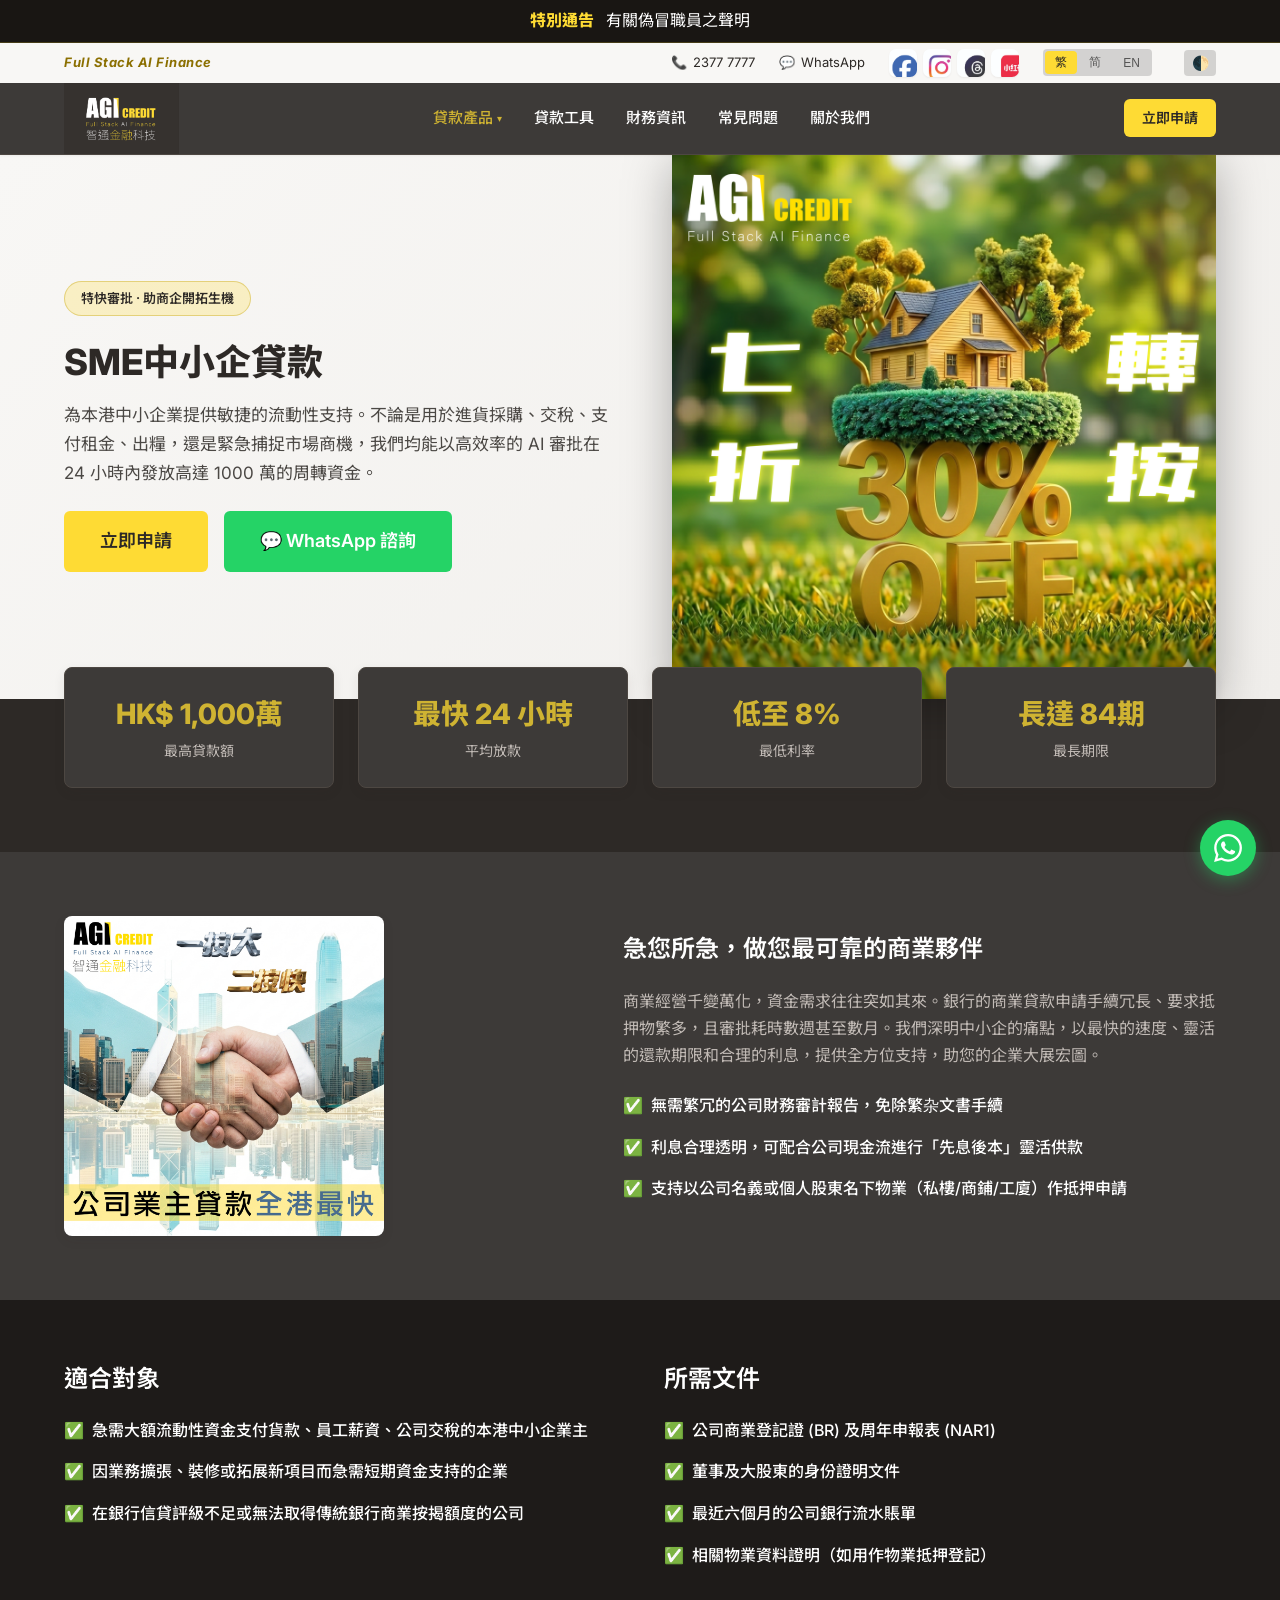
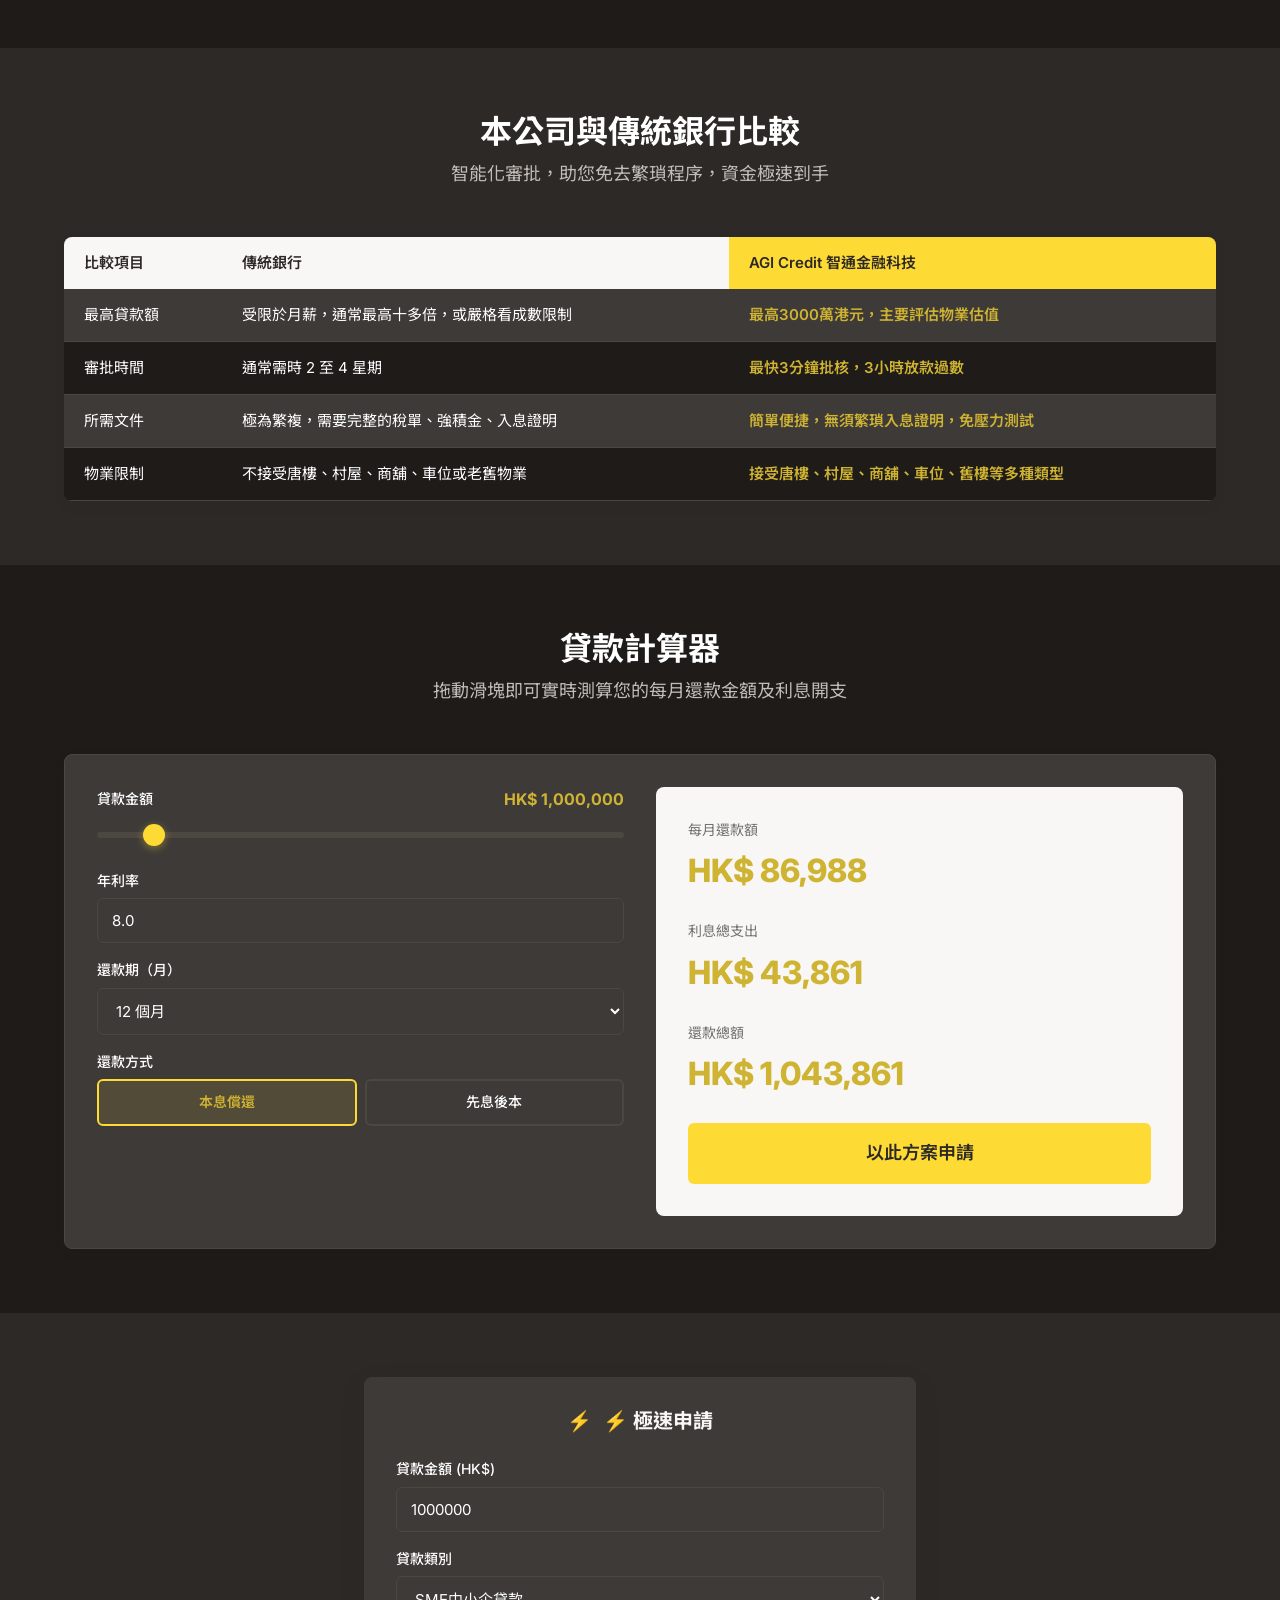
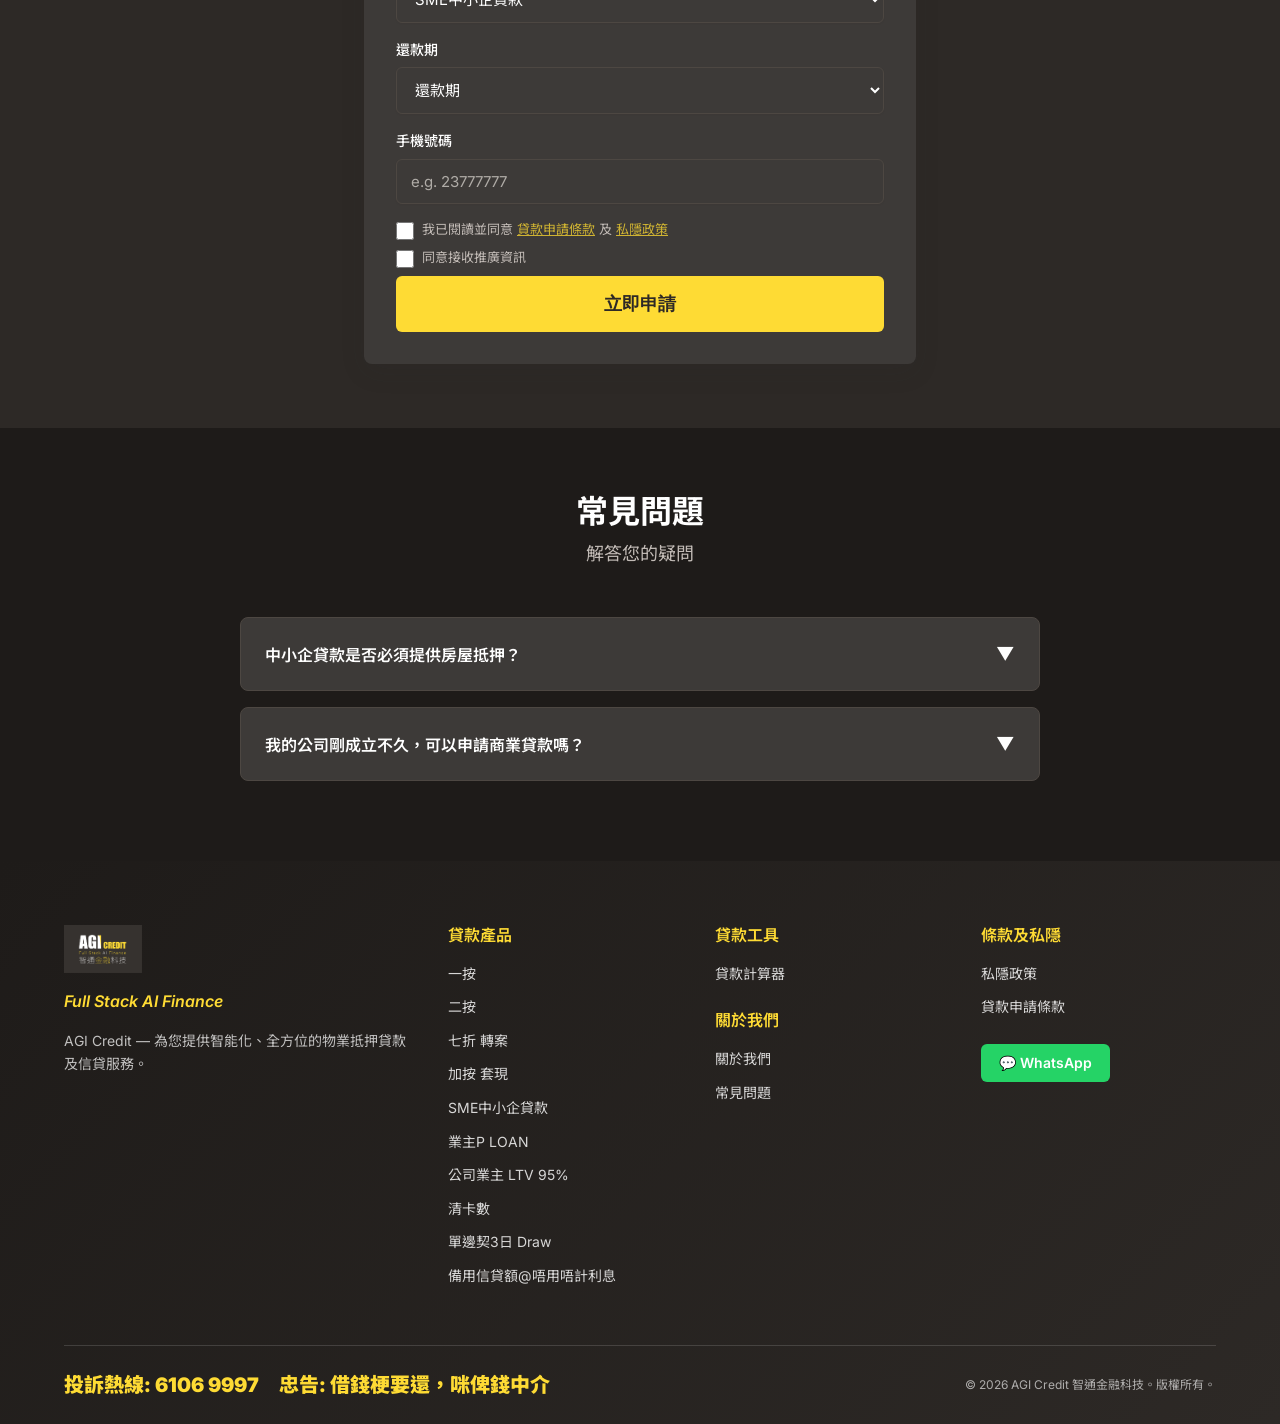
<file: static/products/sme-loan.html>
<!DOCTYPE html>
<html lang="zh-Hant">
<head>
  <meta charset="UTF-8">
  <meta name="viewport" content="width=device-width, initial-scale=1.0">
  <title>AGI Credit 智通金融科技 | SME中小企貸款款</title>
  <meta name="description" content="AGI Credit 智通金融科技提供SME中小企貸款款。專為企業主量身定制，利息合理透明，審批手續簡便，還款期靈活高達 84 個月。最快 24 小時資金過數，解您燃眉之急。">
  <meta property="og:title" content="AGI Credit 智通金融科技 | SME中小企貸款款">
  <meta property="og:description" content="中小企周轉貸款，額度最高1,000萬，最快3小時放款，還款靈活，配合中小企資金流動週期。">
  <meta property="og:image" content="../img/sme_turnover_interest.png">
  <link rel="icon" href="../img/logo.png" type="image/png">
  <link rel="stylesheet" href="../css/style.css">
</head>
<body>

  <div class="site-notice" id="site-notice">
    <button class="site-notice__bar" type="button" aria-expanded="false">
      <strong>特別通告</strong>
      <span>有關偽冒職員之聲明</span>
    </button>
    <div class="site-notice__body">
      <div>
        <strong>特別通告</strong>
        <h2>有關偽冒職員之聲明</h2>
        <p>AGI Credit 發現近日有騙徒假冒本公司職員，並提供貸款服務。有關欺詐案件已報警跟進。AGI Credit提醒客戶，本公司只會邀請客戶到中環總行以及各據點內洽談以及遞交相關文件。客戶可於AGI Credit網頁查閱總行及各據點的地址。此外，客戶如對來電者身份有懷疑，可致電AGI Credit客戶服務熱線2377 7777核實其職員身份。客戶如有任何疑問，請致電AGI Credit客戶服務熱線2377 7777查詢。</p>
      </div>
      <button class="site-notice__close" type="button" aria-label="關閉特別通告">×</button>
    </div>
  </div>
<!-- Top Bar -->
  <div class="topbar">
    <div class="container">
      <div class="topbar__left">
        <span class="topbar__slogan">Full Stack AI Finance</span>
      </div>
      <div class="topbar__right">
        <div class="topbar__contact">
          <span>📞</span>
          <a href="tel:+85223777777">2377 7777</a>
        </div>
        <div class="topbar__contact">
          <span style="color:#25D366">💬</span>
          <a href="https://wa.me/85223777777" target="_blank">WhatsApp</a>
        </div>
        <nav class="social-links" aria-label="社交媒體">
          <a class="social-links__item social-links__item--facebook" href="https://www.facebook.com/agicredit" target="_blank" rel="noopener" aria-label="Facebook"></a>
          <a class="social-links__item social-links__item--instagram" href="https://www.instagram.com/agicredit" target="_blank" rel="noopener" aria-label="Instagram"></a>
          <a class="social-links__item social-links__item--threads" href="https://www.threads.net/@agicredit" target="_blank" rel="noopener" aria-label="Threads"></a>
          <a class="social-links__item social-links__item--rednote" href="https://www.xiaohongshu.com" target="_blank" rel="noopener" aria-label="小紅書"></a>
        </nav>
        <div class="lang-switch">
          <button class="lang-switch__btn active" data-lang="zh-hk">繁</button>
          <button class="lang-switch__btn" data-lang="zh-cn">简</button>
          <button class="lang-switch__btn" data-lang="en">EN</button>
        </div>
        <button class="theme-switch" id="theme-switch" title="切換風格">🌓</button>
      </div>
    </div>
  </div>

  <!-- Header -->
  <header class="header" id="header">
    <div class="container">
      <a href="../index.html" class="header__logo">
        <img src="../img/logo.png" alt="AGI Credit 智通金融科技">
      </a>
      <nav class="header__nav">
        <div class="nav__item">
          <a class="nav__link active" href="#"><span data-i18n="nav.products">貸款產品</span> <span class="nav__arrow">▾</span></a>
          <div class="nav__dropdown">
            <a class="nav__dropdown-link" href="first-mortgage.html" data-i18n="product.first_mortgage">一按</a>
            <a class="nav__dropdown-link" href="second-mortgage.html" data-i18n="product.second_mortgage">二按</a>
            <a class="nav__dropdown-link" href="refinance.html" data-i18n="product.refinance">七折 轉案</a>
            <a class="nav__dropdown-link" href="equity-cashout.html" data-i18n="product.equity_cashout">加按 套現</a>
            <a class="nav__dropdown-link" href="sme-loan.html" data-i18n="product.sme_loan">SME中小企貸款</a>
            <a class="nav__dropdown-link" href="../index.html#hero-form" data-i18n="product.owner_p_loan">業主P LOAN</a>
            <a class="nav__dropdown-link" href="owner-loan.html" data-i18n="product.owner_loan">公司業主 LTV 95%</a>
            <a class="nav__dropdown-link" href="../index.html#hero-form" data-i18n="product.clear_card">清卡數</a>
            <a class="nav__dropdown-link" href="tax-loan.html" data-i18n="product.tax_loan">單邊契3日 Draw</a>
            <a class="nav__dropdown-link" href="../index.html#hero-form" data-i18n="product.backup_credit">備用信貸額@唔用唔計利息</a>
          </div>
        </div>
        <div class="nav__item">
          <a class="nav__link" href="../tools/calculator.html"><span data-i18n="nav.tools">貸款工具</span></a>
        </div>
        <div class="nav__item">
          <a class="nav__link" href="../news.html"><span data-i18n="nav.news">財務資訊</span></a>
        </div>
        <div class="nav__item">
          <a class="nav__link" href="../faq.html"><span data-i18n="nav.faq">常見問題</span></a>
        </div>
        <div class="nav__item">
          <a class="nav__link" href="../contact.html"><span data-i18n="nav.contact">聯絡我們</span></a>
        </div>
      </nav>
      <div class="header__actions">
        <a href="#hero-form" class="btn btn--primary btn--sm" data-i18n="nav.apply">立即申請</a>
      </div>
      <button class="mobile-toggle" aria-label="Menu">
        <span></span><span></span><span></span>
      </button>
    </div>
  </header>

  <!-- Product Hero -->
  <section class="product-hero">
    <div class="container">
      <div class="product-hero__content">
        <span class="hero__badge" data-i18n="product.sme_loan_badge">特快審批 · 助商企開拓生機</span>
        <h1 class="product-hero__title" data-i18n="product.sme_loan">SME中小企貸款</h1>
        <p class="product-hero__desc" data-i18n="product.sme_loan_subtitle">為本港中小企業提供敏捷的流動性支持。不論是用於進貨採購、交稅、支付租金、出糧，還是緊急捕捉市場商機，我們均能以高效率的 AI 審批在 24 小時內發放高達 1000 萬的周轉資金。</p>
        <div class="mt-lg">
          <a href="#hero-form" class="btn btn--primary btn--lg" data-i18n="nav.apply">立即申請</a>
          <a href="https://wa.me/85223777777" target="_blank" class="btn btn--secondary btn--lg btn--whatsapp" style="border:none;margin-left:12px;">💬 WhatsApp 諮詢</a>
        </div>
      </div>
      <div class="product-hero__image">
        <img src="../img/sme_turnover_interest.png" alt="SME中小企貸款">
      </div>
    </div>
  </section>

  <!-- Key Figures -->
  <div class="container">
    <div class="key-figures">
      <div class="key-figure">
        <div class="key-figure__value" data-i18n="sme_loan.val_1">HK$ 1,000萬</div>
        <div class="key-figure__label" data-i18n="max_amount">最高貸款額</div>
      </div>
      <div class="key-figure">
        <div class="key-figure__value" data-i18n="sme_loan.val_2">最快 24 小時</div>
        <div class="key-figure__label" data-i18n="stats.speed">平均放款</div>
      </div>
      <div class="key-figure">
        <div class="key-figure__value" data-i18n="owner_loan.val_3">低至 8%</div>
        <div class="key-figure__label" data-i18n="min_rate">最低利率</div>
      </div>
      <div class="key-figure">
        <div class="key-figure__value" data-i18n="sme_loan.val_4">長達 84期</div>
        <div class="key-figure__label" data-i18n="max_term">最長期限</div>
      </div>
    </div>
  </div>

  <!-- Handshake Info Section -->
  <section class="section animate-on-scroll" style="background:var(--color-surface);">
    <div class="container" style="display:flex; align-items:center; gap:64px;">
      <div style="flex:1;">
        <img src="../img/shake hand.png" alt="合作共贏" style="max-height: 320px; border-radius: var(--radius-lg); box-shadow: var(--shadow-md);">
      </div>
      <div style="flex:1.2;">
        <h3 class="mb-lg" data-i18n="sme_loan.partner_title">急您所急，做您最可靠的商業夥伴</h3>
        <p class="mb-lg text-secondary" style="line-height: 1.7;" data-i18n="sme_loan.partner_desc">商業經營千變萬化，資金需求往往突如其來。銀行的商業貸款申請手續冗長、要求抵押物繁多，且審批耗時數週甚至數月。我們深明中小企的痛點，以最快的速度、靈活的還款期限和合理的利息，提供全方位支持，助您的企業大展宏圖。</p>
        <ul class="pain-list" style="margin:0;">
          <li style="color:var(--color-text); font-weight:500;" data-i18n="sme_loan.benefit_1">無需繁冗的公司財務審計報告，免除繁杂文書手續</li>
          <li style="color:var(--color-text); font-weight:500;" data-i18n="sme_loan.benefit_2">利息合理透明，可配合公司現金流進行「先息後本」靈活供款</li>
          <li style="color:var(--color-text); font-weight:500;" data-i18n="sme_loan.benefit_3">支持以公司名義或個人股東名下物業（私樓/商鋪/工廈）作抵押申請</li>
        </ul>
      </div>
    </div>
  </section>

  <!-- Details Section -->
  <section class="section section--alt animate-on-scroll">
    <div class="container" style="display:grid; grid-template-columns: 1fr 1fr; gap:48px;">
      <div>
        <h3 class="mb-lg" data-i18n="sme_loan.target_title">適合對象</h3>
        <ul class="pain-list" style="margin:0;">
          <li style="color:var(--color-text); font-weight:500;" data-i18n="sme_loan.target_1">急需大額流動性資金支付貨款、員工薪資、公司交稅的本港中小企業主</li>
          <li style="color:var(--color-text); font-weight:500;" data-i18n="sme_loan.target_2">因業務擴張、裝修或拓展新項目而急需短期資金支持的企業</li>
          <li style="color:var(--color-text); font-weight:500;" data-i18n="sme_loan.target_3">在銀行信貸評級不足或無法取得傳統銀行商業按揭額度的公司</li>
        </ul>
      </div>
      <div>
        <h3 class="mb-lg" data-i18n="sme_loan.docs_title">所需文件</h3>
        <ul class="pain-list" style="margin:0;">
          <li style="color:var(--color-text); font-weight:500;" data-i18n="sme_loan.docs_1">公司商業登記證 (BR) 及周年申報表 (NAR1)</li>
          <li style="color:var(--color-text); font-weight:500;" data-i18n="sme_loan.docs_2">董事及大股東的身份證明文件</li>
          <li style="color:var(--color-text); font-weight:500;" data-i18n="sme_loan.docs_3">最近六個月的公司銀行流水賬單</li>
          <li style="color:var(--color-text); font-weight:500;" data-i18n="sme_loan.docs_4">相關物業資料證明（如用作物業抵押登記）</li>
        </ul>
      </div>
    </div>
  </section>

  <!-- Comparison Section -->
  <section class="section animate-on-scroll">
    <div class="container">
      <div class="section__title">
        <h2 data-i18n="compare.title">本公司與傳統銀行比較</h2>
        <p data-i18n="compare.subtitle">智能化審批，助您免去繁瑣程序，資金極速到手</p>
      </div>
      <table class="comparison-table">
        <thead>
          <tr>
            <th data-i18n="compare.metric">比較項目</th>
            <th data-i18n="compare.bank">傳統銀行</th>
            <th data-i18n="compare.agi">AGI Credit 智通金融科技</th>
          </tr>
        </thead>
        <tbody>
          <tr>
            <td data-i18n="compare.amount">最高貸款額</td>
            <td data-i18n="compare.amount_bank">受限於月薪，通常最高十多倍，或嚴格看成數限制</td>
            <td data-i18n="compare.amount_agi">最高1,000萬港元，主要評估物業估值與公司營收</td>
          </tr>
          <tr>
            <td data-i18n="compare.speed">審批時間</td>
            <td data-i18n="compare.speed_bank">通常需時 2 至 4 星期</td>
            <td data-i18n="compare.speed_agi">最快15分鐘初審，3小時放款過數</td>
          </tr>
          <tr>
            <td data-i18n="compare.docs">所需文件</td>
            <td data-i18n="compare.docs_bank">極為繁複，需要完整的稅單、強積金、入息證明</td>
            <td data-i18n="compare.docs_agi">簡單便捷，無須繁瑣入息證明，免壓力測試</td>
          </tr>
          <tr>
            <td data-i18n="compare.property">物業限制</td>
            <td data-i18n="compare.property_bank">不接受唐樓、村屋、商舖、車位或老舊物業</td>
            <td data-i18n="compare.property_agi">接受唐樓、村屋、商舖、車位、舊樓等多種類型</td>
          </tr>
        </tbody>
      </table>
    </div>
  </section>

  <!-- Calculator Section -->
  <section class="section section--alt animate-on-scroll">
    <div class="container">
      <div class="section__title">
        <h2 data-i18n="calc.title">月供即時測算</h2>
        <p data-i18n="calc.subtitle">拖動滑塊即可實時測算您的每月還款金額及利息開支</p>
      </div>
      
      <div class="calculator">
        <div class="calculator__grid">
          <div class="calculator__inputs">
            <!-- Amount -->
            <div class="range-group">
              <div class="range-group__header">
                <label for="calc_amount" class="range-group__label" data-i18n="calc.amount">貸款金額</label>
                <span class="range-group__value" id="calc_amount_display">HK$ 1,000,000</span>
              </div>
              <input type="range" id="calc_amount" min="100000" max="10000000" step="100000" value="1000000">
            </div>

            <!-- Rate -->
            <div class="form-group">
              <label for="calc_interest_rate" data-i18n="calc.rate">年利率 (%)</label>
              <input type="number" class="form-control" id="calc_interest_rate" min="2.0" max="24.0" step="0.1" value="8.0">
            </div>

            <!-- Term -->
            <div class="form-group">
              <label for="calc_months" data-i18n="calc.term">還款期（月）</label>
              <select class="form-control" id="calc_months">
                <option value="1" data-i18n="term.1">1 個月</option>
                <option value="3" data-i18n="term.3">3 個月</option>
                <option value="6" data-i18n="term.6">6 個月</option>
                <option value="12" data-i18n="term.12" selected>12 個月</option>
                <option value="24" data-i18n="term.24">24 個月</option>
                <option value="36" data-i18n="term.36">36 個月</option>
                <option value="60" data-i18n="term.60">60 個月</option>
              </select>
            </div>

            <!-- Type -->
            <div class="form-group">
              <label data-i18n="calc.type">還款方式</label>
              <div class="radio-group">
                <div class="radio-group__item">
                  <input type="radio" name="calc_type" id="calc_type_pi" value="pi" checked>
                  <label for="calc_type_pi" class="radio-group__label" data-i18n="calc.type_pi">本息償還</label>
                </div>
                <div class="radio-group__item">
                  <input type="radio" name="calc_type" id="calc_type_io" value="io">
                  <label for="calc_type_io" class="radio-group__label" data-i18n="calc.type_io">先息後本</label>
                </div>
              </div>
            </div>
          </div>

          <div class="calculator__results">
            <div class="calculator__result-item">
              <div class="calculator__result-label" data-i18n="calc.monthly">每月還款額</div>
              <div class="calculator__result-value" id="calc_result_monthly_payment">HK$ 0</div>
            </div>
            <div class="calculator__result-item">
              <div class="calculator__result-label" data-i18n="calc.total_interest">利息總支出</div>
              <div class="calculator__result-value" id="calc_result_total_interest">HK$ 0</div>
            </div>
            <div class="calculator__result-item">
              <div class="calculator__result-label" data-i18n="calc.total_repay">還款總額</div>
              <div class="calculator__result-value" id="calc_result_total_repay">HK$ 0</div>
            </div>
            <a href="#hero-form" class="btn btn--primary btn--block btn--lg" id="btn_calc_apply" data-i18n="calc.apply_now">以此方案申請</a>
          </div>
        </div>
      </div>
    </div>
  </section>

  <!-- Lead Form Section -->
  <section class="section" id="apply-section">
    <div class="container" style="max-width: 600px;">
      <div class="hero__form-wrapper" id="hero-form" style="animation:none;">
        <form class="hero__form" id="quick-apply-form">
          <h3 class="hero__form-title"><span class="icon">⚡</span> <span data-i18n="form.title">極速申請</span></h3>
          <div class="form-group">
            <label for="input_loan_amount" data-i18n="form.loan_amount">貸款金額 (HK$)</label>
            <input type="number" class="form-control" id="input_loan_amount" placeholder="e.g. 1000000" min="1" max="50000000" value="1000000">
            <div class="form-error">請輸入有效金額 (1 - 50,000,000)</div>
          </div>
          <div class="form-group">
            <label for="select_loan_category" data-i18n="form.loan_category">貸款類別</label>
            <select class="form-control" id="select_loan_category">
              <option value="" data-i18n="form.select_category">貸款類別</option>
              <option value="first-mortgage" data-i18n="product.first_mortgage">一按</option>
              <option value="second-mortgage" data-i18n="product.second_mortgage">二按</option>
              <option value="refinance" data-i18n="product.refinance">七折 轉案</option>
              <option value="equity-cashout" data-i18n="product.equity_cashout">加按 套現</option>
              <option value="sme-loan" data-i18n="product.sme_loan">SME中小企貸款</option>
              <option value="owner-p-loan" data-i18n="product.owner_p_loan">業主P LOAN</option>
              <option value="owner-loan" data-i18n="product.owner_loan">公司業主 LTV 95%</option>
              <option value="clear-card" data-i18n="product.clear_card">清卡數</option>
              <option value="tax-loan" data-i18n="product.tax_loan">單邊契3日 Draw</option>
              <option value="backup-credit" data-i18n="product.backup_credit">備用信貸額@唔用唔計利息</option>
            </select>
            <div class="form-error">貸款類別</div>
          </div>
          <div class="form-group">
            <label for="select_loan_term" data-i18n="form.loan_term">還款期</label>
            <select class="form-control" id="select_loan_term">
              <option value="" data-i18n="form.select_term">還款期</option>
              <option value="1" data-i18n="term.1">1 個月</option>
              <option value="3" data-i18n="term.3">3 個月</option>
              <option value="6" data-i18n="term.6">6 個月</option>
              <option value="12" data-i18n="term.12">12 個月</option>
              <option value="24" data-i18n="term.24">24 個月</option>
              <option value="36" data-i18n="term.36">36 個月</option>
              <option value="60" data-i18n="term.60">60 個月</option>
              <option value="120" data-i18n="term.120">120 個月</option>
            </select>
            <div class="form-error">還款期</div>
          </div>
          <div class="form-group">
            <label for="input_phone_number" data-i18n="form.phone">手機號碼</label>
            <input type="tel" class="form-control" id="input_phone_number" placeholder="e.g. 23777777">
            <div class="form-error">請輸入有效手機號碼</div>
          </div>
          <div class="form-check">
            <input type="checkbox" id="chk_accept_terms">
            <label for="chk_accept_terms"><span data-i18n="form.terms">我已閱讀並同意</span> <a href="../terms.html" data-i18n="form.terms_link">貸款申請條款</a> <span data-i18n="form.privacy">及</span> <a href="../terms.html" data-i18n="form.privacy_link">私隱政策</a></label>
          </div>
          <div class="form-check">
            <input type="checkbox" id="chk_marketing_consent">
            <label for="chk_marketing_consent" data-i18n="form.marketing">同意接收推廣資訊</label>
          </div>
          <button type="submit" class="btn btn--primary btn--block btn--lg" id="btn_submit_lead" data-i18n="form.submit">立即申請</button>
        </form>
      </div>
    </div>
  </section>

  <!-- FAQ Accordion -->
  <section class="section section--alt animate-on-scroll">
    <div class="container">
      <div class="section__title">
        <h2 data-i18n="faq.title">常見問題</h2>
        <p data-i18n="faq.subtitle">為您解答關於SME中小企貸款款的熱門疑問</p>
      </div>
      <div class="faq-list">
        <div class="faq-item">
          <button class="faq-item__question">
            <span data-i18n="sme_loan.faq_q1">SME中小企貸款是否必須提供房屋抵押？</span>
            <span class="faq-item__arrow">▼</span>
          </button>
          <div class="faq-item__answer">
            <div class="faq-item__answer-content" data-i18n="sme_loan.faq_a1">
              不一定。雖然提供物業（如辦公室、舖位或股東私人房產）作為抵押可以獲得更低的利率和更高的信貸額度，但如果您的企業經營流水表現優異，您亦可申請我們專門設計的無抵押中小企業信用貸。
            </div>
          </div>
        </div>
        <div class="faq-item">
          <button class="faq-item__question">
            <span data-i18n="sme_loan.faq_q2">我的公司剛成立不久，可以申請商業貸款嗎？</span>
            <span class="faq-item__arrow">▼</span>
          </button>
          <div class="faq-item__answer">
            <div class="faq-item__answer-content" data-i18n="sme_loan.faq_a2">
              可以。相對於傳統銀行嚴格要求公司需有 2 至 3 年審計報告和穩定營收，我們的審批更為靈活。只要您的公司在香港合法註冊，且大股東名下持有本港物業，我們均可接受個案申請。
            </div>
          </div>
        </div>
      </div>
    </div>
  </section>

  <!-- Footer -->
  <footer class="footer">
    <div class="container">
      <div class="footer__grid">
        <div class="footer__brand">
          <img src="../img/logo.png" alt="AGI Credit">
          <div class="footer__slogan">Full Stack AI Finance</div>
          <p class="footer__desc">AGI Credit — 為您提供智能化、全方位的物業抵押貸款及信貸服務。</p>
        </div>
        <div>
          <h4 class="footer__heading" data-i18n="footer.products">貸款產品</h4>
          <ul class="footer__links">
            <li><a href="first-mortgage.html" data-i18n="product.first_mortgage">一按</a></li>
            <li><a href="second-mortgage.html" data-i18n="product.second_mortgage">二按</a></li>
            <li><a href="refinance.html" data-i18n="product.refinance">七折 轉案</a></li>
            <li><a href="equity-cashout.html" data-i18n="product.equity_cashout">加按 套現</a></li>
            <li><a href="sme-loan.html" data-i18n="product.sme_loan">SME中小企貸款</a></li>
            <li><a href="../index.html#hero-form" data-i18n="product.owner_p_loan">業主P LOAN</a></li>
            <li><a href="owner-loan.html" data-i18n="product.owner_loan">公司業主 LTV 95%</a></li>
            <li><a href="../index.html#hero-form" data-i18n="product.clear_card">清卡數</a></li>
            <li><a href="tax-loan.html" data-i18n="product.tax_loan">單邊契3日 Draw</a></li>
            <li><a href="../index.html#hero-form" data-i18n="product.backup_credit">備用信貸額@唔用唔計利息</a></li>
          </ul>
        </div>
        <div>
          <h4 class="footer__heading" data-i18n="footer.tools">貸款工具</h4>
          <ul class="footer__links">
            <li><a href="../tools/calculator.html" data-i18n="tool.calculator">貸款計算器</a></li>
          </ul>
          <h4 class="footer__heading mt-lg" data-i18n="footer.about">關於我們</h4>
          <ul class="footer__links">
            <li><a href="../contact.html" data-i18n="footer.contact">聯絡我們</a></li>
            <li><a href="../faq.html" data-i18n="nav.faq">常見問題</a></li>
          </ul>
        </div>
        <div>
          <h4 class="footer__heading" data-i18n="footer.terms">條款及私隱</h4>
          <ul class="footer__links">
            <li><a href="../terms.html">私隱政策</a></li>
            <li><a href="../terms.html">貸款申請條款</a></li>
          </ul>
          <div class="mt-lg">
            <a href="https://wa.me/85223777777" target="_blank" class="btn btn--whatsapp btn--sm">💬 WhatsApp</a>
          </div>
        </div>
      </div>
      <div class="footer__bottom">
        <p class="footer__disclaimer" data-i18n="footer.disclaimer">投訴熱線: 6106 9997　忠告: 借錢梗要還，咪俾錢中介</p>
        <p data-i18n="footer.copyright">© 2026 AGI Credit 智通金融科技。版權所有。</p>
      </div>
    </div>
  </footer>

  <!-- WhatsApp Float -->
  <a href="https://wa.me/85223777777" target="_blank" class="whatsapp-float" title="WhatsApp">
    <svg viewBox="0 0 24 24"><path d="M17.472 14.382c-.297-.149-1.758-.867-2.03-.967-.273-.099-.471-.148-.67.15-.197.297-.767.966-.94 1.164-.173.199-.347.223-.644.075-.297-.15-1.255-.463-2.39-1.475-.883-.788-1.48-1.761-1.653-2.059-.173-.297-.018-.458.13-.606.134-.133.298-.347.446-.52.149-.174.198-.298.298-.497.099-.198.05-.371-.025-.52-.075-.149-.669-1.612-.916-2.207-.242-.579-.487-.5-.669-.51-.173-.008-.371-.01-.57-.01-.198 0-.52.074-.792.372-.272.297-1.04 1.016-1.04 2.479 0 1.462 1.065 2.875 1.213 3.074.149.198 2.096 3.2 5.077 4.487.709.306 1.262.489 1.694.625.712.227 1.36.195 1.871.118.571-.085 1.758-.719 2.006-1.413.248-.694.248-1.289.173-1.413-.074-.124-.272-.198-.57-.347m-5.421 7.403h-.004a9.87 9.87 0 01-5.031-1.378l-.361-.214-3.741.982.998-3.648-.235-.374a9.86 9.86 0 01-1.51-5.26c.001-5.45 4.436-9.884 9.888-9.884 2.64 0 5.122 1.03 6.988 2.898a9.825 9.825 0 012.893 6.994c-.003 5.45-4.437 9.884-9.885 9.884m8.413-18.297A11.815 11.815 0 0012.05 0C5.495 0 .16 5.335.157 11.892c0 2.096.547 4.142 1.588 5.945L.057 24l6.305-1.654a11.882 11.882 0 005.683 1.448h.005c6.554 0 11.89-5.335 11.893-11.893a11.821 11.821 0 00-3.48-8.413z"/></svg>
  </a>

  <!-- Mobile Bottom Bar -->
  <div class="mobile-bottom-bar">
    <a href="tel:+85223777777">📞 致電</a>
    <a href="https://wa.me/85223777777" class="btn--whatsapp">💬 WhatsApp</a>
    <a href="#hero-form" class="btn--primary" data-i18n="nav.apply">立即申請</a>
  </div>

  <!-- Success Modal -->
  <div class="modal-overlay" id="success-modal">
    <div class="modal">
      <div class="modal__icon">✅</div>
      <h3 class="modal__title" data-i18n="modal.success_title">申請已提交！</h3>
      <p class="modal__text" data-i18n="modal.success_text">我們的客戶經理將在15分鐘內透過電話或WhatsApp與您聯繫。</p>
      <button class="btn btn--primary" onclick="closeModal()" data-i18n="modal.ok">確認</button>
    </div>
  </div>

  <script src="../js/main.js"></script>
</body>
</html>
</file>
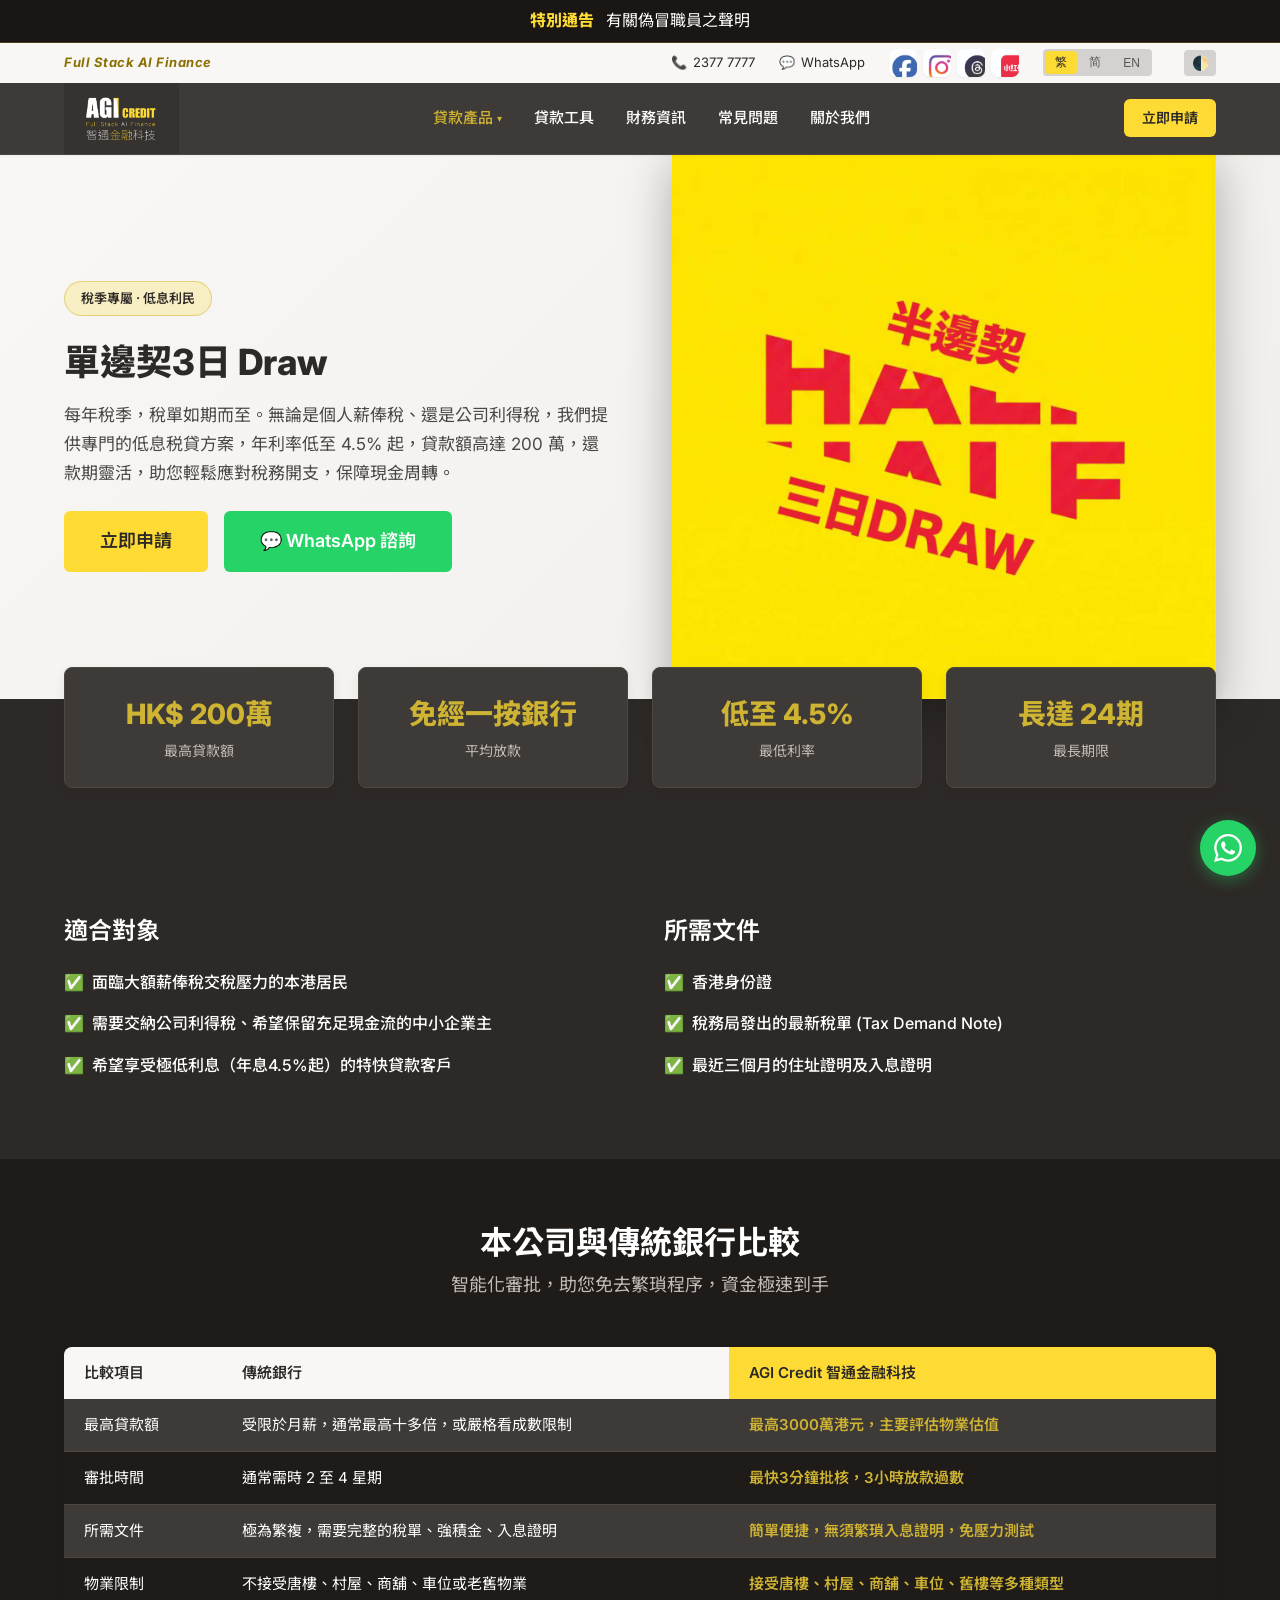
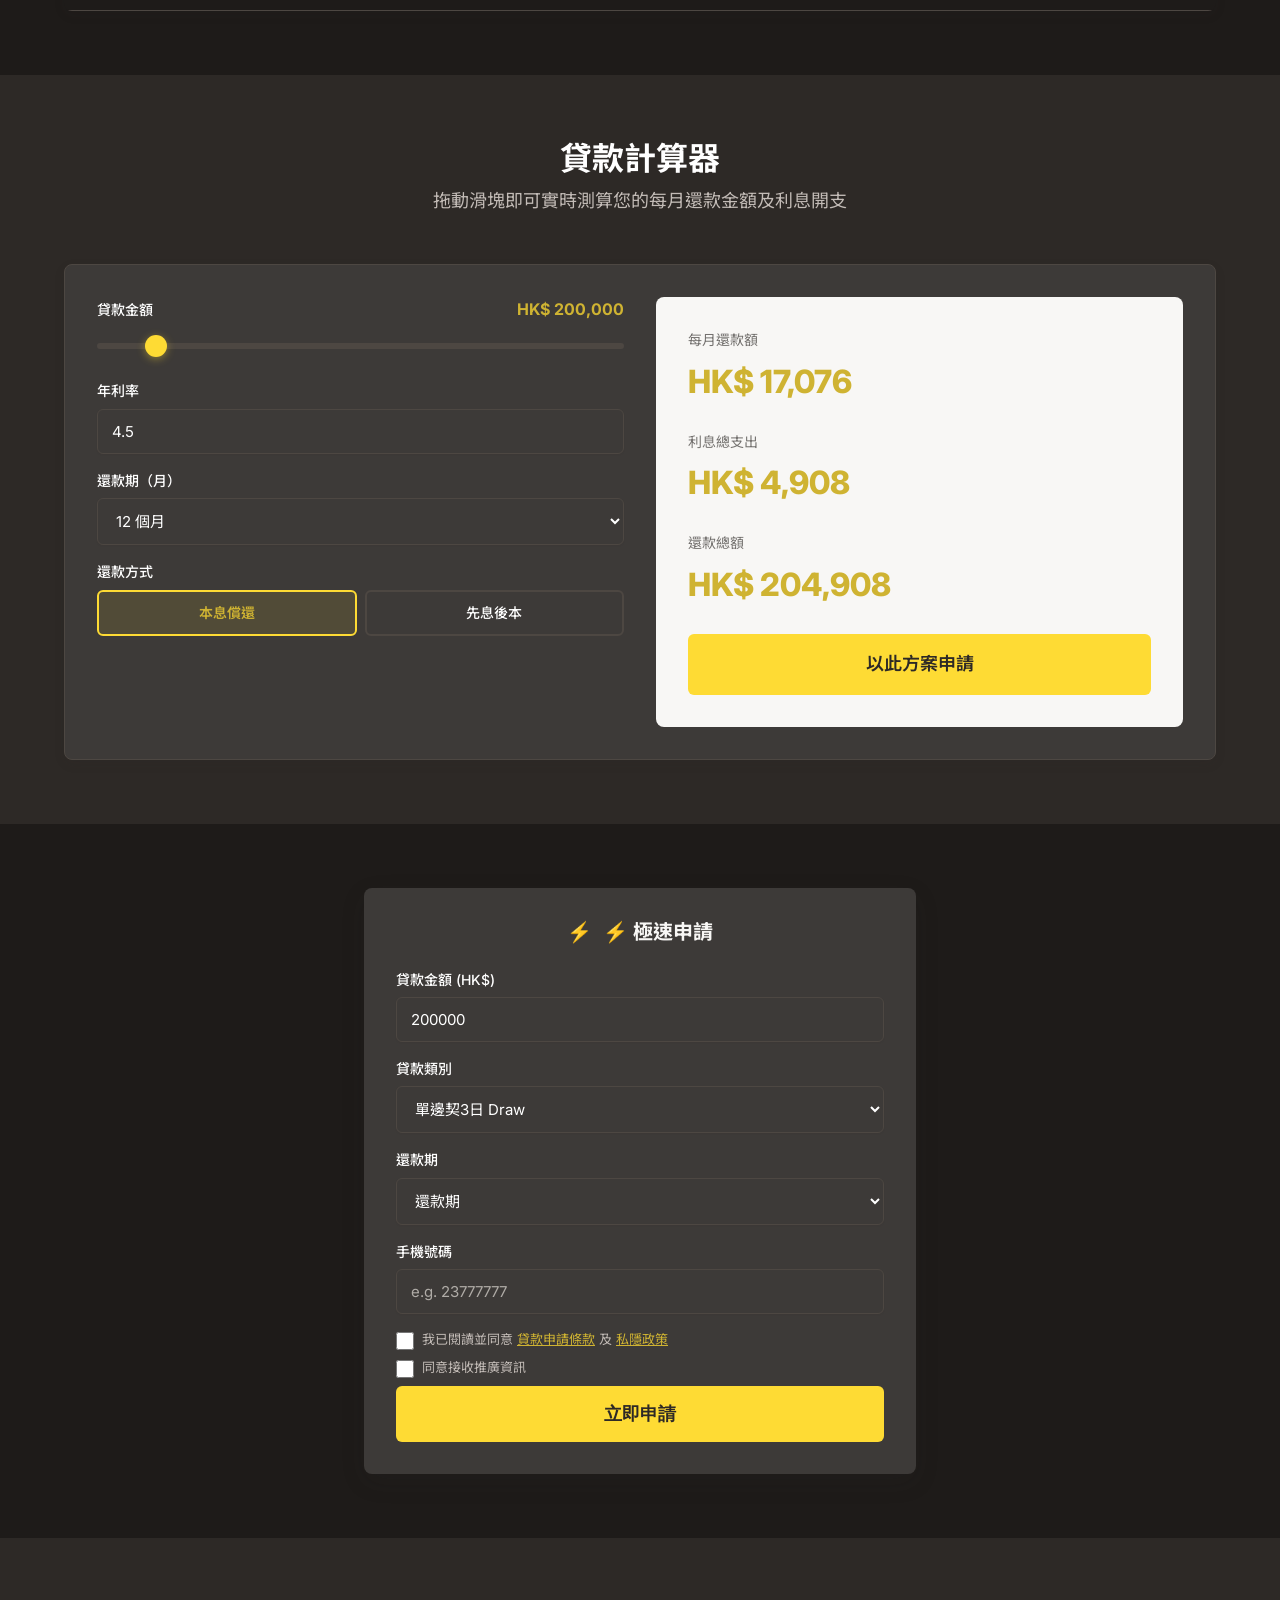
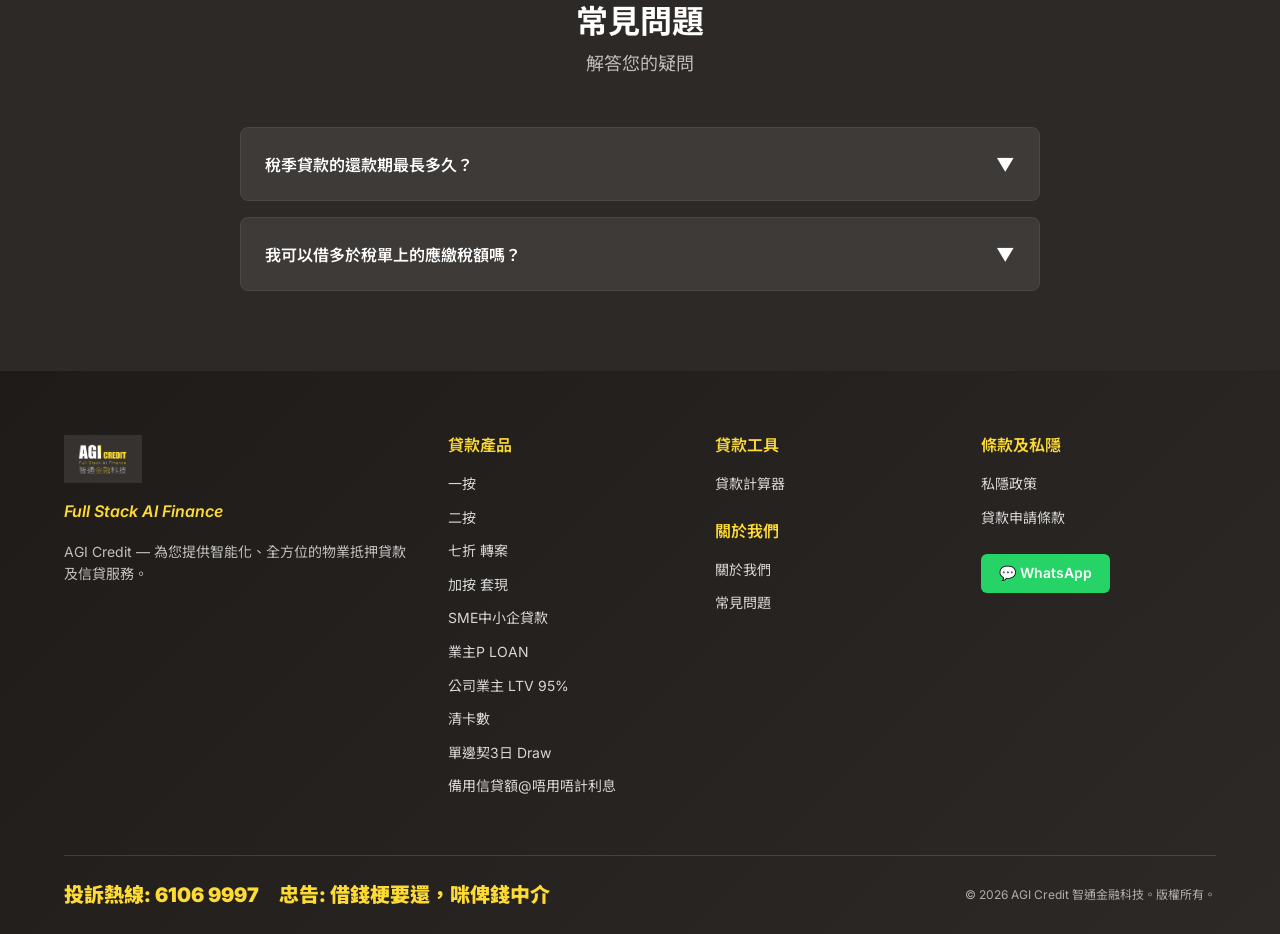
<file: static/products/tax-loan.html>
<!DOCTYPE html>
<html lang="zh-Hant">
<head>
  <meta charset="UTF-8">
  <meta name="viewport" content="width=device-width, initial-scale=1.0">
  <title>AGI Credit 智通金融科技 | 單邊契3日 Draw</title>
  <meta name="description" content="AGI Credit 智通金融科技提供低息單邊契3日 Draw。專為解決個人或公司稅單壓力設計，利息低至4.5%，最快當天過數，還款期靈活長達24個月。">
  <meta property="og:title" content="AGI Credit 智通金融科技 | 單邊契3日 Draw">
  <meta property="og:description" content="稅季專屬低息貸款，利息低至4.5%，額度高達200萬，專治稅單煩惱，最快當天過數。">
  <meta property="og:image" content="../img/3day_draw.jpg">
  <link rel="icon" href="../img/logo.png" type="image/png">
  <link rel="stylesheet" href="../css/style.css">
</head>
<body>

  <div class="site-notice" id="site-notice">
    <button class="site-notice__bar" type="button" aria-expanded="false">
      <strong>特別通告</strong>
      <span>有關偽冒職員之聲明</span>
    </button>
    <div class="site-notice__body">
      <div>
        <strong>特別通告</strong>
        <h2>有關偽冒職員之聲明</h2>
        <p>AGI Credit 發現近日有騙徒假冒本公司職員，並提供貸款服務。有關欺詐案件已報警跟進。AGI Credit提醒客戶，本公司只會邀請客戶到中環總行以及各據點內洽談以及遞交相關文件。客戶可於AGI Credit網頁查閱總行及各據點的地址。此外，客戶如對來電者身份有懷疑，可致電AGI Credit客戶服務熱線2377 7777核實其職員身份。客戶如有任何疑問，請致電AGI Credit客戶服務熱線2377 7777查詢。</p>
      </div>
      <button class="site-notice__close" type="button" aria-label="關閉特別通告">×</button>
    </div>
  </div>
<!-- Top Bar -->
  <div class="topbar">
    <div class="container">
      <div class="topbar__left">
        <span class="topbar__slogan">Full Stack AI Finance</span>
      </div>
      <div class="topbar__right">
        <div class="topbar__contact">
          <span>📞</span>
          <a href="tel:+85223777777">2377 7777</a>
        </div>
        <div class="topbar__contact">
          <span style="color:#25D366">💬</span>
          <a href="https://wa.me/85223777777" target="_blank">WhatsApp</a>
        </div>
        <nav class="social-links" aria-label="社交媒體">
          <a class="social-links__item social-links__item--facebook" href="https://www.facebook.com/agicredit" target="_blank" rel="noopener" aria-label="Facebook"></a>
          <a class="social-links__item social-links__item--instagram" href="https://www.instagram.com/agicredit" target="_blank" rel="noopener" aria-label="Instagram"></a>
          <a class="social-links__item social-links__item--threads" href="https://www.threads.net/@agicredit" target="_blank" rel="noopener" aria-label="Threads"></a>
          <a class="social-links__item social-links__item--rednote" href="https://www.xiaohongshu.com" target="_blank" rel="noopener" aria-label="小紅書"></a>
        </nav>
        <div class="lang-switch">
          <button class="lang-switch__btn active" data-lang="zh-hk">繁</button>
          <button class="lang-switch__btn" data-lang="zh-cn">简</button>
          <button class="lang-switch__btn" data-lang="en">EN</button>
        </div>
        <button class="theme-switch" id="theme-switch" title="切換風格">🌓</button>
      </div>
    </div>
  </div>

  <!-- Header -->
  <header class="header" id="header">
    <div class="container">
      <a href="../index.html" class="header__logo">
        <img src="../img/logo.png" alt="AGI Credit 智通金融科技">
      </a>
      <nav class="header__nav">
        <div class="nav__item">
          <a class="nav__link active" href="#"><span data-i18n="nav.products">貸款產品</span> <span class="nav__arrow">▾</span></a>
          <div class="nav__dropdown">
            <a class="nav__dropdown-link" href="first-mortgage.html" data-i18n="product.first_mortgage">一按</a>
            <a class="nav__dropdown-link" href="second-mortgage.html" data-i18n="product.second_mortgage">二按</a>
            <a class="nav__dropdown-link" href="refinance.html" data-i18n="product.refinance">七折 轉案</a>
            <a class="nav__dropdown-link" href="equity-cashout.html" data-i18n="product.equity_cashout">加按 套現</a>
            <a class="nav__dropdown-link" href="sme-loan.html" data-i18n="product.sme_loan">SME中小企貸款</a>
            <a class="nav__dropdown-link" href="../index.html#hero-form" data-i18n="product.owner_p_loan">業主P LOAN</a>
            <a class="nav__dropdown-link" href="owner-loan.html" data-i18n="product.owner_loan">公司業主 LTV 95%</a>
            <a class="nav__dropdown-link" href="../index.html#hero-form" data-i18n="product.clear_card">清卡數</a>
            <a class="nav__dropdown-link" href="tax-loan.html" data-i18n="product.tax_loan">單邊契3日 Draw</a>
            <a class="nav__dropdown-link" href="../index.html#hero-form" data-i18n="product.backup_credit">備用信貸額@唔用唔計利息</a>
          </div>
        </div>
        <div class="nav__item">
          <a class="nav__link" href="../tools/calculator.html"><span data-i18n="nav.tools">貸款工具</span></a>
        </div>
        <div class="nav__item">
          <a class="nav__link" href="../news.html"><span data-i18n="nav.news">財務資訊</span></a>
        </div>
        <div class="nav__item">
          <a class="nav__link" href="../faq.html"><span data-i18n="nav.faq">常見問題</span></a>
        </div>
        <div class="nav__item">
          <a class="nav__link" href="../contact.html"><span data-i18n="nav.contact">聯絡我們</span></a>
        </div>
      </nav>
      <div class="header__actions">
        <a href="#hero-form" class="btn btn--primary btn--sm" data-i18n="nav.apply">立即申請</a>
      </div>
      <button class="mobile-toggle" aria-label="Menu">
        <span></span><span></span><span></span>
      </button>
    </div>
  </header>

  <!-- Product Hero -->
  <section class="product-hero">
    <div class="container">
      <div class="product-hero__content">
        <span class="hero__badge" data-i18n="product.tax_loan_badge">稅季專屬 · 低息利民</span>
        <h1 class="product-hero__title" data-i18n="product.tax_loan">單邊契3日 Draw</h1>
        <p class="product-hero__desc" data-i18n="product.tax_loan_subtitle">每年稅季，稅單如期而至。無論是個人薪俸稅、還是公司利得稅，我們提供專門的低息税貸方案，年利率低至 4.5% 起，貸款額高達 200 萬，還款期靈活，助您輕鬆應對稅務開支，保障現金周轉。</p>
        <div class="mt-lg">
          <a href="#hero-form" class="btn btn--primary btn--lg" data-i18n="nav.apply">立即申請</a>
          <a href="https://wa.me/85223777777" target="_blank" class="btn btn--secondary btn--lg btn--whatsapp" style="border:none;margin-left:12px;">💬 WhatsApp 諮詢</a>
        </div>
      </div>
      <div class="product-hero__image">
        <img src="../img/3day_draw.jpg" alt="單邊契3日 Draw">
      </div>
    </div>
  </section>

  <!-- Key Figures -->
  <div class="container">
    <div class="key-figures">
      <div class="key-figure">
        <div class="key-figure__value" data-i18n="tax_loan.val_1">HK$ 200萬</div>
        <div class="key-figure__label" data-i18n="max_amount">最高貸款額</div>
      </div>
      <div class="key-figure">
        <div class="key-figure__value" data-i18n="second_mortgage.val_2">極速當天放款</div>
        <div class="key-figure__label" data-i18n="stats.speed">平均放款</div>
      </div>
      <div class="key-figure">
        <div class="key-figure__value" data-i18n="tax_loan.val_3">低至 4.5%</div>
        <div class="key-figure__label" data-i18n="min_rate">最低利率</div>
      </div>
      <div class="key-figure">
        <div class="key-figure__value" data-i18n="tax_loan.val_4">長達 24期</div>
        <div class="key-figure__label" data-i18n="max_term">最長期限</div>
      </div>
    </div>
  </div>

  <!-- Details Section -->
  <section class="section animate-on-scroll">
    <div class="container" style="display:grid; grid-template-columns: 1fr 1fr; gap:48px;">
      <div>
        <h3 class="mb-lg" data-i18n="tax_loan.target_title">適合對象</h3>
        <ul class="pain-list" style="margin:0;">
          <li style="color:var(--color-text); font-weight:500;" data-i18n="tax_loan.target_1">面臨大額薪俸稅交稅壓力的本港居民</li>
          <li style="color:var(--color-text); font-weight:500;" data-i18n="tax_loan.target_2">需要交納公司利得稅、希望保留充足現金流的中小企業主</li>
          <li style="color:var(--color-text); font-weight:500;" data-i18n="tax_loan.target_3">希望享受極低利息（年息4.5%起）的特快貸款客戶</li>
        </ul>
      </div>
      <div>
        <h3 class="mb-lg" data-i18n="tax_loan.docs_title">所需文件</h3>
        <ul class="pain-list" style="margin:0;">
          <li style="color:var(--color-text); font-weight:500;" data-i18n="tax_loan.docs_1">香港身份證</li>
          <li style="color:var(--color-text); font-weight:500;" data-i18n="tax_loan.docs_2">稅務局發出的最新稅單 (Tax Demand Note)</li>
          <li style="color:var(--color-text); font-weight:500;" data-i18n="tax_loan.docs_3">最近三個月的住址證明及入息證明</li>
        </ul>
      </div>
    </div>
  </section>

  <!-- Comparison Section -->
  <section class="section section--alt animate-on-scroll">
    <div class="container">
      <div class="section__title">
        <h2 data-i18n="compare.title">本公司與傳統銀行比較</h2>
        <p data-i18n="compare.subtitle">智能化審批，助您免去繁瑣程序，資金極速到手</p>
      </div>
      <table class="comparison-table">
        <thead>
          <tr>
            <th data-i18n="compare.metric">比較項目</th>
            <th data-i18n="compare.bank">傳統銀行</th>
            <th data-i18n="compare.agi">AGI Credit 智通金融科技</th>
          </tr>
        </thead>
        <tbody>
          <tr>
            <td data-i18n="compare.amount">最高貸款額</td>
            <td data-i18n="compare.amount_bank">受限於月薪，通常最高十多倍，或嚴格看成數限制</td>
            <td data-i18n="compare.amount_agi">最高200萬港元，主要評估稅單金額與還款能力</td>
          </tr>
          <tr>
            <td data-i18n="compare.speed">審批時間</td>
            <td data-i18n="compare.speed_bank">通常需時 2 至 4 星期</td>
            <td data-i18n="compare.speed_agi">最快15分鐘初審，3小時放款過數</td>
          </tr>
          <tr>
            <td data-i18n="compare.docs">所需文件</td>
            <td data-i18n="compare.docs_bank">極為繁複，需要完整的稅單、強積金、入息證明</td>
            <td data-i18n="compare.docs_agi">簡單便捷，無須繁瑣入息證明，免壓力測試</td>
          </tr>
          <tr>
            <td data-i18n="compare.property">物業限制</td>
            <td data-i18n="compare.property_bank">不接受唐樓、村屋、商舖、車位或老舊物業</td>
            <td data-i18n="compare.property_agi">接受唐樓、村屋、商舖、車位、舊樓等多種類型</td>
          </tr>
        </tbody>
      </table>
    </div>
  </section>

  <!-- Calculator Section -->
  <section class="section animate-on-scroll">
    <div class="container">
      <div class="section__title">
        <h2 data-i18n="calc.title">月供即時測算</h2>
        <p data-i18n="calc.subtitle">拖動滑塊即可實時測算您的每月還款金額及利息開支</p>
      </div>
      
      <div class="calculator">
        <div class="calculator__grid">
          <div class="calculator__inputs">
            <!-- Amount -->
            <div class="range-group">
              <div class="range-group__header">
                <label for="calc_amount" class="range-group__label" data-i18n="calc.amount">貸款金額</label>
                <span class="range-group__value" id="calc_amount_display">HK$ 200,000</span>
              </div>
              <input type="range" id="calc_amount" min="10000" max="2000000" step="10000" value="200000">
            </div>

            <!-- Rate -->
            <div class="form-group">
              <label for="calc_interest_rate" data-i18n="calc.rate">年利率 (%)</label>
              <input type="number" class="form-control" id="calc_interest_rate" min="2.0" max="24.0" step="0.1" value="4.5">
            </div>

            <!-- Term -->
            <div class="form-group">
              <label for="calc_months" data-i18n="calc.term">還款期（月）</label>
              <select class="form-control" id="calc_months">
                <option value="1" data-i18n="term.1">1 個月</option>
                <option value="3" data-i18n="term.3">3 個月</option>
                <option value="6" data-i18n="term.6">6 個月</option>
                <option value="12" data-i18n="term.12" selected>12 個月</option>
                <option value="24" data-i18n="term.24">24 個月</option>
              </select>
            </div>

            <!-- Type -->
            <div class="form-group">
              <label data-i18n="calc.type">還款方式</label>
              <div class="radio-group">
                <div class="radio-group__item">
                  <input type="radio" name="calc_type" id="calc_type_pi" value="pi" checked>
                  <label for="calc_type_pi" class="radio-group__label" data-i18n="calc.type_pi">本息償還</label>
                </div>
                <div class="radio-group__item">
                  <input type="radio" name="calc_type" id="calc_type_io" value="io">
                  <label for="calc_type_io" class="radio-group__label" data-i18n="calc.type_io">先息後本</label>
                </div>
              </div>
            </div>
          </div>

          <div class="calculator__results">
            <div class="calculator__result-item">
              <div class="calculator__result-label" data-i18n="calc.monthly">每月還款額</div>
              <div class="calculator__result-value" id="calc_result_monthly_payment">HK$ 0</div>
            </div>
            <div class="calculator__result-item">
              <div class="calculator__result-label" data-i18n="calc.total_interest">利息總支出</div>
              <div class="calculator__result-value" id="calc_result_total_interest">HK$ 0</div>
            </div>
            <div class="calculator__result-item">
              <div class="calculator__result-label" data-i18n="calc.total_repay">還款總額</div>
              <div class="calculator__result-value" id="calc_result_total_repay">HK$ 0</div>
            </div>
            <a href="#hero-form" class="btn btn--primary btn--block btn--lg" id="btn_calc_apply" data-i18n="calc.apply_now">以此方案申請</a>
          </div>
        </div>
      </div>
    </div>
  </section>

  <!-- Lead Form Section -->
  <section class="section section--alt" id="apply-section">
    <div class="container" style="max-width: 600px;">
      <div class="hero__form-wrapper" id="hero-form" style="animation:none;">
        <form class="hero__form" id="quick-apply-form">
          <h3 class="hero__form-title"><span class="icon">⚡</span> <span data-i18n="form.title">極速申請</span></h3>
          <div class="form-group">
            <label for="input_loan_amount" data-i18n="form.loan_amount">貸款金額 (HK$)</label>
            <input type="number" class="form-control" id="input_loan_amount" placeholder="e.g. 200000" min="1" max="50000000" value="200000">
            <div class="form-error">請輸入有效金額 (1 - 50,000,000)</div>
          </div>
          <div class="form-group">
            <label for="select_loan_category" data-i18n="form.loan_category">貸款類別</label>
            <select class="form-control" id="select_loan_category">
              <option value="" data-i18n="form.select_category">貸款類別</option>
              <option value="first-mortgage" data-i18n="product.first_mortgage">一按</option>
              <option value="second-mortgage" data-i18n="product.second_mortgage">二按</option>
              <option value="refinance" data-i18n="product.refinance">七折 轉案</option>
              <option value="equity-cashout" data-i18n="product.equity_cashout">加按 套現</option>
              <option value="sme-loan" data-i18n="product.sme_loan">SME中小企貸款</option>
              <option value="owner-p-loan" data-i18n="product.owner_p_loan">業主P LOAN</option>
              <option value="owner-loan" data-i18n="product.owner_loan">公司業主 LTV 95%</option>
              <option value="clear-card" data-i18n="product.clear_card">清卡數</option>
              <option value="tax-loan" data-i18n="product.tax_loan">單邊契3日 Draw</option>
              <option value="backup-credit" data-i18n="product.backup_credit">備用信貸額@唔用唔計利息</option>
            </select>
            <div class="form-error">貸款類別</div>
          </div>
          <div class="form-group">
            <label for="select_loan_term" data-i18n="form.loan_term">還款期</label>
            <select class="form-control" id="select_loan_term">
              <option value="" data-i18n="form.select_term">還款期</option>
              <option value="1" data-i18n="term.1">1 個月</option>
              <option value="3" data-i18n="term.3">3 個月</option>
              <option value="6" data-i18n="term.6">6 個月</option>
              <option value="12" data-i18n="term.12">12 個月</option>
              <option value="24" data-i18n="term.24">24 個月</option>
              <option value="36" data-i18n="term.36">36 個月</option>
              <option value="60" data-i18n="term.60">60 個月</option>
              <option value="120" data-i18n="term.120">120 個月</option>
            </select>
            <div class="form-error">還款期</div>
          </div>
          <div class="form-group">
            <label for="input_phone_number" data-i18n="form.phone">手機號碼</label>
            <input type="tel" class="form-control" id="input_phone_number" placeholder="e.g. 23777777">
            <div class="form-error">請輸入有效手機號碼</div>
          </div>
          <div class="form-check">
            <input type="checkbox" id="chk_accept_terms">
            <label for="chk_accept_terms"><span data-i18n="form.terms">我已閱讀並同意</span> <a href="../terms.html" data-i18n="form.terms_link">貸款申請條款</a> <span data-i18n="form.privacy">及</span> <a href="../terms.html" data-i18n="form.privacy_link">私隱政策</a></label>
          </div>
          <div class="form-check">
            <input type="checkbox" id="chk_marketing_consent">
            <label for="chk_marketing_consent" data-i18n="form.marketing">同意接收推廣資訊</label>
          </div>
          <button type="submit" class="btn btn--primary btn--block btn--lg" id="btn_submit_lead" data-i18n="form.submit">立即申請</button>
        </form>
      </div>
    </div>
  </section>

  <!-- FAQ Accordion -->
  <section class="section animate-on-scroll">
    <div class="container">
      <div class="section__title">
        <h2 data-i18n="faq.title">常見問題</h2>
        <p data-i18n="faq.subtitle">為您解答關於單邊契3日 Draw的熱門疑問</p>
      </div>
      <div class="faq-list">
        <div class="faq-item">
          <button class="faq-item__question">
            <span data-i18n="tax_loan.faq_q1">稅季貸款的還款期最長多久？</span>
            <span class="faq-item__arrow">▼</span>
          </button>
          <div class="faq-item__answer">
            <div class="faq-item__answer-content" data-i18n="tax_loan.faq_a1">
              稅季貸款主要是為了解決年度稅款的開支壓力。為了讓您能在下一個稅季到來前清還貸款，我們提供的還款期最長為 24 個月。
            </div>
          </div>
        </div>
        <div class="faq-item">
          <button class="faq-item__question">
            <span data-i18n="tax_loan.faq_q2">我可以借多於稅單上的應繳稅額嗎？</span>
            <span class="faq-item__arrow">▼</span>
          </button>
          <div class="faq-item__answer">
            <div class="faq-item__answer-content" data-i18n="tax_loan.faq_a2">
              可以。只要您的財務狀況及還款能力良好，我們批出的最高稅貸額度可高達您應繳稅款的 2 倍，或者最高 200 萬港元（以較低者為準），讓您有額外現金作靈活支配。
            </div>
          </div>
        </div>
      </div>
    </div>
  </section>

  <!-- Footer -->
  <footer class="footer">
    <div class="container">
      <div class="footer__grid">
        <div class="footer__brand">
          <img src="../img/logo.png" alt="AGI Credit">
          <div class="footer__slogan">Full Stack AI Finance</div>
          <p class="footer__desc">AGI Credit — 為您提供智能化、全方位的物業抵押貸款及信貸服務。</p>
        </div>
        <div>
          <h4 class="footer__heading" data-i18n="footer.products">貸款產品</h4>
          <ul class="footer__links">
            <li><a href="first-mortgage.html" data-i18n="product.first_mortgage">一按</a></li>
            <li><a href="second-mortgage.html" data-i18n="product.second_mortgage">二按</a></li>
            <li><a href="refinance.html" data-i18n="product.refinance">七折 轉案</a></li>
            <li><a href="equity-cashout.html" data-i18n="product.equity_cashout">加按 套現</a></li>
            <li><a href="sme-loan.html" data-i18n="product.sme_loan">SME中小企貸款</a></li>
            <li><a href="../index.html#hero-form" data-i18n="product.owner_p_loan">業主P LOAN</a></li>
            <li><a href="owner-loan.html" data-i18n="product.owner_loan">公司業主 LTV 95%</a></li>
            <li><a href="../index.html#hero-form" data-i18n="product.clear_card">清卡數</a></li>
            <li><a href="tax-loan.html" data-i18n="product.tax_loan">單邊契3日 Draw</a></li>
            <li><a href="../index.html#hero-form" data-i18n="product.backup_credit">備用信貸額@唔用唔計利息</a></li>
          </ul>
        </div>
        <div>
          <h4 class="footer__heading" data-i18n="footer.tools">貸款工具</h4>
          <ul class="footer__links">
            <li><a href="../tools/calculator.html" data-i18n="tool.calculator">貸款計算器</a></li>
          </ul>
          <h4 class="footer__heading mt-lg" data-i18n="footer.about">關於我們</h4>
          <ul class="footer__links">
            <li><a href="../contact.html" data-i18n="footer.contact">聯絡我們</a></li>
            <li><a href="../faq.html" data-i18n="nav.faq">常見問題</a></li>
          </ul>
        </div>
        <div>
          <h4 class="footer__heading" data-i18n="footer.terms">條款及私隱</h4>
          <ul class="footer__links">
            <li><a href="../terms.html">私隱政策</a></li>
            <li><a href="../terms.html">貸款申請條款</a></li>
          </ul>
          <div class="mt-lg">
            <a href="https://wa.me/85223777777" target="_blank" class="btn btn--whatsapp btn--sm">💬 WhatsApp</a>
          </div>
        </div>
      </div>
      <div class="footer__bottom">
        <p class="footer__disclaimer" data-i18n="footer.disclaimer">投訴熱線: 6106 9997　忠告: 借錢梗要還，咪俾錢中介</p>
        <p data-i18n="footer.copyright">© 2026 AGI Credit 智通金融科技。版權所有。</p>
      </div>
    </div>
  </footer>

  <!-- WhatsApp Float -->
  <a href="https://wa.me/85223777777" target="_blank" class="whatsapp-float" title="WhatsApp">
    <svg viewBox="0 0 24 24"><path d="M17.472 14.382c-.297-.149-1.758-.867-2.03-.967-.273-.099-.471-.148-.67.15-.197.297-.767.966-.94 1.164-.173.199-.347.223-.644.075-.297-.15-1.255-.463-2.39-1.475-.883-.788-1.48-1.761-1.653-2.059-.173-.297-.018-.458.13-.606.134-.133.298-.347.446-.52.149-.174.198-.298.298-.497.099-.198.05-.371-.025-.52-.075-.149-.669-1.612-.916-2.207-.242-.579-.487-.5-.669-.51-.173-.008-.371-.01-.57-.01-.198 0-.52.074-.792.372-.272.297-1.04 1.016-1.04 2.479 0 1.462 1.065 2.875 1.213 3.074.149.198 2.096 3.2 5.077 4.487.709.306 1.262.489 1.694.625.712.227 1.36.195 1.871.118.571-.085 1.758-.719 2.006-1.413.248-.694.248-1.289.173-1.413-.074-.124-.272-.198-.57-.347m-5.421 7.403h-.004a9.87 9.87 0 01-5.031-1.378l-.361-.214-3.741.982.998-3.648-.235-.374a9.86 9.86 0 01-1.51-5.26c.001-5.45 4.436-9.884 9.888-9.884 2.64 0 5.122 1.03 6.988 2.898a9.825 9.825 0 012.893 6.994c-.003 5.45-4.437 9.884-9.885 9.884m8.413-18.297A11.815 11.815 0 0012.05 0C5.495 0 .16 5.335.157 11.892c0 2.096.547 4.142 1.588 5.945L.057 24l6.305-1.654a11.882 11.882 0 005.683 1.448h.005c6.554 0 11.89-5.335 11.893-11.893a11.821 11.821 0 00-3.48-8.413z"/></svg>
  </a>

  <!-- Mobile Bottom Bar -->
  <div class="mobile-bottom-bar">
    <a href="tel:+85223777777">📞 致電</a>
    <a href="https://wa.me/85223777777" class="btn--whatsapp">💬 WhatsApp</a>
    <a href="#hero-form" class="btn--primary" data-i18n="nav.apply">立即申請</a>
  </div>

  <!-- Success Modal -->
  <div class="modal-overlay" id="success-modal">
    <div class="modal">
      <div class="modal__icon">✅</div>
      <h3 class="modal__title" data-i18n="modal.success_title">申請已提交！</h3>
      <p class="modal__text" data-i18n="modal.success_text">我們的客戶經理將在15分鐘內透過電話或WhatsApp與您聯繫。</p>
      <button class="btn btn--primary" onclick="closeModal()" data-i18n="modal.ok">確認</button>
    </div>
  </div>

  <script src="../js/main.js"></script>
</body>
</html>
</file>
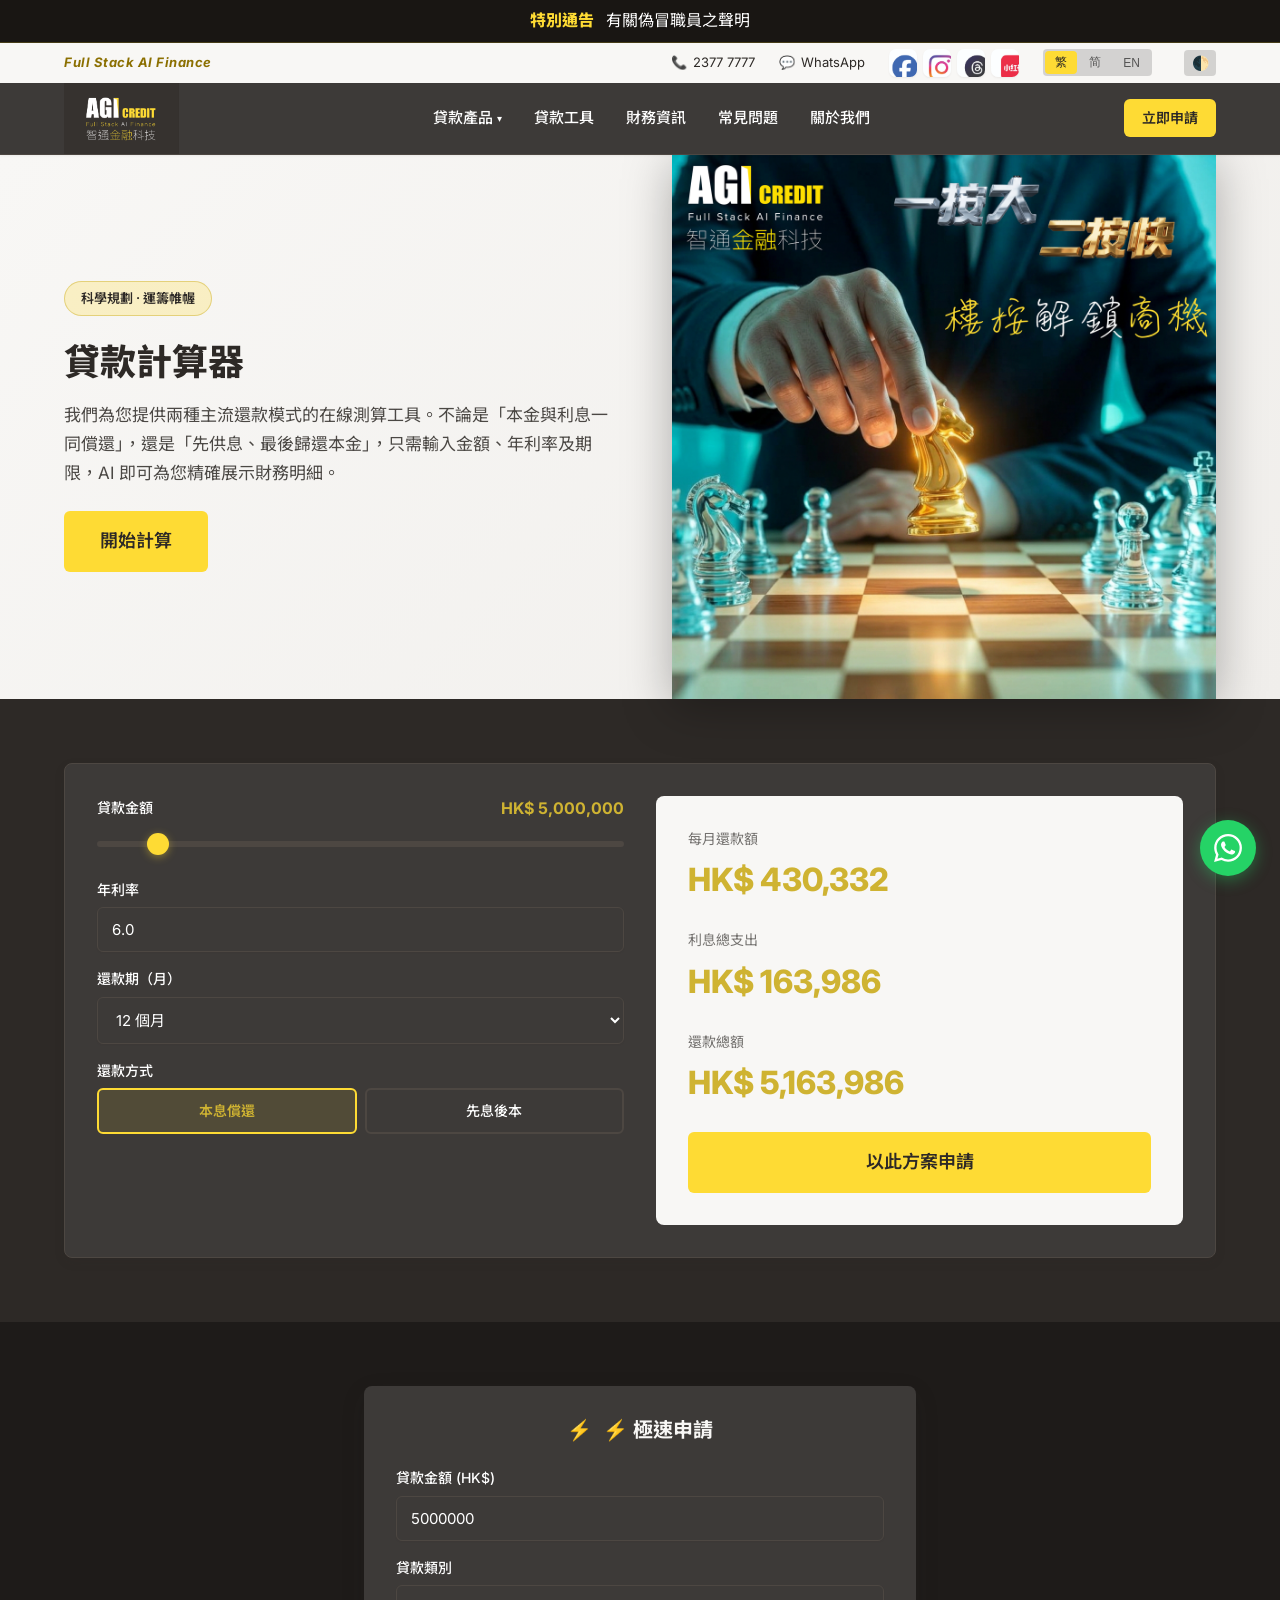
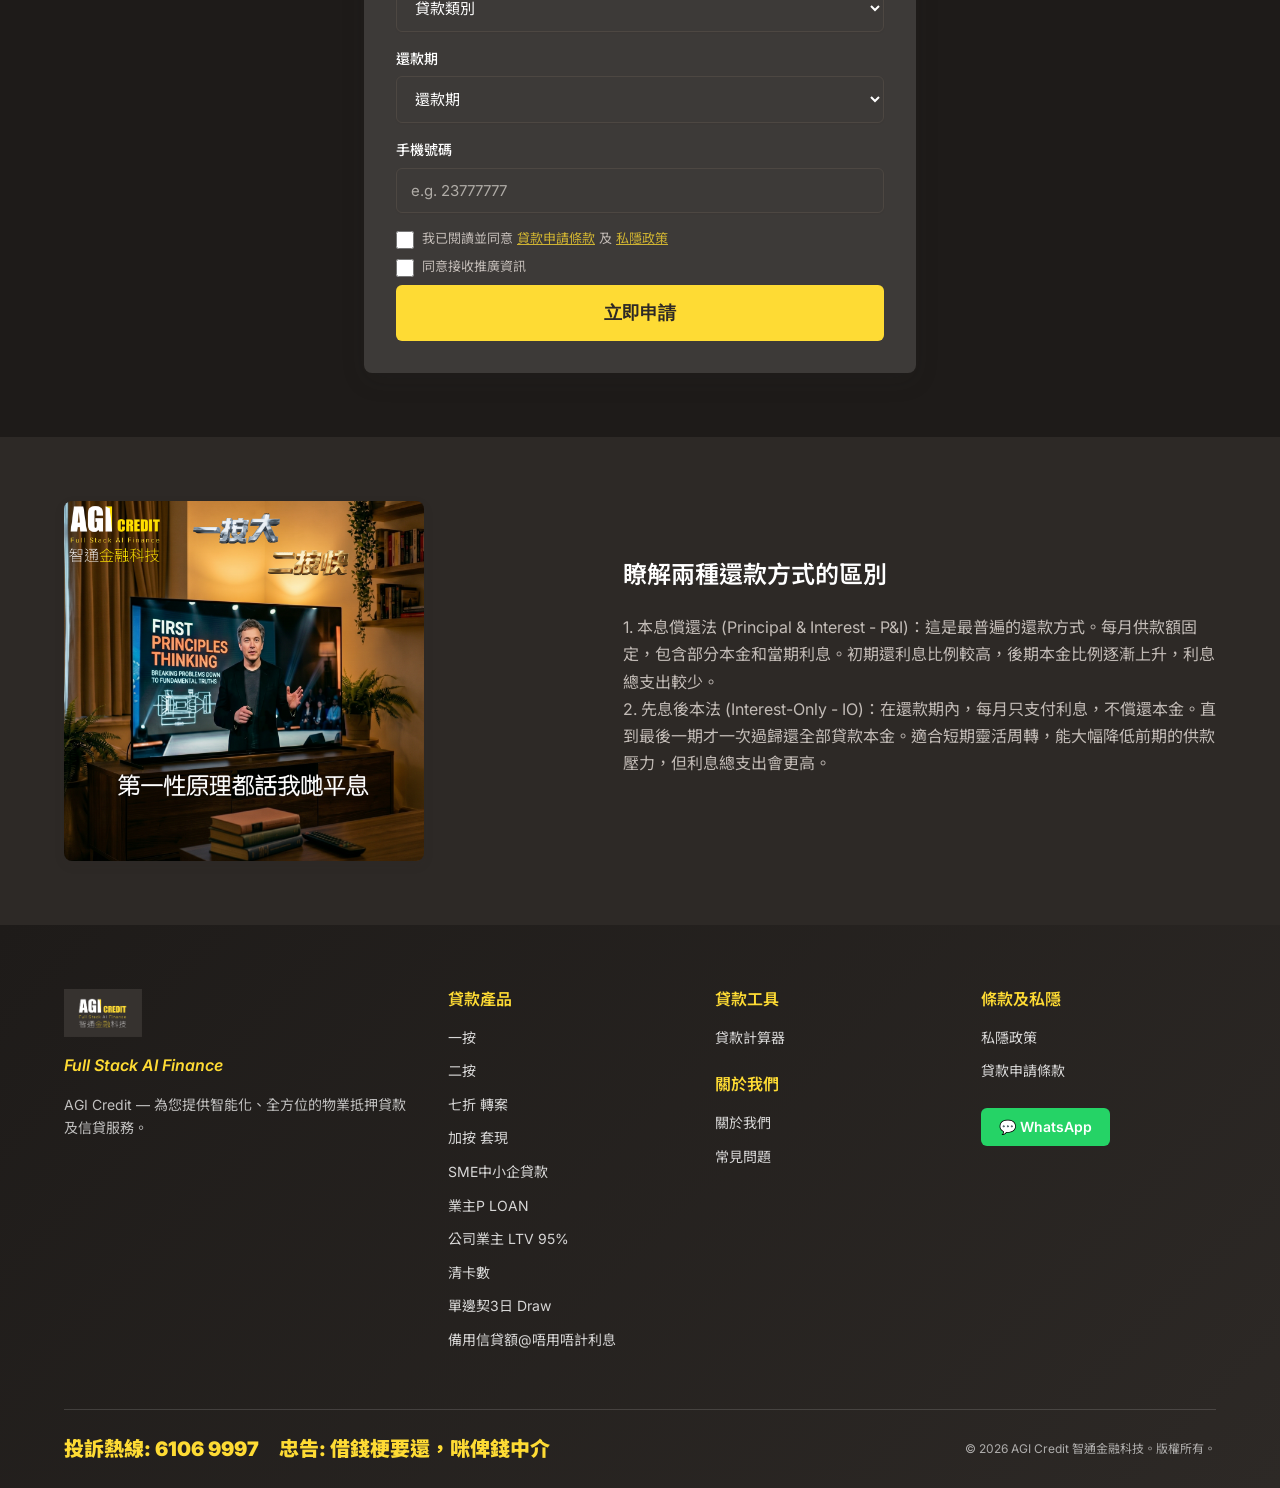
<file: static/tools/calculator.html>
<!DOCTYPE html>
<html lang="zh-Hant">
<head>
  <meta charset="UTF-8">
  <meta name="viewport" content="width=device-width, initial-scale=1.0">
  <title>AGI Credit 智通金融科技 | 智能按揭貸款計算器</title>
  <meta name="description" content="使用 AGI Credit 智通金融科技的智能按揭貸款計算器。支持「本息償還」及「先息後本」兩種計算模式，實時測算每月供款、利息支出及還款總額，助您運籌帷幄、科學理財。">
  <meta property="og:title" content="AGI Credit 智通金融科技 | 智能按揭貸款計算器">
  <meta property="og:description" content="專門設計的樓按計算工具，拖動滑塊即可即時測算您的還款方案與利息支出。">
  <meta property="og:image" content="../img/chess.png">
  <link rel="icon" href="../img/logo.png" type="image/png">
  <link rel="stylesheet" href="../css/style.css">
</head>
<body>

  <div class="site-notice" id="site-notice">
    <button class="site-notice__bar" type="button" aria-expanded="false">
      <strong>特別通告</strong>
      <span>有關偽冒職員之聲明</span>
    </button>
    <div class="site-notice__body">
      <div>
        <strong>特別通告</strong>
        <h2>有關偽冒職員之聲明</h2>
        <p>AGI Credit 發現近日有騙徒假冒本公司職員，並提供貸款服務。有關欺詐案件已報警跟進。AGI Credit提醒客戶，本公司只會邀請客戶到中環總行以及各據點內洽談以及遞交相關文件。客戶可於AGI Credit網頁查閱總行及各據點的地址。此外，客戶如對來電者身份有懷疑，可致電AGI Credit客戶服務熱線2377 7777核實其職員身份。客戶如有任何疑問，請致電AGI Credit客戶服務熱線2377 7777查詢。</p>
      </div>
      <button class="site-notice__close" type="button" aria-label="關閉特別通告">×</button>
    </div>
  </div>
<!-- Top Bar -->
  <div class="topbar">
    <div class="container">
      <div class="topbar__left">
        <span class="topbar__slogan">Full Stack AI Finance</span>
      </div>
      <div class="topbar__right">
        <div class="topbar__contact">
          <span>📞</span>
          <a href="tel:+85223777777">2377 7777</a>
        </div>
        <div class="topbar__contact">
          <span style="color:#25D366">💬</span>
          <a href="https://wa.me/85223777777" target="_blank">WhatsApp</a>
        </div>
        <nav class="social-links" aria-label="社交媒體">
          <a class="social-links__item social-links__item--facebook" href="https://www.facebook.com/agicredit" target="_blank" rel="noopener" aria-label="Facebook"></a>
          <a class="social-links__item social-links__item--instagram" href="https://www.instagram.com/agicredit" target="_blank" rel="noopener" aria-label="Instagram"></a>
          <a class="social-links__item social-links__item--threads" href="https://www.threads.net/@agicredit" target="_blank" rel="noopener" aria-label="Threads"></a>
          <a class="social-links__item social-links__item--rednote" href="https://www.xiaohongshu.com" target="_blank" rel="noopener" aria-label="小紅書"></a>
        </nav>
        <div class="lang-switch">
          <button class="lang-switch__btn active" data-lang="zh-hk">繁</button>
          <button class="lang-switch__btn" data-lang="zh-cn">简</button>
          <button class="lang-switch__btn" data-lang="en">EN</button>
        </div>
        <button class="theme-switch" id="theme-switch" title="切換風格">🌓</button>
      </div>
    </div>
  </div>

  <!-- Header -->
  <header class="header" id="header">
    <div class="container">
      <a href="../index.html" class="header__logo">
        <img src="../img/logo.png" alt="AGI Credit 智通金融科技">
      </a>
      <nav class="header__nav">
        <div class="nav__item">
          <a class="nav__link" href="#"><span data-i18n="nav.products">貸款產品</span> <span class="nav__arrow">▾</span></a>
          <div class="nav__dropdown">
            <a class="nav__dropdown-link" href="../products/first-mortgage.html" data-i18n="product.first_mortgage">一按</a>
            <a class="nav__dropdown-link" href="../products/second-mortgage.html" data-i18n="product.second_mortgage">二按</a>
            <a class="nav__dropdown-link" href="../products/refinance.html" data-i18n="product.refinance">七折 轉案</a>
            <a class="nav__dropdown-link" href="../products/equity-cashout.html" data-i18n="product.equity_cashout">加按 套現</a>
            <a class="nav__dropdown-link" href="../products/sme-loan.html" data-i18n="product.sme_loan">SME中小企貸款</a>
            <a class="nav__dropdown-link" href="../index.html#hero-form" data-i18n="product.owner_p_loan">業主P LOAN</a>
            <a class="nav__dropdown-link" href="../products/owner-loan.html" data-i18n="product.owner_loan">公司業主 LTV 95%</a>
            <a class="nav__dropdown-link" href="../index.html#hero-form" data-i18n="product.clear_card">清卡數</a>
            <a class="nav__dropdown-link" href="../products/tax-loan.html" data-i18n="product.tax_loan">單邊契3日 Draw</a>
            <a class="nav__dropdown-link" href="../index.html#hero-form" data-i18n="product.backup_credit">備用信貸額@唔用唔計利息</a>
          </div>
        </div>
        <div class="nav__item">
          <a class="nav__link" href="calculator.html"><span data-i18n="nav.tools">貸款工具</span></a>
        </div>
        <div class="nav__item">
          <a class="nav__link" href="../news.html"><span data-i18n="nav.news">財務資訊</span></a>
        </div>
        <div class="nav__item">
          <a class="nav__link" href="../faq.html"><span data-i18n="nav.faq">常見問題</span></a>
        </div>
        <div class="nav__item">
          <a class="nav__link" href="../contact.html"><span data-i18n="nav.contact">聯絡我們</span></a>
        </div>
      </nav>
      <div class="header__actions">
        <a href="#hero-form" class="btn btn--primary btn--sm" data-i18n="nav.apply">立即申請</a>
      </div>
      <button class="mobile-toggle" aria-label="Menu">
        <span></span><span></span><span></span>
      </button>
    </div>
  </header>

  <!-- Calculator Hero -->
  <section class="product-hero">
    <div class="container">
      <div class="product-hero__content">
        <span class="hero__badge" data-i18n="calc.hero_badge">科學規劃 · 運籌帷幄</span>
        <h1 class="product-hero__title" data-i18n="calc.title">貸款計算器</h1>
        <p class="product-hero__desc" data-i18n="calc.hero_desc">我們為您提供兩種主流還款模式的在線測算工具。不論是「本金與利息一同償還」，還是「先供息、最後歸還本金」，只需輸入金額、年利率及期限，AI 即可為您精確展示財務明細。</p>
        <div class="mt-lg">
          <a href="#calculator-block" class="btn btn--primary btn--lg" data-i18n="calc.start_btn">開始計算</a>
        </div>
      </div>
      <div class="product-hero__image">
        <img src="../img/chess.png" alt="理財規劃">
      </div>
    </div>
  </section>

  <!-- Calculator Component Block -->
  <section class="section animate-on-scroll" id="calculator-block">
    <div class="container">
      <div class="calculator">
        <div class="calculator__grid">
          <div class="calculator__inputs">
            <!-- Amount -->
            <div class="range-group">
              <div class="range-group__header">
                <label for="calc_amount" class="range-group__label" data-i18n="calc.amount">貸款金額</label>
                <span class="range-group__value" id="calc_amount_display">HK$ 5,000,000</span>
              </div>
              <input type="range" id="calc_amount" min="100000" max="50000000" step="100000" value="5000000">
            </div>

            <!-- Rate -->
            <div class="form-group">
              <label for="calc_interest_rate" data-i18n="calc.rate">年利率 (%)</label>
              <input type="number" class="form-control" id="calc_interest_rate" min="2.0" max="24.0" step="0.1" value="6.0">
            </div>

            <!-- Term -->
            <div class="form-group">
              <label for="calc_months" data-i18n="calc.term">還款期（月）</label>
              <select class="form-control" id="calc_months">
                <option value="1" data-i18n="term.1">1 個月</option>
                <option value="3" data-i18n="term.3">3 個月</option>
                <option value="6" data-i18n="term.6">6 個月</option>
                <option value="12" data-i18n="term.12" selected>12 個月</option>
                <option value="24" data-i18n="term.24">24 個月</option>
                <option value="36" data-i18n="term.36">36 個月</option>
                <option value="60" data-i18n="term.60">60 個月</option>
                <option value="120" data-i18n="term.120">120 個月</option>
              </select>
            </div>

            <!-- Type -->
            <div class="form-group">
              <label data-i18n="calc.type">還款方式</label>
              <div class="radio-group">
                <div class="radio-group__item">
                  <input type="radio" name="calc_type" id="calc_type_pi" value="pi" checked>
                  <label for="calc_type_pi" class="radio-group__label" data-i18n="calc.type_pi">本息償還</label>
                </div>
                <div class="radio-group__item">
                  <input type="radio" name="calc_type" id="calc_type_io" value="io">
                  <label for="calc_type_io" class="radio-group__label" data-i18n="calc.type_io">先息後本</label>
                </div>
              </div>
            </div>
          </div>

          <div class="calculator__results">
            <div class="calculator__result-item">
              <div class="calculator__result-label" data-i18n="calc.monthly">每月還款額</div>
              <div class="calculator__result-value" id="calc_result_monthly_payment">HK$ 0</div>
            </div>
            <div class="calculator__result-item">
              <div class="calculator__result-label" data-i18n="calc.total_interest">利息總支出</div>
              <div class="calculator__result-value" id="calc_result_total_interest">HK$ 0</div>
            </div>
            <div class="calculator__result-item">
              <div class="calculator__result-label" data-i18n="calc.total_repay">還款總額</div>
              <div class="calculator__result-value" id="calc_result_total_repay">HK$ 0</div>
            </div>
            <a href="#hero-form" class="btn btn--primary btn--block btn--lg" id="btn_calc_apply" data-i18n="calc.apply_now">以此方案申請</a>
          </div>
        </div>
      </div>
    </div>
  </section>

  <!-- Lead Form Section -->
  <section class="section section--alt animate-on-scroll" id="apply-section">
    <div class="container" style="max-width: 600px;">
      <div class="hero__form-wrapper" id="hero-form" style="animation:none;">
        <form class="hero__form" id="quick-apply-form">
          <h3 class="hero__form-title"><span class="icon">⚡</span> <span data-i18n="form.title">極速申請</span></h3>
          <div class="form-group">
            <label for="input_loan_amount" data-i18n="form.loan_amount">貸款金額 (HK$)</label>
            <input type="number" class="form-control" id="input_loan_amount" placeholder="e.g. 5000000" min="1" max="50000000" value="5000000">
            <div class="form-error">請輸入有效金額 (1 - 50,000,000)</div>
          </div>
          <div class="form-group">
            <label for="select_loan_category" data-i18n="form.loan_category">貸款類別</label>
            <select class="form-control" id="select_loan_category">
              <option value="" data-i18n="form.select_category">貸款類別</option>
              <option value="first-mortgage" data-i18n="product.first_mortgage">一按</option>
              <option value="second-mortgage" data-i18n="product.second_mortgage">二按</option>
              <option value="refinance" data-i18n="product.refinance">七折 轉案</option>
              <option value="equity-cashout" data-i18n="product.equity_cashout">加按 套現</option>
              <option value="sme-loan" data-i18n="product.sme_loan">SME中小企貸款</option>
              <option value="owner-p-loan" data-i18n="product.owner_p_loan">業主P LOAN</option>
              <option value="owner-loan" data-i18n="product.owner_loan">公司業主 LTV 95%</option>
              <option value="clear-card" data-i18n="product.clear_card">清卡數</option>
              <option value="tax-loan" data-i18n="product.tax_loan">單邊契3日 Draw</option>
              <option value="backup-credit" data-i18n="product.backup_credit">備用信貸額@唔用唔計利息</option>
            </select>
            <div class="form-error">貸款類別</div>
          </div>
          <div class="form-group">
            <label for="select_loan_term" data-i18n="form.loan_term">還款期</label>
            <select class="form-control" id="select_loan_term">
              <option value="" data-i18n="form.select_term">還款期</option>
              <option value="1" data-i18n="term.1">1 個月</option>
              <option value="3" data-i18n="term.3">3 個月</option>
              <option value="6" data-i18n="term.6">6 個月</option>
              <option value="12" data-i18n="term.12">12 個月</option>
              <option value="24" data-i18n="term.24">24 個月</option>
              <option value="36" data-i18n="term.36">36 個月</option>
              <option value="60" data-i18n="term.60">60 個月</option>
              <option value="120" data-i18n="term.120">120 個月</option>
            </select>
            <div class="form-error">還款期</div>
          </div>
          <div class="form-group">
            <label for="input_phone_number" data-i18n="form.phone">手機號碼</label>
            <input type="tel" class="form-control" id="input_phone_number" placeholder="e.g. 23777777">
            <div class="form-error">請輸入有效手機號碼</div>
          </div>
          <div class="form-check">
            <input type="checkbox" id="chk_accept_terms">
            <label for="chk_accept_terms"><span data-i18n="form.terms">我已閱讀並同意</span> <a href="../terms.html" data-i18n="form.terms_link">貸款申請條款</a> <span data-i18n="form.privacy">及</span> <a href="../terms.html" data-i18n="form.privacy_link">私隱政策</a></label>
          </div>
          <div class="form-check">
            <input type="checkbox" id="chk_marketing_consent">
            <label for="chk_marketing_consent" data-i18n="form.marketing">同意接收推廣資訊</label>
          </div>
          <button type="submit" class="btn btn--primary btn--block btn--lg" id="btn_submit_lead" data-i18n="form.submit">立即申請</button>
        </form>
      </div>
    </div>
  </section>

  <!-- Explanation Section -->
  <section class="section animate-on-scroll">
    <div class="container" style="display:flex; align-items:center; gap:64px;">
      <div style="flex:1;">
        <img src="../img/first pricple.png" alt="金融本質" style="max-height:360px; border-radius:var(--radius-lg); box-shadow:var(--shadow-md);">
      </div>
      <div style="flex:1.2;">
        <h3 class="mb-lg" data-i18n="calc.exp_title">瞭解兩種還款方式的區別</h3>
        <div class="mb-lg text-secondary" style="line-height:1.7;">
          <p class="mb-md" data-i18n="calc.exp_pi_desc"><strong>1. 本息償還法 (Principal & Interest - P&I)：</strong>這是最普遍的還款方式。每月供款額固定，包含部分本金和當期利息。初期還利息比例較高，後期本金比例逐漸上升，利息總支出較少。</p>
          <p data-i18n="calc.exp_io_desc"><strong>2. 先息後本法 (Interest-Only - IO)：</strong>在還款期內，每月只支付利息，不償還本金。直到最後一期才一次過歸還全部貸款本金。適合短期靈活周轉，能大幅降低前期的供款壓力，但利息總支出會更高。</p>
        </div>
      </div>
    </div>
  </section>

  <!-- Footer -->
  <footer class="footer">
    <div class="container">
      <div class="footer__grid">
        <div class="footer__brand">
          <img src="../img/logo.png" alt="AGI Credit">
          <div class="footer__slogan">Full Stack AI Finance</div>
          <p class="footer__desc">AGI Credit — 為您提供智能化、全方位的物業抵押貸款及信貸服務。</p>
        </div>
        <div>
          <h4 class="footer__heading" data-i18n="footer.products">貸款產品</h4>
          <ul class="footer__links">
            <li><a href="../products/first-mortgage.html" data-i18n="product.first_mortgage">一按</a></li>
            <li><a href="../products/second-mortgage.html" data-i18n="product.second_mortgage">二按</a></li>
            <li><a href="../products/refinance.html" data-i18n="product.refinance">七折 轉案</a></li>
            <li><a href="../products/equity-cashout.html" data-i18n="product.equity_cashout">加按 套現</a></li>
            <li><a href="../products/sme-loan.html" data-i18n="product.sme_loan">SME中小企貸款</a></li>
            <li><a href="../index.html#hero-form" data-i18n="product.owner_p_loan">業主P LOAN</a></li>
            <li><a href="../products/owner-loan.html" data-i18n="product.owner_loan">公司業主 LTV 95%</a></li>
            <li><a href="../index.html#hero-form" data-i18n="product.clear_card">清卡數</a></li>
            <li><a href="../products/tax-loan.html" data-i18n="product.tax_loan">單邊契3日 Draw</a></li>
            <li><a href="../index.html#hero-form" data-i18n="product.backup_credit">備用信貸額@唔用唔計利息</a></li>
          </ul>
        </div>
        <div>
          <h4 class="footer__heading" data-i18n="footer.tools">貸款工具</h4>
          <ul class="footer__links">
            <li><a href="calculator.html" data-i18n="tool.calculator">貸款計算器</a></li>
          </ul>
          <h4 class="footer__heading mt-lg" data-i18n="footer.about">關於我們</h4>
          <ul class="footer__links">
            <li><a href="../contact.html" data-i18n="footer.contact">聯絡我們</a></li>
            <li><a href="../faq.html" data-i18n="nav.faq">常見問題</a></li>
          </ul>
        </div>
        <div>
          <h4 class="footer__heading" data-i18n="footer.terms">條款及私隱</h4>
          <ul class="footer__links">
            <li><a href="../terms.html">私隱政策</a></li>
            <li><a href="../terms.html">貸款申請條款</a></li>
          </ul>
          <div class="mt-lg">
            <a href="https://wa.me/85223777777" target="_blank" class="btn btn--whatsapp btn--sm">💬 WhatsApp</a>
          </div>
        </div>
      </div>
      <div class="footer__bottom">
        <p class="footer__disclaimer" data-i18n="footer.disclaimer">投訴熱線: 6106 9997　忠告: 借錢梗要還，咪俾錢中介</p>
        <p data-i18n="footer.copyright">© 2026 AGI Credit 智通金融科技。版權所有。</p>
      </div>
    </div>
  </footer>

  <!-- WhatsApp Float -->
  <a href="https://wa.me/85223777777" target="_blank" class="whatsapp-float" title="WhatsApp">
    <svg viewBox="0 0 24 24"><path d="M17.472 14.382c-.297-.149-1.758-.867-2.03-.967-.273-.099-.471-.148-.67.15-.197.297-.767.966-.94 1.164-.173.199-.347.223-.644.075-.297-.15-1.255-.463-2.39-1.475-.883-.788-1.48-1.761-1.653-2.059-.173-.297-.018-.458.13-.606.134-.133.298-.347.446-.52.149-.174.198-.298.298-.497.099-.198.05-.371-.025-.52-.075-.149-.669-1.612-.916-2.207-.242-.579-.487-.5-.669-.51-.173-.008-.371-.01-.57-.01-.198 0-.52.074-.792.372-.272.297-1.04 1.016-1.04 2.479 0 1.462 1.065 2.875 1.213 3.074.149.198 2.096 3.2 5.077 4.487.709.306 1.262.489 1.694.625.712.227 1.36.195 1.871.118.571-.085 1.758-.719 2.006-1.413.248-.694.248-1.289.173-1.413-.074-.124-.272-.198-.57-.347m-5.421 7.403h-.004a9.87 9.87 0 01-5.031-1.378l-.361-.214-3.741.982.998-3.648-.235-.374a9.86 9.86 0 01-1.51-5.26c.001-5.45 4.436-9.884 9.888-9.884 2.64 0 5.122 1.03 6.988 2.898a9.825 9.825 0 012.893 6.994c-.003 5.45-4.437 9.884-9.885 9.884m8.413-18.297A11.815 11.815 0 0012.05 0C5.495 0 .16 5.335.157 11.892c0 2.096.547 4.142 1.588 5.945L.057 24l6.305-1.654a11.882 11.882 0 005.683 1.448h.005c6.554 0 11.89-5.335 11.893-11.893a11.821 11.821 0 00-3.48-8.413z"/></svg>
  </a>

  <!-- Mobile Bottom Bar -->
  <div class="mobile-bottom-bar">
    <a href="tel:+85223777777">📞 致電</a>
    <a href="https://wa.me/85223777777" class="btn--whatsapp">💬 WhatsApp</a>
    <a href="#hero-form" class="btn--primary" data-i18n="nav.apply">立即申請</a>
  </div>

  <!-- Success Modal -->
  <div class="modal-overlay" id="success-modal">
    <div class="modal">
      <div class="modal__icon">✅</div>
      <h3 class="modal__title" data-i18n="modal.success_title">申請已提交！</h3>
      <p class="modal__text" data-i18n="modal.success_text">我們的客戶經理將在15分鐘內透過電話或WhatsApp與您聯繫。</p>
      <button class="btn btn--primary" onclick="closeModal()" data-i18n="modal.ok">確認</button>
    </div>
  </div>

  <script src="../js/main.js"></script>
</body>
</html>
</file>
<file: static/css/style.css>
@charset "UTF-8";
/* ========================================
   AGI Credit - Design System & Global Styles
   Brand: 深炭黑 + 金黄 + 暖白
   ======================================== */

/* --- Google Fonts --- */
@import url('https://fonts.googleapis.com/css2?family=Inter:wght@400;500;600;700;800&family=Noto+Sans+TC:wght@400;500;600;700;800&family=Noto+Sans+SC:wght@400;500;600;700;800&display=swap');

/* --- CSS Custom Properties (Design Tokens) --- */
:root {
  /* Brand Colors */
  --color-primary: #2D2926;
  --color-primary-light: #3D3A38;
  --color-accent: #FEDB34;
  --color-accent-hover: #E5C52E;
  --color-accent-dark: #CFB332;

  /* Status Colors */
  --color-success: #10B981;
  --color-warning: #F59E0B;
  --color-danger: #EF4444;

  /* Backgrounds */
  --color-bg: #F8F7F5;
  --color-bg-alt: #F0EEEB;
  --color-surface: #FFFFFF;

  /* Text */
  --color-text: #2D2926;
  --color-text-secondary: #6B6560;
  --color-text-on-dark: #FFFFFF;
  --color-text-on-accent: #2D2926;

  /* Border */
  --color-border: #E2DED8;

  /* WhatsApp */
  --color-whatsapp: #25D366;
  --color-whatsapp-hover: #1DA851;

  /* Shadows */
  --shadow-sm: 0 1px 2px rgba(45,41,38,0.06);
  --shadow-md: 0 4px 12px rgba(45,41,38,0.08);
  --shadow-lg: 0 8px 24px rgba(45,41,38,0.12);
  --shadow-hover: 0 8px 24px rgba(45,41,38,0.15);

  /* Spacing */
  --space-xs: 4px;
  --space-sm: 8px;
  --space-md: 16px;
  --space-lg: 24px;
  --space-xl: 32px;
  --space-2xl: 48px;
  --space-3xl: 64px;

  /* Border Radius */
  --radius-sm: 4px;
  --radius-md: 6px;
  --radius-lg: 8px;

  /* Transitions */
  --transition-fast: 0.15s ease;
  --transition-base: 0.2s ease;
  --transition-slow: 0.3s ease;

  /* Typography */
  --font-en: 'Inter', 'Helvetica Neue', Arial, sans-serif;
  --font-tc: 'Noto Sans TC', 'Microsoft JhengHei', 'PingFang TC', sans-serif;
  --font-sc: 'Noto Sans SC', 'Microsoft YaHei', 'PingFang SC', sans-serif;

  /* Layout */
  --header-height: 72px;
  --topbar-height: 40px;
  --container-max: 1200px;
  --container-padding: 24px;
}

/* --- Reset & Base --- */
*, *::before, *::after {
  margin: 0;
  padding: 0;
  box-sizing: border-box;
}

html {
  scroll-behavior: smooth;
  scroll-padding-top: calc(var(--header-height) + var(--topbar-height));
}

body {
  font-family: var(--font-en), var(--font-tc);
  font-size: 16px;
  line-height: 1.6;
  color: var(--color-text);
  background-color: var(--color-bg);
  -webkit-font-smoothing: antialiased;
  -moz-osx-font-smoothing: grayscale;
}

body.lang-zh-cn {
  font-family: var(--font-en), var(--font-sc);
}

a {
  color: inherit;
  text-decoration: none;
  transition: color var(--transition-base);
}

img {
  max-width: 100%;
  height: auto;
  display: block;
}

ul, ol { list-style: none; }

/* --- Typography --- */
h1, h2, h3, h4, h5, h6 {
  line-height: 1.25;
  font-weight: 700;
}

h1 { font-size: 40px; font-weight: 800; }
h2 { font-size: 32px; }
h3 { font-size: 24px; font-weight: 600; }
h4 { font-size: 20px; font-weight: 600; }

.text-secondary { color: var(--color-text-secondary); }
.text-accent { color: var(--color-accent); }
.text-center { text-align: center; }

/* --- Container --- */
.container {
  max-width: var(--container-max);
  margin: 0 auto;
  padding: 0 var(--container-padding);
}

/* --- Section --- */
.section {
  padding: var(--space-3xl) 0;
}

.section--alt {
  background-color: var(--color-bg-alt);
}

.section--dark {
  background-color: var(--color-primary);
  color: var(--color-text-on-dark);
}

.section__title {
  text-align: center;
  margin-bottom: var(--space-2xl);
}

.section__title h2 {
  margin-bottom: var(--space-sm);
}

.section__title p {
  color: var(--color-text-secondary);
  font-size: 18px;
}

.section--dark .section__title p {
  color: rgba(255,255,255,0.7);
}

/* ========================================
   BUTTONS
   ======================================== */
.btn {
  display: inline-flex;
  align-items: center;
  justify-content: center;
  gap: 8px;
  padding: 12px 28px;
  border: none;
  border-radius: var(--radius-md);
  font-size: 16px;
  font-weight: 600;
  cursor: pointer;
  transition: all var(--transition-base);
  text-decoration: none;
  white-space: nowrap;
}

.btn:hover {
  transform: translateY(-1px);
  box-shadow: var(--shadow-hover);
}

.btn:active {
  transform: translateY(0);
}

.btn--primary {
  background: var(--color-accent);
  color: var(--color-text-on-accent);
}

.btn--primary:hover {
  background: var(--color-accent-hover);
}

.btn--secondary {
  background: transparent;
  color: var(--color-accent);
  border: 2px solid var(--color-accent);
}

.btn--secondary:hover {
  background: rgba(254,219,52,0.1);
}

.btn--ghost {
  background: transparent;
  color: var(--color-text-on-dark);
  border: 1px solid rgba(255,255,255,0.3);
}

.btn--ghost:hover {
  background: rgba(255,255,255,0.1);
  border-color: rgba(255,255,255,0.6);
}

.btn--whatsapp {
  background: var(--color-whatsapp);
  color: #fff;
}

.btn--whatsapp:hover {
  background: var(--color-whatsapp-hover);
}

.btn--sm {
  padding: 8px 18px;
  font-size: 14px;
}

.btn--lg {
  padding: 16px 36px;
  font-size: 18px;
}

.btn--block {
  width: 100%;
}

/* ========================================
   TOP BAR
   ======================================== */
.site-notice {
  position: relative;
  z-index: 1002;
  background: #191613;
  color: #fff;
  border-bottom: 1px solid rgba(254,219,52,0.2);
}

.site-notice.is-hidden {
  display: none;
}

.site-notice__bar {
  width: 100%;
  min-height: 38px;
  border: 0;
  padding: 8px var(--container-padding);
  background: transparent;
  color: inherit;
  display: flex;
  justify-content: center;
  align-items: center;
  gap: 12px;
  cursor: pointer;
  font: inherit;
}

.site-notice__bar strong {
  color: var(--color-accent);
  font-weight: 800;
}

.site-notice__bar span {
  white-space: nowrap;
  overflow: hidden;
  text-overflow: ellipsis;
}

.site-notice__body {
  display: none;
  max-width: var(--container-max);
  margin: 0 auto;
  padding: 18px var(--container-padding) 22px;
  position: relative;
}

.site-notice.is-open .site-notice__body {
  display: block;
}

.site-notice.is-open .site-notice__bar {
  display: none;
}

.site-notice__body strong {
  color: var(--color-accent);
}

.site-notice__body h2 {
  margin: 4px 48px 10px 0;
  font-size: 22px;
}

.site-notice__body p {
  max-width: 980px;
  color: rgba(255,255,255,0.82);
  line-height: 1.8;
}

.site-notice__close {
  position: absolute;
  top: 16px;
  right: var(--container-padding);
  width: 34px;
  height: 34px;
  border: 1px solid rgba(255,255,255,0.2);
  border-radius: 50%;
  background: rgba(255,255,255,0.08);
  color: #fff;
  font-size: 22px;
  cursor: pointer;
}

body.theme-inverted .site-notice {
  background: #191613;
  color: #fff;
}

.topbar {
  background: var(--color-primary);
  color: var(--color-text-on-dark);
  height: var(--topbar-height);
  font-size: 13px;
  position: relative;
  z-index: 1001;
}

.topbar .container {
  display: flex;
  align-items: center;
  justify-content: space-between;
  height: 100%;
}

.topbar__left {
  display: flex;
  align-items: center;
  gap: var(--space-md);
}

.topbar__slogan {
  color: var(--color-accent);
  font-weight: 600;
  font-style: italic;
  letter-spacing: 0.5px;
}

.topbar__right {
  display: flex;
  align-items: center;
  gap: var(--space-lg);
}

.topbar__contact {
  display: flex;
  align-items: center;
  gap: 6px;
}

.topbar__contact a {
  color: var(--color-text-on-dark);
}

.topbar__contact a:hover {
  color: var(--color-accent);
}

.lang-switch {
  display: flex;
  gap: 2px;
  background: rgba(255,255,255,0.1);
  border-radius: var(--radius-sm);
  padding: 2px;
}

.lang-switch__btn {
  padding: 3px 10px;
  border: none;
  border-radius: var(--radius-sm);
  background: transparent;
  color: rgba(255,255,255,0.7);
  cursor: pointer;
  font-size: 12px;
  font-weight: 500;
  transition: all var(--transition-fast);
}

.lang-switch__btn.active,
.lang-switch__btn:hover {
  background: var(--color-accent);
  color: var(--color-text-on-accent);
}

/* ========================================
   HEADER / MAIN NAV
   ======================================== */
.header {
  background: var(--color-surface);
  height: var(--header-height);
  border-bottom: 1px solid var(--color-border);
  position: sticky;
  top: 0;
  z-index: 1000;
  box-shadow: var(--shadow-sm);
  transition: box-shadow var(--transition-base);
}

.header.scrolled {
  box-shadow: var(--shadow-md);
}

.header .container {
  display: flex;
  align-items: center;
  justify-content: space-between;
  height: 100%;
}

.header__logo {
  display: flex;
  align-items: center;
  height: 100%;
}

.header__logo img {
  height: 100%;
  width: auto;
  max-height: 100%;
  object-fit: contain;
}

.header__nav {
  display: flex;
  align-items: center;
  gap: var(--space-xl);
}

.nav__item {
  position: relative;
}

.nav__link {
  display: flex;
  align-items: center;
  gap: 4px;
  font-size: 15px;
  font-weight: 500;
  color: var(--color-text);
  padding: 8px 0;
  transition: color var(--transition-base);
}

.nav__link:hover,
.nav__link.active {
  color: var(--color-accent-dark);
}

.nav__arrow {
  font-size: 10px;
  transition: transform var(--transition-base);
}

.nav__item:hover .nav__arrow {
  transform: rotate(180deg);
}

/* Dropdown */
.nav__dropdown {
  position: absolute;
  top: 100%;
  left: 50%;
  transform: translateX(-50%);
  background: var(--color-surface);
  border-radius: var(--radius-lg);
  box-shadow: var(--shadow-lg);
  padding: var(--space-sm) 0;
  min-width: 220px;
  opacity: 0;
  visibility: hidden;
  transition: all var(--transition-slow);
  transform: translateX(-50%) translateY(8px);
  border: 1px solid var(--color-border);
}

.nav__item:hover .nav__dropdown {
  opacity: 1;
  visibility: visible;
  transform: translateX(-50%) translateY(0);
}

.nav__dropdown-link {
  display: block;
  padding: 10px 20px;
  font-size: 14px;
  color: var(--color-text);
  transition: all var(--transition-fast);
}

.nav__dropdown-link:hover {
  background: var(--color-bg-alt);
  color: var(--color-accent-dark);
  padding-left: 24px;
}

.header__actions {
  display: flex;
  align-items: center;
  gap: var(--space-md);
}

/* Mobile Menu Toggle */
.mobile-toggle {
  display: none;
  flex-direction: column;
  gap: 5px;
  cursor: pointer;
  padding: 8px;
  background: none;
  border: none;
}

.mobile-toggle span {
  display: block;
  width: 24px;
  height: 2px;
  background: var(--color-text);
  transition: all var(--transition-base);
  border-radius: 2px;
}

/* ========================================
   SHOWCASE MARQUEE
   ======================================== */
.showcase-marquee {
  background: var(--color-bg);
  border-bottom: 1px solid var(--color-border);
}

.showcase-marquee__viewport {
  position: relative;
  height: 640px;
  overflow: hidden;
  background: linear-gradient(90deg, #1E1B19 0%, #2D2926 44%, #6F6861 100%);
}

.showcase-marquee__slide {
  position: absolute;
  inset: 0;
  opacity: 0;
  visibility: hidden;
  overflow: hidden;
  transition: visibility 0.9s ease;
}

.showcase-marquee__slide::before {
  content: '';
  position: absolute;
  inset: -28px;
  background-image: var(--marquee-image);
  background-size: cover;
  background-position: center;
  filter: blur(18px) saturate(1.08);
  transform: scale(1.08);
  opacity: 0.56;
}

.showcase-marquee__slide.active {
  opacity: 1;
  visibility: visible;
  z-index: 3;
}

.showcase-marquee__slide.leaving {
  opacity: 1;
  visibility: visible;
  z-index: 2;
  pointer-events: none;
}

.showcase-marquee__slide > img {
  display: none;
  position: absolute;
  z-index: 1;
  top: 0;
  right: max(var(--container-padding), calc((100vw - var(--container-max)) / 2 + var(--container-padding)));
  bottom: 0;
  width: min(50vw, 640px);
  height: 100%;
  object-fit: contain;
  object-position: center;
  filter: drop-shadow(0 24px 42px rgba(0,0,0,0.32));
  transform: scale(0.96) translateX(18px);
  transition: transform 3.2s ease, filter 0.8s ease;
}

.showcase-marquee--focus .showcase-marquee__slide.active > img {
  transform: scale(1) translateX(0);
}

.showcase-marquee--focus .showcase-marquee__slide > img {
  display: block;
}

.showcase-marquee--focus .showcase-marquee__gallery {
  display: none;
}

.showcase-marquee__gallery {
  position: absolute;
  top: 0;
  bottom: 0;
  right: max(var(--container-padding), calc((100vw - var(--container-max)) / 2 + var(--container-padding)));
  z-index: 1;
  width: min(74vw, 980px);
  transform: translateX(24px);
  opacity: 1;
  transition: transform 0.8s ease;
}

.showcase-marquee__slide.active .showcase-marquee__gallery {
  transform: translateX(0);
}

.showcase-marquee__slide.leaving .showcase-marquee__gallery {
  transform: translateX(0);
}

.showcase-marquee__gallery-img {
  display: block;
  position: absolute;
  top: 50%;
  width: auto;
  object-fit: contain;
  border-radius: var(--radius-lg);
  background: rgba(255,255,255,0.08);
  box-shadow: 0 26px 60px rgba(0,0,0,0.34);
}

.showcase-marquee__gallery-img.is-main {
  right: 17%;
  height: 100%;
  z-index: 3;
  transform: translateY(-50%) scale(0.96);
  box-shadow: 0 34px 76px rgba(0,0,0,0.42);
}

.showcase-marquee__gallery-img.is-side {
  height: 66.5%;
  z-index: 1;
  opacity: 0.72;
  filter: saturate(0.92) brightness(0.9);
}

.showcase-marquee__gallery-img.is-prev {
  left: 0;
  transform: translateY(-50%) translateX(-6%) scale(0.94);
}

.showcase-marquee__gallery-img.is-next {
  right: 0;
  transform: translateY(-50%) translateX(8%) scale(0.94);
}

.showcase-marquee__slide.active .showcase-marquee__gallery-img.is-main {
  animation: marqueeMainIn 0.9s cubic-bezier(0.22, 1, 0.36, 1) both;
}

.showcase-marquee__slide.active .showcase-marquee__gallery-img.is-prev {
  animation: marqueePrevIn 0.9s cubic-bezier(0.22, 1, 0.36, 1) both;
}

.showcase-marquee__slide.active .showcase-marquee__gallery-img.is-next {
  animation: marqueeNextIn 0.9s cubic-bezier(0.22, 1, 0.36, 1) both;
}

.showcase-marquee__slide.leaving .showcase-marquee__gallery-img.is-main {
  animation: marqueeMainToPrev 0.9s cubic-bezier(0.45, 0, 0.2, 1) both;
}

.showcase-marquee__slide.leaving .showcase-marquee__gallery-img.is-next {
  animation: marqueeNextToMain 0.9s cubic-bezier(0.45, 0, 0.2, 1) both;
}

.showcase-marquee__slide.leaving .showcase-marquee__gallery-img.is-prev {
  animation: marqueePrevOut 0.9s cubic-bezier(0.45, 0, 0.2, 1) both;
}

@keyframes marqueeMainIn {
  from { right: 0; height: 66.5%; opacity: 0.72; filter: saturate(0.92) brightness(0.9); transform: translateY(-50%) translateX(8%) scale(0.94); }
  to { right: 17%; height: 100%; opacity: 1; filter: saturate(1) brightness(1); transform: translateY(-50%) scale(1); }
}

@keyframes marqueePrevIn {
  from { left: 17%; height: 100%; opacity: 1; filter: saturate(1) brightness(1); transform: translateY(-50%) scale(1); }
  to { left: 0; height: 66.5%; opacity: 0.72; filter: saturate(0.92) brightness(0.9); transform: translateY(-50%) translateX(-6%) scale(0.94); }
}

@keyframes marqueeNextIn {
  from { right: -18%; height: 66.5%; opacity: 0; filter: saturate(0.92) brightness(0.9); transform: translateY(-50%) translateX(18%) scale(0.88); }
  to { right: 0; height: 66.5%; opacity: 0.72; filter: saturate(0.92) brightness(0.9); transform: translateY(-50%) translateX(8%) scale(0.94); }
}

@keyframes marqueeMainToPrev {
  from { right: 17%; height: 100%; opacity: 1; filter: saturate(1) brightness(1); transform: translateY(-50%) scale(1); }
  to { right: 52%; height: 66.5%; opacity: 0.72; filter: saturate(0.92) brightness(0.9); transform: translateY(-50%) translateX(-6%) scale(0.94); }
}

@keyframes marqueeNextToMain {
  from { right: 0; height: 66.5%; opacity: 0.72; filter: saturate(0.92) brightness(0.9); transform: translateY(-50%) translateX(8%) scale(0.94); }
  to { right: 17%; height: 100%; opacity: 1; filter: saturate(1) brightness(1); transform: translateY(-50%) scale(1); }
}

@keyframes marqueePrevOut {
  from { left: 0; height: 66.5%; opacity: 0.72; filter: saturate(0.92) brightness(0.9); transform: translateY(-50%) translateX(-6%) scale(0.94); }
  to { left: -22%; height: 66.5%; opacity: 0; filter: saturate(0.92) brightness(0.9); transform: translateY(-50%) translateX(-16%) scale(0.88); }
}

.showcase-marquee__shade {
  position: absolute;
  inset: 0;
  z-index: 2;
  background:
    radial-gradient(circle at 76% 50%, rgba(254,219,52,0.16) 0%, transparent 28%),
    linear-gradient(90deg, rgba(45,41,38,0.9) 0%, rgba(45,41,38,0.66) 39%, rgba(45,41,38,0.22) 68%, rgba(45,41,38,0.06) 100%),
    linear-gradient(0deg, rgba(0,0,0,0.34) 0%, transparent 48%);
}

.showcase-marquee__caption {
  position: absolute;
  left: max(var(--container-padding), calc((100vw - var(--container-max)) / 2 + var(--container-padding)));
  bottom: 44px;
  z-index: 3;
  color: #fff;
  max-width: 620px;
  transform: translateY(14px);
  opacity: 0;
  transition: opacity 0.7s ease 0.12s, transform 0.7s ease 0.12s;
}

.showcase-marquee__slide.active .showcase-marquee__caption {
  opacity: 1;
  transform: translateY(0);
}

.showcase-marquee__slide.leaving .showcase-marquee__caption {
  opacity: 0;
  transform: translateY(14px);
}

.showcase-marquee__caption strong {
  display: block;
  font-size: 34px;
  line-height: 1.2;
  font-weight: 800;
  letter-spacing: 0;
  text-shadow: 0 10px 28px rgba(0,0,0,0.35);
}

.showcase-marquee__dots {
  position: absolute;
  left: max(var(--container-padding), calc((100vw - var(--container-max)) / 2 + var(--container-padding)));
  bottom: 22px;
  z-index: 3;
  display: flex;
  gap: 8px;
}

.showcase-marquee__dots span {
  width: 22px;
  height: 3px;
  border-radius: 2px;
  background: rgba(255,255,255,0.42);
  cursor: pointer;
  transition: width var(--transition-slow), background var(--transition-slow);
}

.showcase-marquee__dots span.active {
  width: 42px;
  background: var(--color-accent);
}

body.theme-inverted .showcase-marquee {
  background: var(--color-bg);
  border-bottom-color: var(--color-border);
}

body.theme-inverted .showcase-marquee__viewport {
  background: linear-gradient(90deg, #1E1B19 0%, #2D2926 44%, #6F6861 100%);
}

body.theme-inverted .showcase-marquee__shade {
  background:
    radial-gradient(circle at 76% 50%, rgba(254,219,52,0.16) 0%, transparent 28%),
    linear-gradient(90deg, rgba(45,41,38,0.9) 0%, rgba(45,41,38,0.66) 39%, rgba(45,41,38,0.22) 68%, rgba(45,41,38,0.06) 100%),
    linear-gradient(0deg, rgba(0,0,0,0.34) 0%, transparent 48%);
}

.showcase-marquee--ribbon .showcase-marquee__slide {
  display: none;
}

.showcase-ribbon {
  position: absolute;
  inset: 0;
  z-index: 1;
  overflow: hidden;
}

.showcase-ribbon__track {
  display: flex;
  align-items: center;
  height: 100%;
  gap: 34px;
  padding: 0 50vw;
  will-change: transform;
}

.showcase-ribbon__item {
  flex: 0 0 auto;
  height: 100%;
  aspect-ratio: 1 / 1;
  display: flex;
  align-items: center;
  justify-content: center;
  opacity: 0.56;
  transform: scale(0.82);
  transition: transform 1s cubic-bezier(0.22, 1, 0.36, 1), opacity 1s ease, filter 1s ease;
  filter: saturate(0.9) brightness(0.86);
}

.showcase-ribbon__item.is-center {
  opacity: 1;
  transform: scale(1);
  filter: saturate(1.04) brightness(1);
}

.showcase-ribbon__item img {
  width: 100%;
  height: 100%;
  object-fit: contain;
  border-radius: var(--radius-lg);
  background: rgba(255,255,255,0.08);
  box-shadow: 0 34px 76px rgba(0,0,0,0.42);
}

.showcase-ribbon__caption {
  position: absolute;
  left: max(var(--container-padding), calc((100vw - var(--container-max)) / 2 + var(--container-padding)));
  bottom: 44px;
  z-index: 3;
  color: #fff;
  font-size: 34px;
  line-height: 1.2;
  font-weight: 800;
  text-shadow: 0 10px 28px rgba(0,0,0,0.35);
  transition: opacity 0.45s ease, transform 0.45s ease;
}

.showcase-ribbon__caption.is-changing {
  opacity: 0;
  transform: translateY(12px);
}

.showcase-marquee--ribbon .showcase-ribbon__caption,
.showcase-marquee--ribbon .showcase-marquee__shade {
  display: none;
}

.showcase-marquee--ribbon .showcase-marquee__dots {
  display: flex;
  left: 50%;
  bottom: 18px;
  transform: translateX(-50%);
  padding: 8px 10px;
  border-radius: 999px;
  background: rgba(25,22,19,0.46);
  backdrop-filter: blur(10px);
}

.showcase-marquee--ticker .showcase-marquee__slide,
.showcase-marquee--ticker .showcase-marquee__dots,
.showcase-marquee--ticker .showcase-marquee__shade {
  display: none;
}

.showcase-ticker {
  position: absolute;
  inset: 0;
  overflow: hidden;
}

.showcase-ticker__track {
  display: flex;
  height: 100%;
  width: max-content;
  animation: showcaseTicker 72s linear infinite;
  will-change: transform;
}

.showcase-ticker__item {
  flex: 0 0 auto;
  height: 100%;
  aspect-ratio: 1 / 1;
  overflow: hidden;
  background: #1E1B19;
}

.showcase-ticker__item img {
  width: 100%;
  height: 100%;
  object-fit: contain;
  display: block;
}

@keyframes showcaseTicker {
  from { transform: translateX(0); }
  to { transform: translateX(-50%); }
}

/* ========================================
   HERO SECTION
   ======================================== */
.hero {
  background: linear-gradient(135deg, var(--color-primary) 0%, var(--color-primary-light) 100%);
  color: var(--color-text-on-dark);
  padding: var(--space-3xl) 0;
  min-height: 560px;
  display: flex;
  align-items: center;
  position: relative;
  overflow: hidden;
}

body.theme-inverted .hero,
body.theme-inverted .pain-section,
body.theme-inverted .footer {
  background: linear-gradient(135deg, #1E1B19 0%, #2D2926 100%);
  color: #fff;
}

body.theme-inverted .hero__subtitle,
body.theme-inverted .hero__stat-label {
  color: rgba(255,255,255,0.78);
}

.hero::before {
  content: '';
  position: absolute;
  top: -50%;
  right: -10%;
  width: 600px;
  height: 600px;
  background: radial-gradient(circle, rgba(254,219,52,0.08) 0%, transparent 70%);
  border-radius: 50%;
}

.hero .container {
  display: flex;
  align-items: center;
  gap: var(--space-3xl);
}

.hero__content {
  flex: 1.2;
  animation: fadeInUp 0.6s ease;
}

.hero__badge {
  display: inline-block;
  background: rgba(254,219,52,0.15);
  color: var(--color-accent);
  font-size: 13px;
  font-weight: 600;
  padding: 6px 16px;
  border-radius: 20px;
  margin-bottom: var(--space-lg);
  border: 1px solid rgba(254,219,52,0.3);
}

.hero__title {
  font-size: 44px;
  font-weight: 800;
  line-height: 1.2;
  margin-bottom: var(--space-md);
}

.hero__title .highlight {
  color: var(--color-accent);
}

.hero__subtitle {
  font-size: 18px;
  color: rgba(255,255,255,0.8);
  margin-bottom: var(--space-xl);
  line-height: 1.7;
}

.hero__stats {
  display: flex;
  gap: var(--space-xl);
  margin-top: var(--space-xl);
}

.hero__stat {
  text-align: center;
}

.hero__stat-value {
  font-size: 28px;
  font-weight: 800;
  color: var(--color-accent);
}

.hero__stat-label {
  font-size: 13px;
  color: rgba(255,255,255,0.6);
  margin-top: 4px;
}

/* Hero Form */
.hero__form-wrapper {
  flex: 0.8;
  animation: fadeInUp 0.6s ease 0.2s both;
}

.hero__form {
  background: var(--color-surface);
  border-radius: var(--radius-lg);
  padding: var(--space-xl);
  box-shadow: var(--shadow-lg);
  color: var(--color-text);
}

.hero__form-title {
  font-size: 20px;
  font-weight: 700;
  margin-bottom: var(--space-lg);
  text-align: center;
  color: var(--color-primary);
}

.hero__form-title .icon {
  color: var(--color-accent);
  margin-right: 6px;
}

/* ========================================
   FORMS
   ======================================== */
.form-group {
  margin-bottom: var(--space-md);
}

.form-group label {
  display: block;
  font-size: 14px;
  font-weight: 500;
  margin-bottom: 6px;
  color: var(--color-text);
}

.form-control {
  width: 100%;
  padding: 12px 14px;
  border: 1px solid var(--color-border);
  border-radius: var(--radius-md);
  font-size: 15px;
  font-family: inherit;
  background: var(--color-surface);
  color: var(--color-text);
  transition: all var(--transition-base);
  box-shadow: var(--shadow-sm);
}

.form-control:focus {
  outline: none;
  border-color: var(--color-accent);
  box-shadow: 0 0 0 3px rgba(254,219,52,0.2);
}

.form-control::placeholder {
  color: #B0ACA7;
}

.form-control--error {
  border-color: var(--color-danger);
}

.form-error {
  font-size: 12px;
  color: var(--color-danger);
  margin-top: 4px;
  display: none;
}

.form-group.has-error .form-error {
  display: block;
}

.form-check {
  display: flex;
  align-items: flex-start;
  gap: 8px;
  margin-bottom: var(--space-sm);
}

.form-check input[type="checkbox"] {
  width: 18px;
  height: 18px;
  margin-top: 2px;
  accent-color: var(--color-accent);
  cursor: pointer;
  flex-shrink: 0;
}

.form-check label {
  font-size: 13px;
  color: var(--color-text-secondary);
  cursor: pointer;
  line-height: 1.4;
}

.form-check label a {
  color: var(--color-accent-dark);
  text-decoration: underline;
}

/* ========================================
   PROCESS STEPS
   ======================================== */
.process-steps {
  display: flex;
  justify-content: center;
  gap: var(--space-lg);
  flex-wrap: wrap;
}

.process-step {
  text-align: center;
  flex: 1;
  min-width: 160px;
  max-width: 220px;
  position: relative;
}

.process-step:not(:last-child)::after {
  content: '\2192';
  position: absolute;
  right: -20px;
  top: 40px;
  color: var(--color-accent);
  font-size: 24px;
  font-weight: 700;
}

.process-step__icon {
  width: 72px;
  height: 72px;
  border-radius: 50%;
  background: linear-gradient(135deg, var(--color-accent) 0%, var(--color-accent-dark) 100%);
  color: var(--color-text-on-accent);
  display: flex;
  align-items: center;
  justify-content: center;
  font-size: 28px;
  font-weight: 800;
  margin: 0 auto var(--space-md);
  box-shadow: 0 4px 16px rgba(254,219,52,0.3);
}

.process-step__title {
  font-size: 16px;
  font-weight: 600;
  margin-bottom: 6px;
}

.process-step__desc {
  font-size: 13px;
  color: var(--color-text-secondary);
}

/* ========================================
   PRODUCT CARDS
   ======================================== */
.product-grid {
  display: grid;
  grid-template-columns: repeat(3, 1fr);
  gap: var(--space-lg);
}

.product-card {
  background: var(--color-surface);
  border-radius: var(--radius-lg);
  overflow: hidden;
  box-shadow: var(--shadow-md);
  transition: all var(--transition-slow);
  border: 1px solid var(--color-border);
}

.product-card:hover {
  transform: translateY(-4px);
  box-shadow: var(--shadow-hover);
}

.product-card__img {
  width: 100%;
  height: 200px;
  object-fit: cover;
  background: var(--color-bg-alt);
}

.product-card__body {
  padding: var(--space-lg);
}

.product-card__title {
  font-size: 20px;
  font-weight: 700;
  margin-bottom: var(--space-sm);
  color: var(--color-primary);
}

.product-card__desc {
  font-size: 14px;
  color: var(--color-text-secondary);
  margin-bottom: var(--space-md);
  line-height: 1.6;
}

.product-card__highlights {
  display: flex;
  gap: var(--space-sm);
  flex-wrap: wrap;
  margin-bottom: var(--space-md);
}

.product-card__tag {
  font-size: 12px;
  font-weight: 600;
  padding: 4px 12px;
  border-radius: 20px;
  background: rgba(254,219,52,0.12);
  color: var(--color-accent-dark);
}

.product-card__footer {
  padding: 0 var(--space-lg) var(--space-lg);
}

/* ========================================
   PRODUCT DETAIL PAGE
   ======================================== */
.product-hero {
  background: linear-gradient(135deg, var(--color-primary) 0%, var(--color-primary-light) 100%);
  color: var(--color-text-on-dark);
  padding: 0;
}

.product-hero .container {
  display: flex;
  align-items: stretch;
  gap: var(--space-3xl);
  min-height: 420px;
}

.product-hero__content {
  flex: 1;
  align-self: center;
  padding: var(--space-3xl) 0;
}

.product-hero__image {
  flex: 1;
  align-self: stretch;
  display: flex;
  align-items: stretch;
  justify-content: center;
}

.product-hero__image img {
  width: auto;
  height: 100%;
  max-height: none;
  object-fit: contain;
  filter: drop-shadow(0 8px 24px rgba(0,0,0,0.3));
}

.product-hero__title {
  font-size: 36px;
  font-weight: 800;
  margin-bottom: var(--space-md);
}

.product-hero__desc {
  font-size: 17px;
  color: rgba(255,255,255,0.8);
  line-height: 1.7;
}

/* Key Figures */
.key-figures {
  display: grid;
  grid-template-columns: repeat(4, 1fr);
  gap: var(--space-lg);
  margin: calc(-1 * var(--space-xl)) auto var(--space-3xl);
  position: relative;
  z-index: 10;
}

.key-figure {
  background: var(--color-surface);
  border-radius: var(--radius-lg);
  padding: var(--space-lg);
  text-align: center;
  box-shadow: var(--shadow-md);
  border: 1px solid var(--color-border);
}

.key-figure__value {
  font-size: 28px;
  font-weight: 800;
  color: var(--color-accent-dark);
  margin-bottom: 4px;
}

.key-figure__label {
  font-size: 14px;
  color: var(--color-text-secondary);
}

/* Comparison Table */
.comparison-table {
  width: 100%;
  border-collapse: separate;
  border-spacing: 0;
  border-radius: var(--radius-lg);
  overflow: hidden;
  box-shadow: var(--shadow-md);
}

.comparison-table th,
.comparison-table td {
  padding: 14px 20px;
  text-align: left;
  font-size: 15px;
}

.comparison-table thead th {
  background: var(--color-primary);
  color: var(--color-text-on-dark);
  font-weight: 600;
}

.comparison-table thead th:last-child {
  background: var(--color-accent);
  color: var(--color-text-on-accent);
}

.comparison-table tbody tr {
  background: var(--color-surface);
}

.comparison-table tbody tr:nth-child(even) {
  background: var(--color-bg-alt);
}

.comparison-table tbody td {
  border-bottom: 1px solid var(--color-border);
}

.comparison-table tbody td:last-child {
  font-weight: 600;
  color: var(--color-accent-dark);
}

/* ========================================
   CALCULATOR
   ======================================== */
.calculator {
  background: var(--color-surface);
  border-radius: var(--radius-lg);
  padding: var(--space-xl);
  box-shadow: var(--shadow-md);
  border: 1px solid var(--color-border);
}

.calculator__grid {
  display: grid;
  grid-template-columns: 1fr 1fr;
  gap: var(--space-xl);
}

.calculator__inputs { }
.calculator__results {
  background: var(--color-primary);
  border-radius: var(--radius-lg);
  padding: var(--space-xl);
  color: var(--color-text-on-dark);
  display: flex;
  flex-direction: column;
  justify-content: center;
}

.calculator__result-item {
  margin-bottom: var(--space-lg);
}

.calculator__result-label {
  font-size: 14px;
  color: rgba(255,255,255,0.6);
  margin-bottom: 4px;
}

.calculator__result-value {
  font-size: 32px;
  font-weight: 800;
  color: var(--color-accent);
  transition: all var(--transition-fast);
}

.calculator__result-sub {
  font-size: 14px;
  color: rgba(255,255,255,0.5);
}

/* Slider */
.range-group {
  margin-bottom: var(--space-lg);
}

.range-group__header {
  display: flex;
  justify-content: space-between;
  align-items: center;
  margin-bottom: var(--space-sm);
}

.range-group__label {
  font-size: 14px;
  font-weight: 500;
}

.range-group__value {
  font-size: 16px;
  font-weight: 700;
  color: var(--color-accent-dark);
}

input[type="range"] {
  -webkit-appearance: none;
  appearance: none;
  width: 100%;
  height: 6px;
  border-radius: 3px;
  background: var(--color-border);
  outline: none;
  transition: background var(--transition-base);
}

input[type="range"]::-webkit-slider-thumb {
  -webkit-appearance: none;
  appearance: none;
  width: 22px;
  height: 22px;
  border-radius: 50%;
  background: var(--color-accent);
  cursor: pointer;
  box-shadow: 0 2px 8px rgba(254,219,52,0.4);
  transition: all var(--transition-fast);
}

input[type="range"]::-webkit-slider-thumb:hover {
  transform: scale(1.15);
}

/* Radio Group */
.radio-group {
  display: flex;
  gap: var(--space-sm);
}

.radio-group__item {
  flex: 1;
}

.radio-group__item input[type="radio"] {
  display: none;
}

.radio-group__label {
  display: block;
  text-align: center;
  padding: 10px 16px;
  border: 2px solid var(--color-border);
  border-radius: var(--radius-md);
  font-size: 14px;
  font-weight: 500;
  cursor: pointer;
  transition: all var(--transition-base);
}

.radio-group__item input:checked + .radio-group__label {
  border-color: var(--color-accent);
  background: rgba(254,219,52,0.1);
  color: var(--color-accent-dark);
  font-weight: 600;
}

/* ========================================
   FAQ ACCORDION
   ======================================== */
.faq-list {
  max-width: 800px;
  margin: 0 auto;
}

.faq-item {
  background: var(--color-surface);
  border-radius: var(--radius-lg);
  margin-bottom: var(--space-md);
  border: 1px solid var(--color-border);
  overflow: hidden;
  transition: box-shadow var(--transition-base);
}

.faq-item:hover {
  box-shadow: var(--shadow-md);
}

.faq-item__question {
  display: flex;
  align-items: center;
  justify-content: space-between;
  padding: var(--space-lg);
  cursor: pointer;
  font-size: 16px;
  font-weight: 600;
  color: var(--color-text);
  background: none;
  border: none;
  width: 100%;
  text-align: left;
  font-family: inherit;
  transition: color var(--transition-base);
}

.faq-item__question:hover {
  color: var(--color-accent-dark);
}

.faq-item__arrow {
  font-size: 18px;
  transition: transform var(--transition-slow);
  flex-shrink: 0;
  margin-left: var(--space-md);
}

.faq-item.active .faq-item__arrow {
  transform: rotate(180deg);
}

.faq-item__answer {
  max-height: 0;
  overflow: hidden;
  transition: max-height var(--transition-slow);
}

.faq-item.active .faq-item__answer {
  max-height: 500px;
}

.faq-item__answer-content {
  padding: 0 var(--space-lg) var(--space-lg);
  font-size: 15px;
  color: var(--color-text-secondary);
  line-height: 1.7;
}

/* ========================================
   PAIN POINT / CTA SECTION
   ======================================== */
.pain-section {
  background: linear-gradient(135deg, var(--color-primary) 0%, #1a1715 100%);
  color: var(--color-text-on-dark);
  padding: var(--space-3xl) 0;
}

.pain-section .container {
  display: flex;
  align-items: center;
  gap: var(--space-3xl);
}

.pain-section__content {
  flex: 1;
}

.pain-section h2 {
  color: var(--color-text-on-dark);
}

.pain-section__image {
  flex: 1;
  text-align: center;
}

.pain-section__image img {
  max-height: 400px;
  border-radius: var(--radius-lg);
}

.news-hero .product-hero__image img {
  object-fit: cover;
}

.news-section {
  background: var(--color-bg);
}

.news-list {
  max-width: 920px;
  margin: 0 auto;
  display: grid;
  gap: 14px;
}

.news-card {
  background: var(--color-surface);
  border: 1px solid var(--color-border);
  border-radius: var(--radius-lg);
  box-shadow: var(--shadow-sm);
  overflow: hidden;
}

.news-card summary {
  cursor: pointer;
  padding: 22px 24px;
  list-style: none;
}

.news-card summary::-webkit-details-marker {
  display: none;
}

.news-card__date {
  display: inline-block;
  margin-bottom: 8px;
  color: var(--color-accent-dark);
  font-size: 13px;
  font-weight: 700;
}

.news-card summary strong {
  display: block;
  color: var(--color-text);
  font-size: 21px;
  margin-bottom: 8px;
}

.news-card summary p {
  color: var(--color-text-secondary);
}

.news-card__body {
  padding: 0 24px 24px;
  color: var(--color-text);
  line-height: 1.85;
}

.news-card[open] {
  border-color: rgba(254,219,52,0.45);
  box-shadow: var(--shadow-md);
}

.pain-list {
  margin: var(--space-lg) 0;
}

.pain-list li {
  display: flex;
  align-items: flex-start;
  gap: var(--space-sm);
  margin-bottom: var(--space-md);
  font-size: 16px;
  color: rgba(255,255,255,0.85);
}

.pain-list li::before {
  content: '\2705';
  flex-shrink: 0;
}

.pain-section .pain-list li::before {
  content: '\26A0\FE0F';
}

/* ========================================
   TRUST / STATS SECTION
   ======================================== */
.stats-bar {
  background: var(--color-accent);
  padding: var(--space-xl) 0;
}

.stats-bar .container {
  display: flex;
  justify-content: space-around;
  align-items: center;
}

.stat-item {
  text-align: center;
}

.stat-item__value {
  font-size: 36px;
  font-weight: 800;
  color: var(--color-primary);
}

.stat-item__label {
  font-size: 14px;
  color: var(--color-primary);
  opacity: 0.7;
}

/* ========================================
   FOOTER
   ======================================== */
.footer {
  background: var(--color-primary);
  color: var(--color-text-on-dark);
  padding: var(--space-3xl) 0 var(--space-lg);
}

.footer__grid {
  display: grid;
  grid-template-columns: 1.5fr 1fr 1fr 1fr;
  gap: var(--space-xl);
  margin-bottom: var(--space-2xl);
}

.footer__brand img {
  height: 48px;
  margin-bottom: var(--space-md);
}

.footer__slogan {
  color: var(--color-accent);
  font-style: italic;
  font-weight: 600;
  margin-bottom: var(--space-md);
}

.footer__desc {
  font-size: 14px;
  color: rgba(255,255,255,0.6);
  line-height: 1.6;
}

.footer__heading {
  font-size: 16px;
  font-weight: 600;
  margin-bottom: var(--space-md);
  color: var(--color-accent);
}

.footer__links li {
  margin-bottom: var(--space-sm);
}

.footer__links a {
  font-size: 14px;
  color: rgba(255,255,255,0.7);
  transition: all var(--transition-base);
}

.footer__links a:hover {
  color: var(--color-accent);
  padding-left: 4px;
}

.footer__bottom {
  border-top: 1px solid rgba(255,255,255,0.1);
  padding-top: var(--space-lg);
  display: flex;
  justify-content: space-between;
  align-items: center;
  font-size: 12px;
  color: rgba(255,255,255,0.4);
}

.footer__disclaimer {
  max-width: 700px;
  line-height: 1.5;
  color: var(--color-accent);
  font-size: 20px;
  font-weight: 900;
  letter-spacing: 0;
}

.social-links {
  display: flex;
  align-items: center;
  gap: 10px;
  margin-top: var(--space-md);
  flex-wrap: wrap;
}

.topbar .social-links {
  margin-top: 0;
  gap: 6px;
  flex-wrap: nowrap;
}

.social-links__item {
  width: 42px;
  height: 42px;
  border-radius: 10px;
  background-image: url('../img/medias.jpg');
  background-size: 340px 476px;
  background-repeat: no-repeat;
  box-shadow: var(--shadow-sm);
  transition: transform var(--transition-base), box-shadow var(--transition-base);
}

.social-links__item:hover {
  transform: translateY(-2px);
  box-shadow: var(--shadow-hover);
}

.social-links__item--facebook { background-position: -66px -235px; }
.social-links__item--instagram { background-position: -116px -235px; }
.social-links__item--threads { background-position: -166px -235px; }
.social-links__item--rednote { background-position: -216px -235px; }

.topbar .social-links__item {
  width: 28px;
  height: 28px;
  border-radius: 7px;
  background-size: 227px 317px;
}

.topbar .social-links__item--facebook { background-position: -44px -157px; }
.topbar .social-links__item--instagram { background-position: -77px -157px; }
.topbar .social-links__item--threads { background-position: -111px -157px; }
.topbar .social-links__item--rednote { background-position: -144px -157px; }

.video-showcase {
  background: #1E1B19;
  color: #fff;
}

.video-showcase .section__title p {
  color: rgba(255,255,255,0.72);
}

.video-showcase__frame {
  max-width: 960px;
  margin: 0 auto;
  border: 1px solid rgba(254,219,52,0.22);
  border-radius: var(--radius-lg);
  overflow: hidden;
  background: #000;
  box-shadow: 0 28px 70px rgba(0,0,0,0.36);
}

.video-showcase__frame video {
  width: 100%;
  display: block;
  aspect-ratio: 16 / 9;
  background: #000;
}

/* ========================================
   WHATSAPP FLOATING BUTTON
   ======================================== */
.whatsapp-float {
  position: fixed;
  bottom: 24px;
  right: 24px;
  width: 56px;
  height: 56px;
  background: var(--color-whatsapp);
  border-radius: 50%;
  display: flex;
  align-items: center;
  justify-content: center;
  box-shadow: 0 4px 16px rgba(37,211,102,0.4);
  z-index: 999;
  transition: all var(--transition-base);
  animation: pulse-wa 2s infinite;
  cursor: pointer;
  text-decoration: none;
}

.whatsapp-float:hover {
  transform: scale(1.1);
  box-shadow: 0 6px 20px rgba(37,211,102,0.5);
}

.whatsapp-float svg {
  width: 28px;
  height: 28px;
  fill: #fff;
}

@keyframes pulse-wa {
  0%, 100% { box-shadow: 0 4px 16px rgba(37,211,102,0.4); }
  50% { box-shadow: 0 4px 24px rgba(37,211,102,0.6); }
}

/* ========================================
   MODAL
   ======================================== */
.modal-overlay {
  position: fixed;
  inset: 0;
  background: rgba(0,0,0,0.5);
  z-index: 2000;
  display: flex;
  align-items: center;
  justify-content: center;
  opacity: 0;
  visibility: hidden;
  transition: all var(--transition-slow);
}

.modal-overlay.active {
  opacity: 1;
  visibility: visible;
}

.modal {
  background: var(--color-surface);
  border-radius: var(--radius-lg);
  padding: var(--space-xl);
  max-width: 480px;
  width: 90%;
  text-align: center;
  transform: scale(0.9);
  transition: transform var(--transition-slow);
}

.modal-overlay.active .modal {
  transform: scale(1);
}

.modal__icon {
  font-size: 48px;
  margin-bottom: var(--space-md);
}

.modal__title {
  font-size: 22px;
  font-weight: 700;
  margin-bottom: var(--space-sm);
}

.modal__text {
  font-size: 15px;
  color: var(--color-text-secondary);
  margin-bottom: var(--space-lg);
  line-height: 1.6;
}

/* ========================================
   CONTACT PAGE
   ======================================== */
.contact-grid {
  display: grid;
  grid-template-columns: minmax(0, 2fr) minmax(320px, 1fr);
  gap: var(--space-xl);
  align-items: start;
}

.contact-info__content {
  display: grid;
  grid-template-columns: minmax(0, 1.05fr) minmax(240px, 0.95fr);
  gap: var(--space-xl);
  align-items: center;
}

.contact-info__visual img {
  width: 100%;
  max-height: 420px;
  object-fit: contain;
  border-radius: var(--radius-lg);
  filter: drop-shadow(0 18px 36px rgba(45,41,38,0.18));
}

.contact-info__item {
  display: flex;
  align-items: flex-start;
  gap: var(--space-md);
  margin-bottom: var(--space-lg);
}

.contact-info__icon {
  width: 48px;
  height: 48px;
  border-radius: 50%;
  background: rgba(254,219,52,0.1);
  color: var(--color-accent-dark);
  display: flex;
  align-items: center;
  justify-content: center;
  font-size: 20px;
  flex-shrink: 0;
}

.contact-info__label {
  font-size: 13px;
  color: var(--color-text-secondary);
  margin-bottom: 4px;
}

.contact-info__value {
  font-size: 16px;
  font-weight: 600;
}

/* ========================================
   ANIMATIONS
   ======================================== */
@keyframes fadeInUp {
  from {
    opacity: 0;
    transform: translateY(20px);
  }
  to {
    opacity: 1;
    transform: translateY(0);
  }
}

.animate-on-scroll {
  opacity: 0;
  transform: translateY(20px);
  transition: all 0.5s ease;
}

.animate-on-scroll.visible {
  opacity: 1;
  transform: translateY(0);
}

/* ========================================
   MOBILE RESPONSIVE
   ======================================== */

/* Tablet */
@media (max-width: 1024px) {
  :root {
    --container-padding: 20px;
  }
  h1 { font-size: 32px; }
  h2 { font-size: 26px; }

  .hero__title { font-size: 32px; }
  .hero .container { flex-direction: column; }
  .hero__content { text-align: center; }
  .hero__stats { justify-content: center; }
  .hero__form-wrapper { width: 100%; max-width: 460px; }
  .showcase-marquee__viewport { height: 560px; }
  .showcase-marquee__caption strong { font-size: 28px; }
  .showcase-marquee--focus .showcase-marquee__slide > img {
    right: var(--container-padding);
    width: min(52vw, 560px);
  }
  .showcase-marquee__gallery {
    right: var(--container-padding);
    width: min(82vw, 900px);
  }

  .product-grid { grid-template-columns: repeat(2, 1fr); }

  .product-hero .container {
    flex-direction: column;
    text-align: center;
    min-height: 0;
    gap: 0;
  }
  .product-hero__content {
    padding: var(--space-2xl) 0;
  }
  .product-hero__image {
    width: 100%;
    height: 360px;
  }
  .product-hero__image img {
    width: 100%;
    height: 100%;
  }

  .key-figures { grid-template-columns: repeat(2, 1fr); }

  .calculator__grid { grid-template-columns: 1fr; }

  .footer__grid { grid-template-columns: repeat(2, 1fr); }

  .pain-section .container { flex-direction: column; text-align: center; }
  .pain-list li { justify-content: center; }

  .contact-grid {
    grid-template-columns: minmax(0, 2fr) minmax(300px, 1fr);
  }
  .contact-info__content {
    grid-template-columns: 1fr;
  }
  .contact-info__visual img {
    max-height: 300px;
  }
}

/* Mobile */
@media (max-width: 768px) {
  :root {
    --container-padding: 16px;
    --header-height: 60px;
  }

  h1 { font-size: 28px; }
  h2 { font-size: 22px; }
  h3 { font-size: 18px; }
  body { font-size: 15px; }

  .topbar {
    display: block;
    height: auto;
    font-size: 12px;
  }

  .topbar .container {
    min-height: 42px;
    gap: 8px;
    padding-top: 6px;
    padding-bottom: 6px;
  }

  .topbar__left {
    display: none;
  }

  .topbar__right {
    width: 100%;
    justify-content: space-between;
    gap: 6px;
    flex-wrap: wrap;
  }

  .topbar__contact {
    gap: 4px;
  }

  .lang-switch__btn {
    padding: 3px 7px;
  }

  .theme-switch {
    margin-left: 0;
  }

  .header__nav { display: none; }
  .header__actions .btn { display: none; }
  .mobile-toggle { display: flex; }

  /* Mobile Menu Open */
  .mobile-menu-open .header__nav {
    display: flex;
    flex-direction: column;
    position: fixed;
    top: var(--header-height);
    left: 0;
    right: 0;
    bottom: 0;
    background: var(--color-surface);
    padding: var(--space-lg);
    z-index: 999;
    gap: 0;
    overflow-y: auto;
  }

  .mobile-menu-open .nav__item {
    border-bottom: 1px solid var(--color-border);
  }

  .mobile-menu-open .nav__link {
    padding: var(--space-md) 0;
    font-size: 17px;
  }

  .mobile-menu-open .nav__dropdown {
    position: static;
    transform: none;
    opacity: 1;
    visibility: visible;
    box-shadow: none;
    border: none;
    padding-left: var(--space-md);
    min-width: auto;
  }

  .showcase-marquee__viewport {
    height: auto;
    aspect-ratio: 1 / 1;
  }
  .showcase-ribbon__track { gap: 18px; }
  .showcase-ribbon__caption {
    left: var(--container-padding);
    right: var(--container-padding);
    bottom: 36px;
    font-size: 23px;
  }
  .showcase-marquee__slide::before {
    inset: -20px;
    filter: blur(16px) saturate(1.05);
  }
  .showcase-marquee--focus .showcase-marquee__slide > img {
    top: 0;
    right: 50%;
    bottom: 0;
    width: min(92vw, 500px);
    height: 100%;
    transform: translateX(50%) scale(0.96);
  }
  .showcase-marquee--focus .showcase-marquee__slide.active > img {
    transform: translateX(50%) scale(1);
  }
  .showcase-marquee__gallery {
    top: 0;
    bottom: 0;
    left: -8vw;
    right: auto;
    width: 116vw;
  }
  .showcase-marquee__gallery-img {
    border-radius: var(--radius-md);
  }
  .showcase-marquee__shade {
    background:
      radial-gradient(circle at 50% 32%, rgba(254,219,52,0.16) 0%, transparent 34%),
      linear-gradient(0deg, rgba(45,41,38,0.92) 0%, rgba(45,41,38,0.62) 48%, rgba(45,41,38,0.3) 100%);
  }
  body.theme-inverted .showcase-marquee__shade {
    background:
      radial-gradient(circle at 50% 32%, rgba(254,219,52,0.16) 0%, transparent 34%),
      linear-gradient(0deg, rgba(45,41,38,0.92) 0%, rgba(45,41,38,0.62) 48%, rgba(45,41,38,0.3) 100%);
  }
  .showcase-marquee__caption {
    left: var(--container-padding);
    right: var(--container-padding);
    bottom: 42px;
    max-width: none;
  }
  .showcase-marquee__caption strong { font-size: 23px; }
  .showcase-marquee__dots {
    left: var(--container-padding);
    right: var(--container-padding);
    bottom: 20px;
    gap: 5px;
  }
  .showcase-marquee__dots span {
    flex: 1;
    width: auto;
  }
  .showcase-marquee__dots span.active {
    width: auto;
    flex: 1.8;
  }

  .hero { padding: var(--space-xl) 0; min-height: auto; }
  .hero__title { font-size: 26px; }
  .hero__subtitle { font-size: 15px; }
  .hero__stats { flex-wrap: wrap; gap: var(--space-md); }
  .hero__stat-value { font-size: 22px; }

  .product-grid { grid-template-columns: 1fr; }

  .process-steps { flex-direction: column; align-items: center; }
  .process-step:not(:last-child)::after { display: none; }

  .stats-bar .container { flex-wrap: wrap; gap: var(--space-lg); }
  .stat-item__value { font-size: 28px; }

  .footer__grid { grid-template-columns: 1fr; }
  .footer__bottom { flex-direction: column; gap: var(--space-md); text-align: center; }

  .key-figures { grid-template-columns: 1fr 1fr; gap: var(--space-md); }

  .product-hero__title { font-size: 26px; }
  .product-hero__content {
    padding: var(--space-xl) 0;
  }
  .product-hero__image {
    height: 300px;
  }

  .calculator__result-value { font-size: 26px; }

  .contact-grid,
  .contact-info__content {
    grid-template-columns: 1fr;
  }

  .contact-info__visual img {
    max-height: 320px;
  }

  /* Mobile sticky bottom bar */
  .mobile-bottom-bar {
    display: flex;
  }
}

/* Mobile Bottom Bar (hidden on desktop) */
.mobile-bottom-bar {
  display: none;
  position: fixed;
  bottom: 0;
  left: 0;
  right: 0;
  background: var(--color-primary);
  z-index: 998;
  padding: var(--space-sm) var(--space-md);
  gap: var(--space-sm);
  box-shadow: 0 -2px 12px rgba(0,0,0,0.2);
}

.mobile-bottom-bar a {
  flex: 1;
  display: flex;
  align-items: center;
  justify-content: center;
  gap: 6px;
  padding: 10px;
  border-radius: var(--radius-md);
  font-size: 14px;
  font-weight: 600;
  color: var(--color-text-on-dark);
  text-decoration: none;
}

.mobile-bottom-bar a.btn--primary {
  background: var(--color-accent);
  color: var(--color-text-on-accent);
}

.mobile-bottom-bar a.btn--whatsapp {
  background: var(--color-whatsapp);
}

/* ========================================
   UTILITY CLASSES
   ======================================== */
.mt-lg { margin-top: var(--space-lg); }
.mb-lg { margin-bottom: var(--space-lg); }
.mt-xl { margin-top: var(--space-xl); }
.mb-xl { margin-bottom: var(--space-xl); }
.mt-2xl { margin-top: var(--space-2xl); }
.mb-2xl { margin-bottom: var(--space-2xl); }
.hidden { display: none !important; }

/* ========================================
   THEME SWITCH BUTTON & INVERTED THEME
   ======================================== */
.theme-switch {
  background: rgba(255, 255, 255, 0.15);
  border: none;
  color: #fff;
  cursor: pointer;
  border-radius: var(--radius-sm);
  padding: 4px 8px;
  font-size: 14px;
  display: flex;
  align-items: center;
  justify-content: center;
  transition: all var(--transition-fast);
  margin-left: 8px;
  height: 26px;
  width: 32px;
}

.theme-switch:hover {
  background: rgba(255, 255, 255, 0.25);
  transform: scale(1.05);
}

/* Inverted Variable Mapping */
body.theme-inverted {
  --color-primary: #F8F7F5;
  --color-primary-light: #F0EEEB;
  --color-bg: #2D2926;
  --color-bg-alt: #1E1B19;
  --color-surface: #3D3A38;
  --color-text: #FFFFFF;
  --color-text-secondary: #C2BBB6;
  --color-text-on-dark: #2D2926;
  --color-border: #4D4742;
}

/* High Contrast & Visibility Overrides */
body.theme-inverted .topbar__contact a {
  color: var(--color-text-on-dark);
}
body.theme-inverted .topbar__contact a:hover {
  color: #8B6F00;
}
body.theme-inverted .lang-switch {
  background: rgba(0, 0, 0, 0.15);
}
body.theme-inverted .lang-switch__btn {
  color: rgba(0, 0, 0, 0.6);
}
body.theme-inverted .lang-switch__btn.active,
body.theme-inverted .lang-switch__btn:hover {
  background: var(--color-accent);
  color: var(--color-text-on-accent);
}
body.theme-inverted .theme-switch {
  background: rgba(0, 0, 0, 0.15);
  color: var(--color-text);
}
body.theme-inverted .theme-switch:hover {
  background: rgba(0, 0, 0, 0.25);
}
body.theme-inverted .topbar__slogan {
  color: #8B6F00;
  font-weight: 700;
}
body.theme-inverted .stat-item__value,
body.theme-inverted .stat-item__label {
  color: #2D2926;
}
body.theme-inverted .hero__badge {
  background: rgba(254, 219, 52, 0.25);
  color: #2D2926;
  border-color: rgba(207, 179, 50, 0.5);
}

/* Footer overrides */
body.theme-inverted .footer__desc {
  color: rgba(255, 255, 255, 0.72);
}
body.theme-inverted .footer__links a {
  color: rgba(255, 255, 255, 0.82);
}
body.theme-inverted .footer__links a:hover {
  color: var(--color-accent);
}
body.theme-inverted .footer__bottom {
  border-top: 1px solid rgba(255, 255, 255, 0.14);
  color: rgba(255, 255, 255, 0.62);
}

/* Hero & Section overrides */
body.theme-inverted .hero__title {
  color: #fff;
}
body.theme-inverted .hero__subtitle {
  color: rgba(255, 255, 255, 0.82);
}
body.theme-inverted .hero__stat-label {
  color: rgba(255, 255, 255, 0.68);
}
body.theme-inverted .hero__title .highlight,
body.theme-inverted .hero__stat-value {
  color: var(--color-accent);
}
body.theme-inverted .product-hero__desc {
  color: rgba(45, 41, 38, 0.85);
}

/* Pain section override */
body.theme-inverted .pain-section {
  background: linear-gradient(135deg, #1E1B19 0%, #2D2926 100%);
  color: #fff;
}
body.theme-inverted .pain-section h2 {
  color: #fff;
}
body.theme-inverted .pain-list li {
  color: rgba(255, 255, 255, 0.84);
}

/* Calculator result overrides */
body.theme-inverted .calculator__result-label {
  color: rgba(45, 41, 38, 0.65);
}
body.theme-inverted .calculator__result-sub {
  color: rgba(45, 41, 38, 0.55);
}
body.theme-inverted .calculator__result-value {
  color: var(--color-accent-dark);
}
</file>
